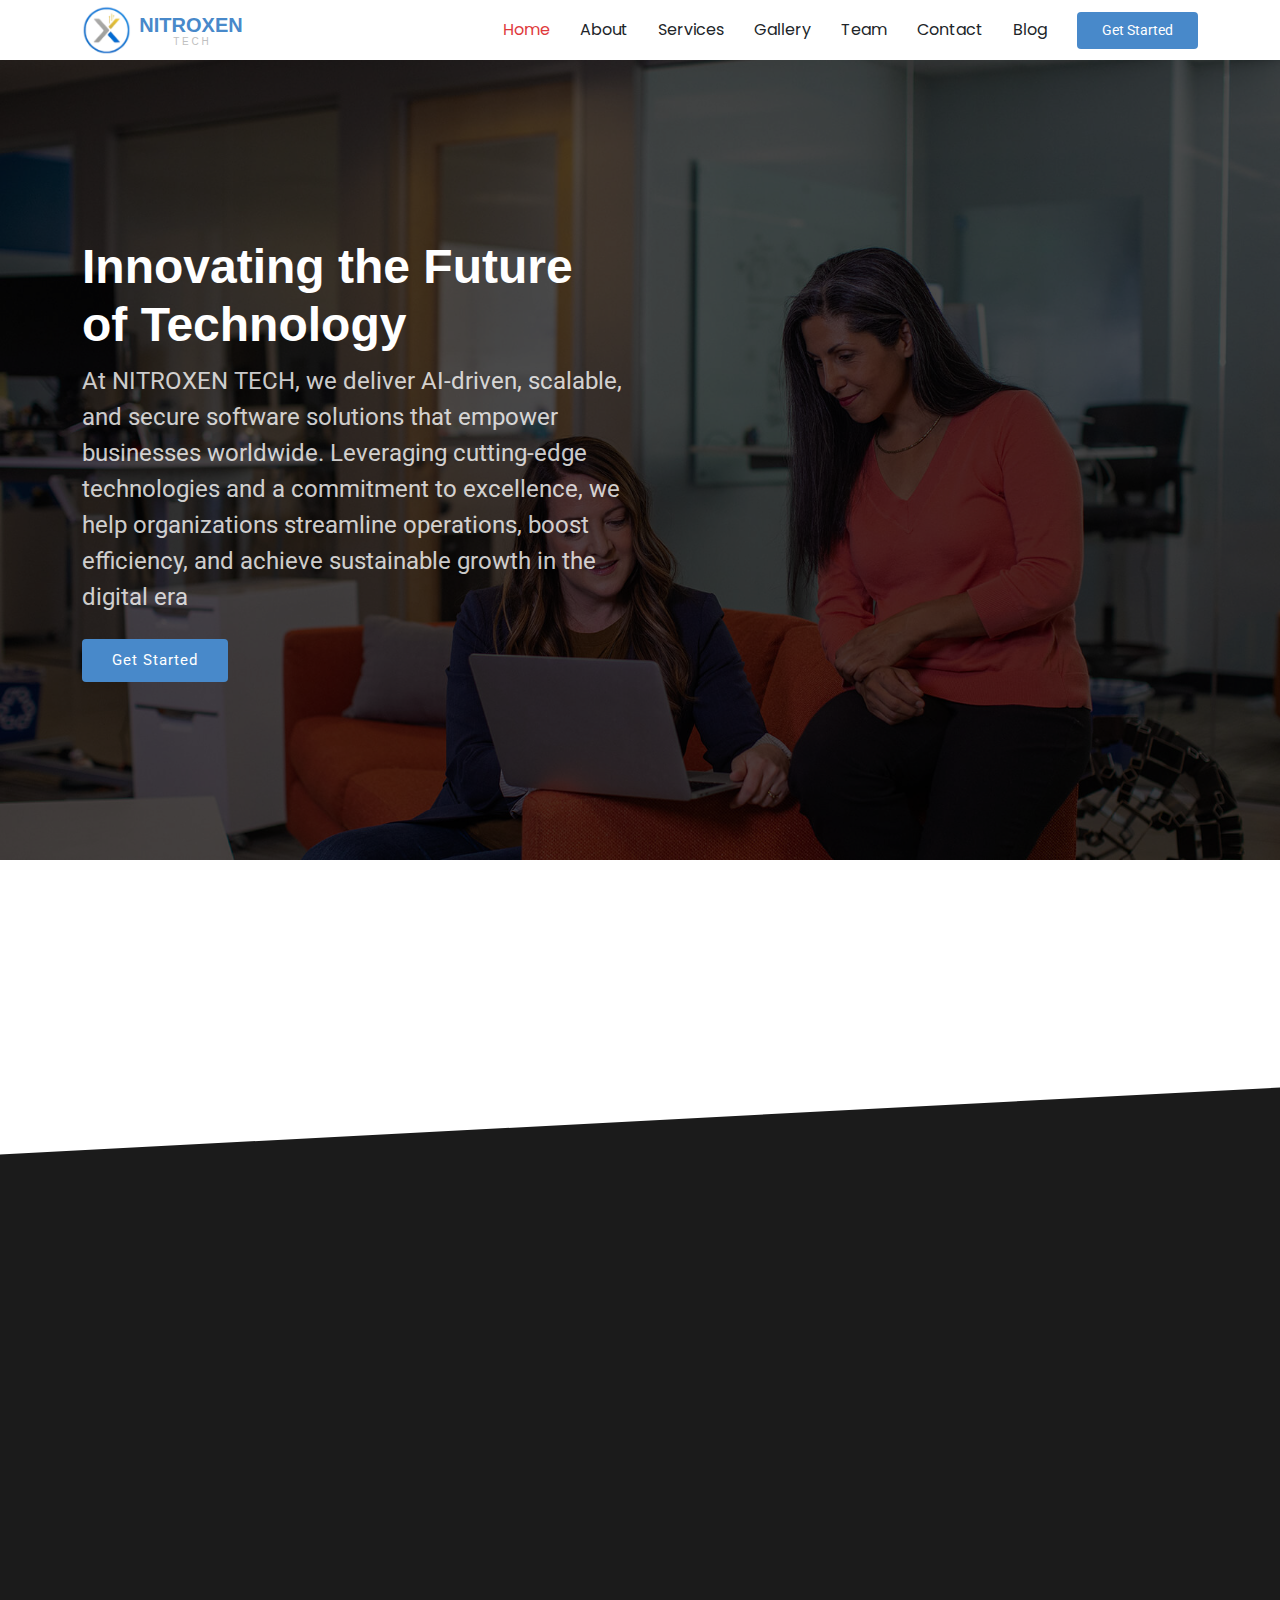
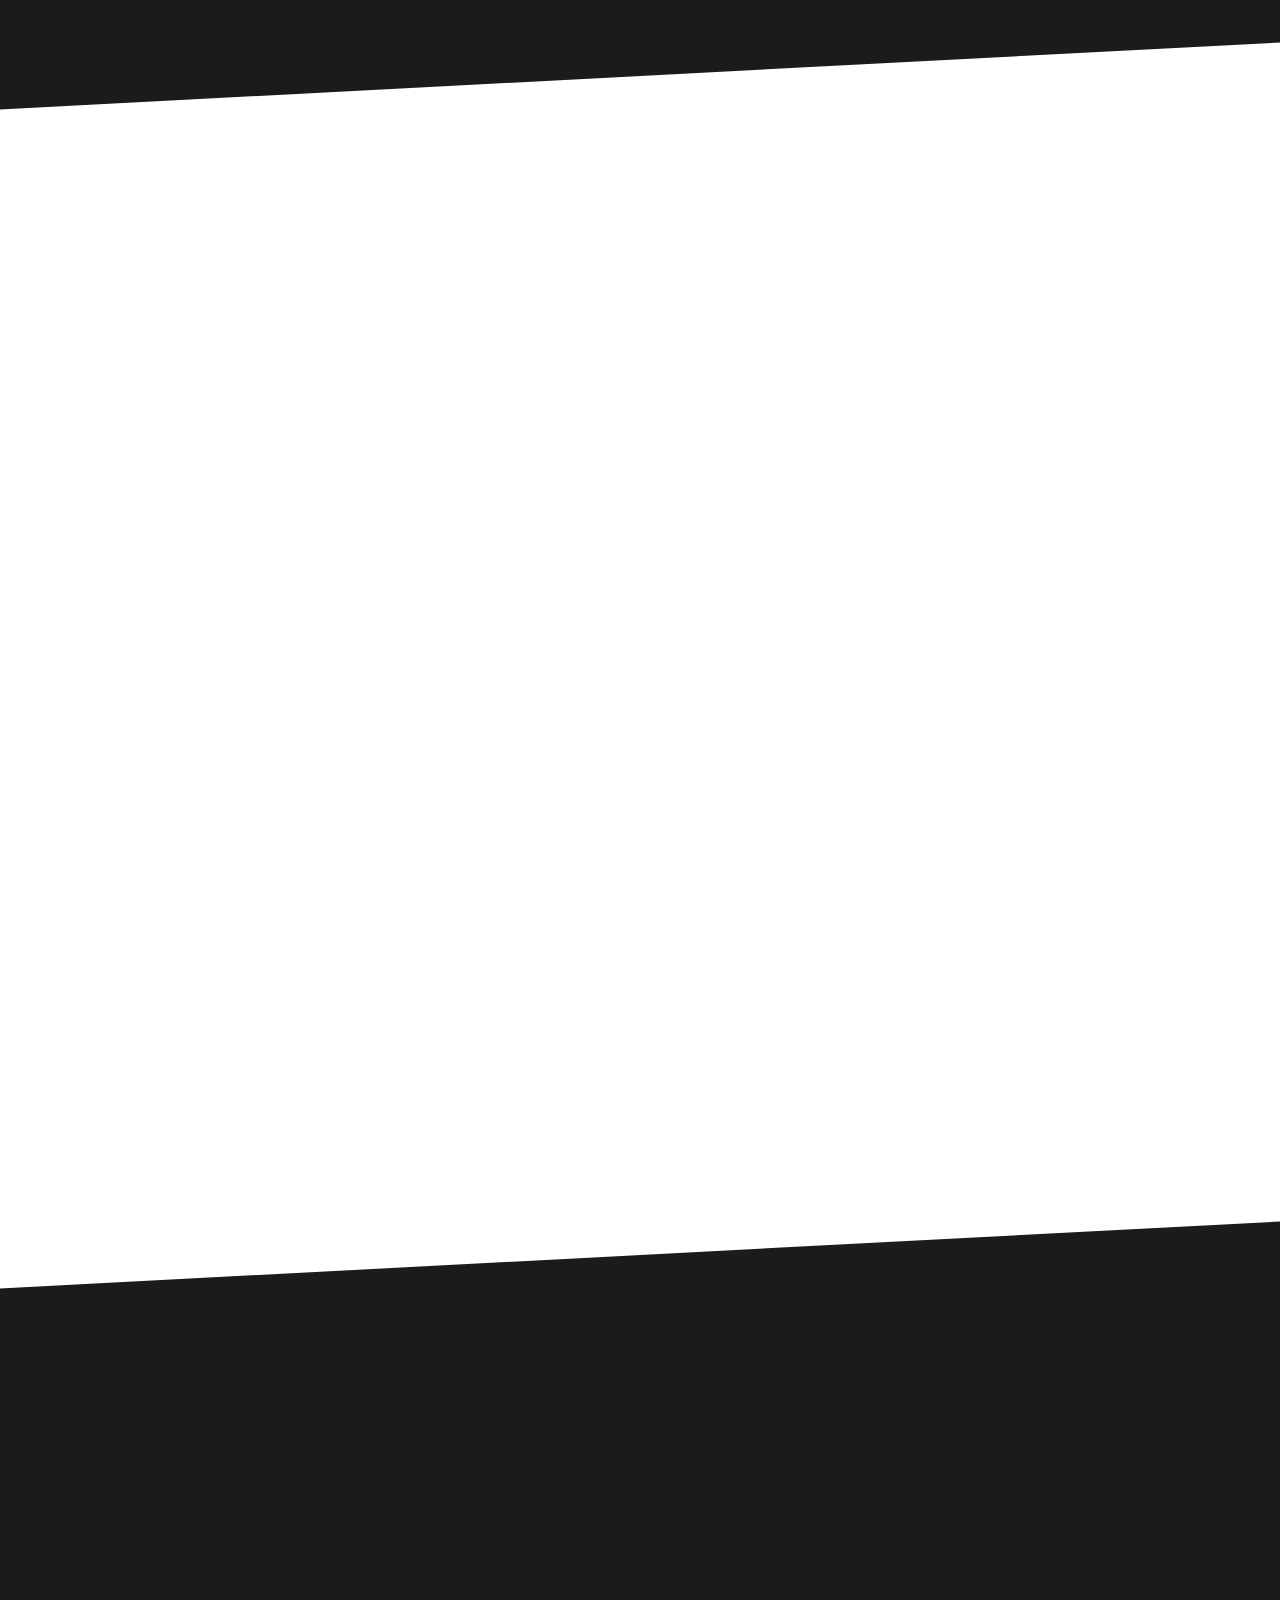
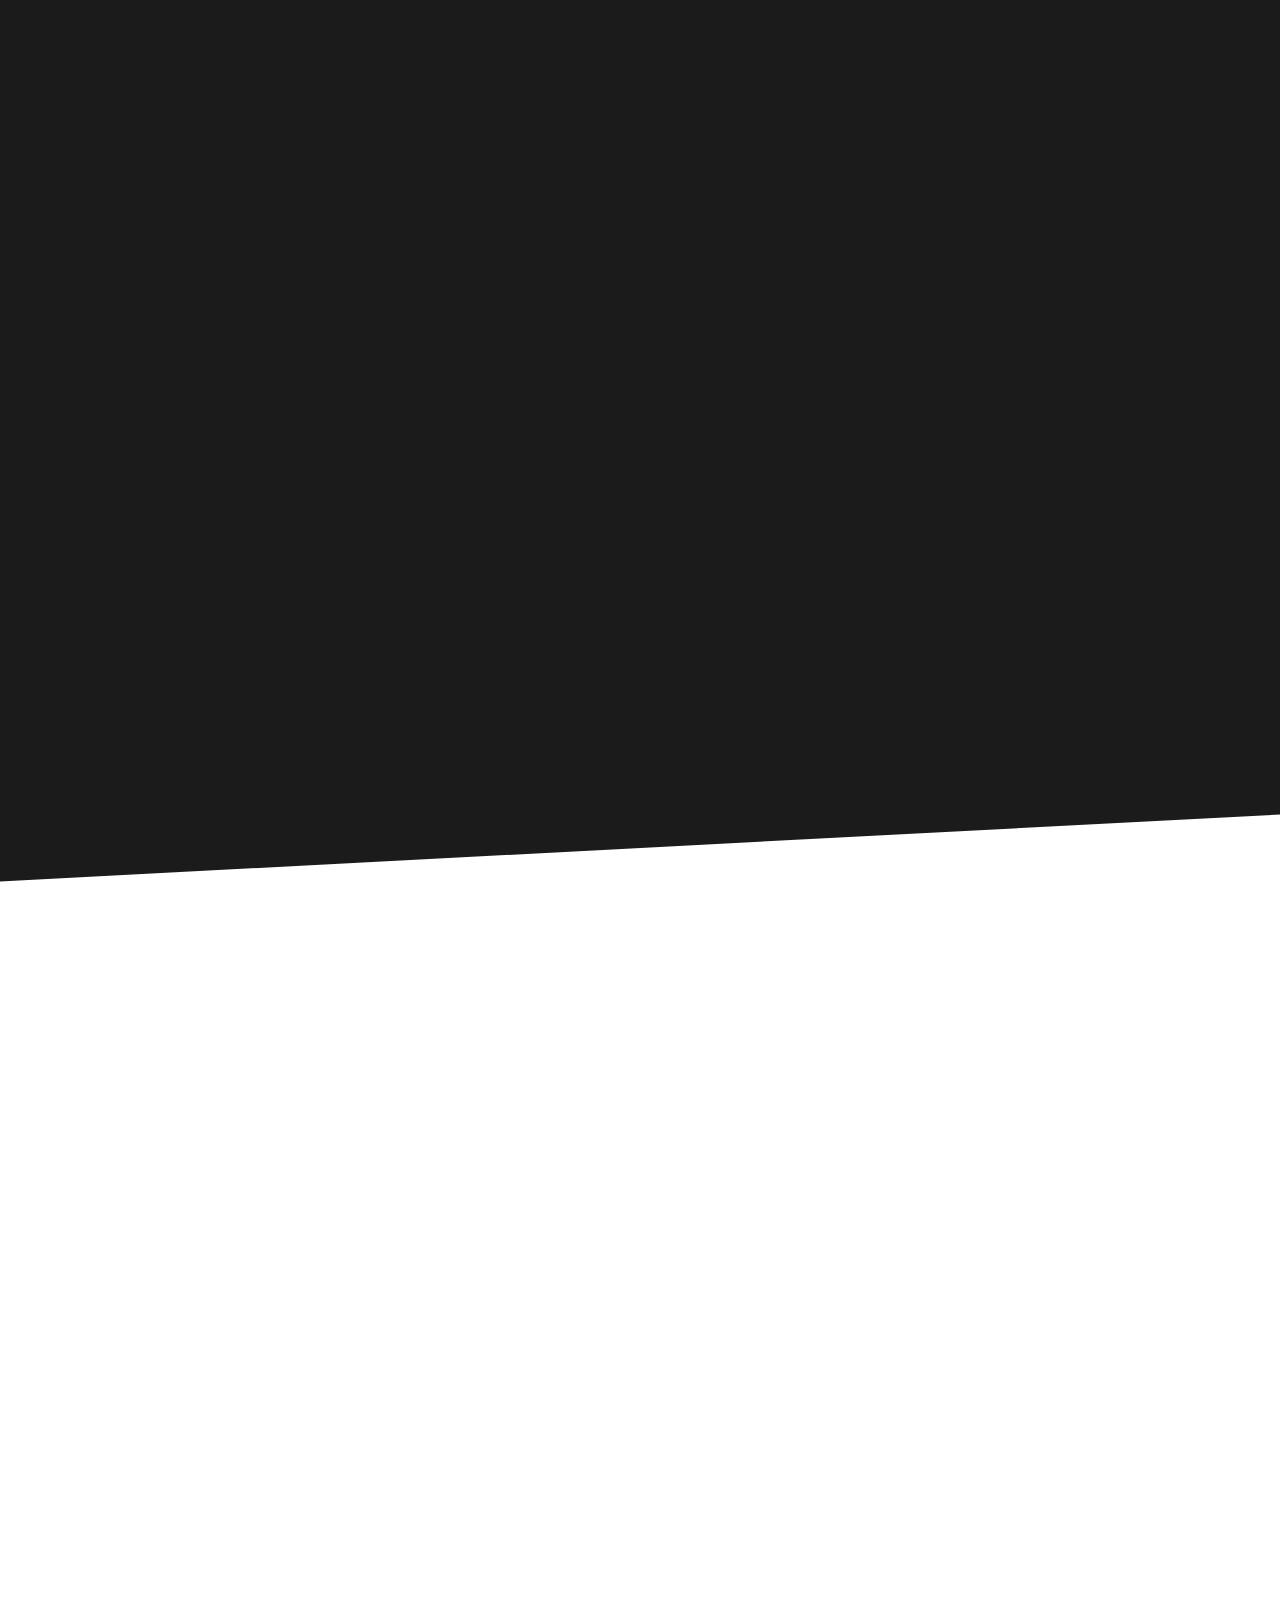
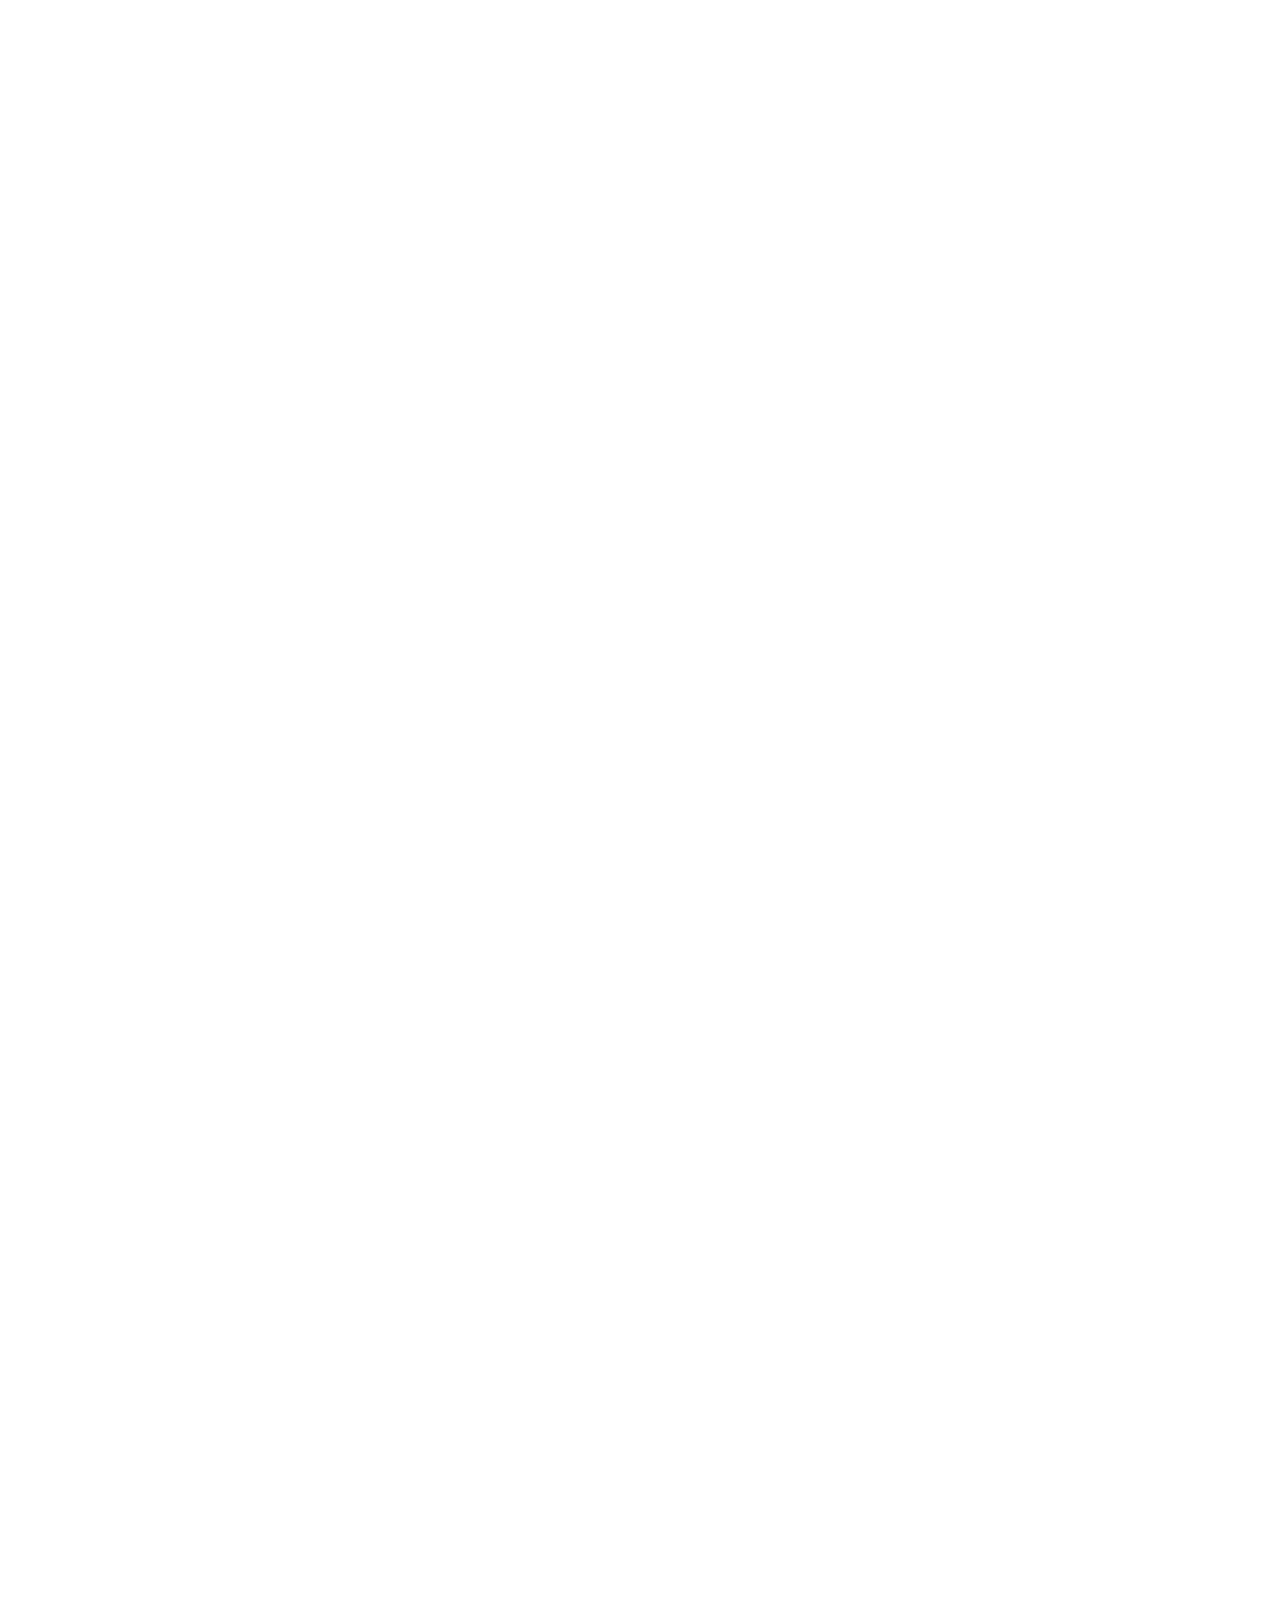
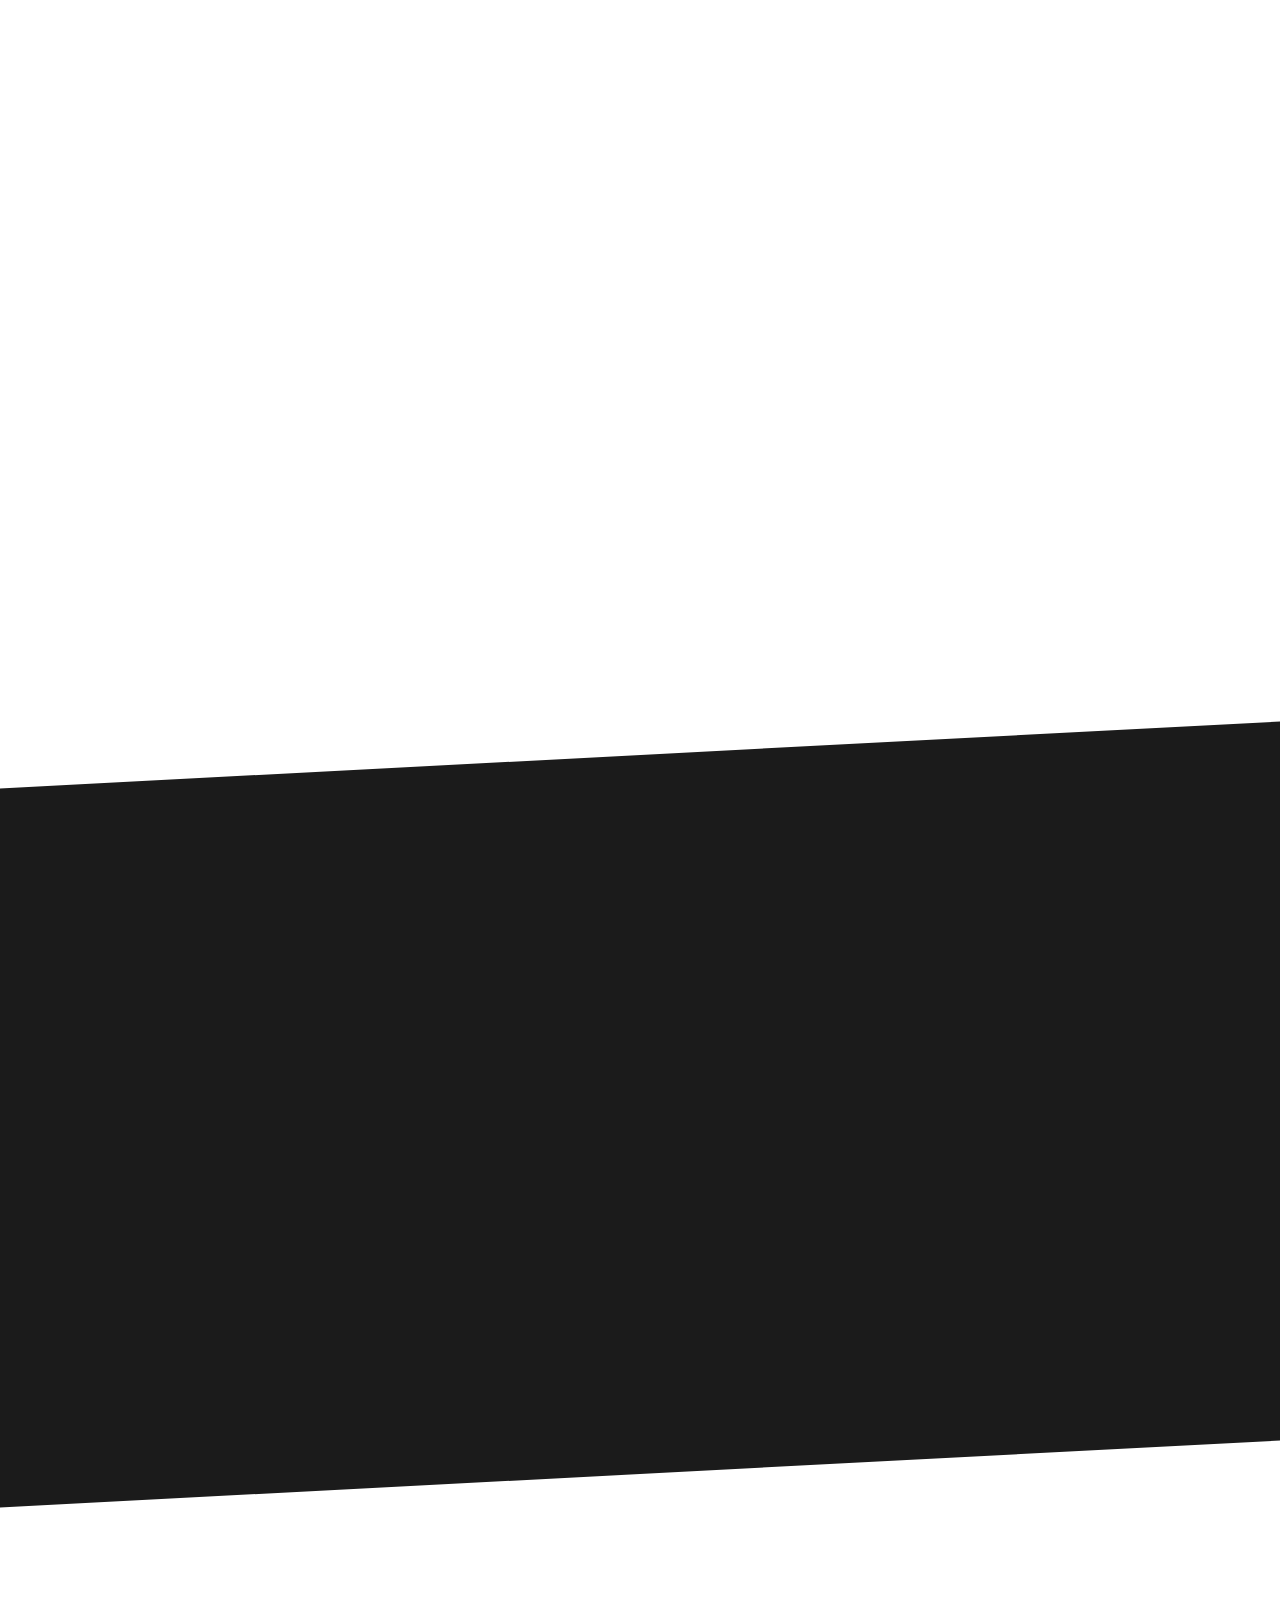
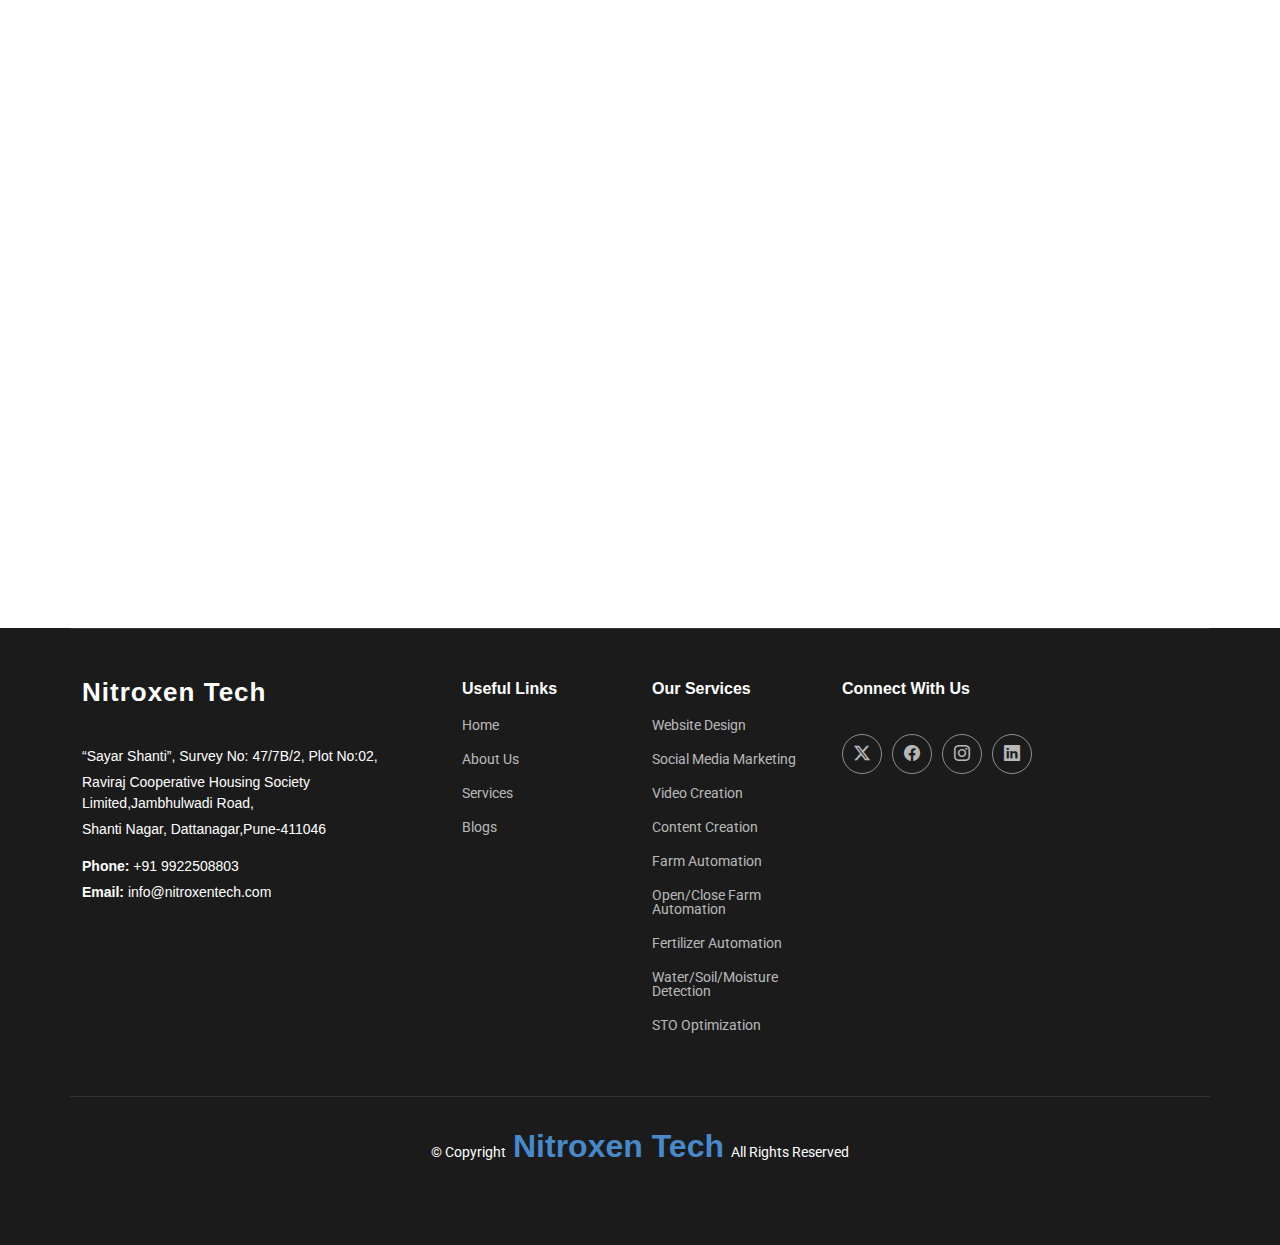
<file: index.html>
<!DOCTYPE html>
<html lang="en">

<head>
  <meta charset="utf-8">
  <meta content="width=device-width, initial-scale=1.0" name="viewport">
  <title>Index - Nitroxen Tech</title>
  <meta name="description" content="">
  <meta name="keywords" content="">

  <!-- Favicons -->
  <link href="assets/img/logo-2.png" rel="icon">
  <link href="assets/img/favicon.png" rel="apple-touch-icon">

  <!-- Fonts -->
  <link href="https://fonts.googleapis.com" rel="preconnect">
  <link href="https://fonts.gstatic.com" rel="preconnect" crossorigin>
  <link href="https://fonts.googleapis.com/css2?family=Roboto:ital,wght@0,100;0,300;0,400;0,500;0,700;0,900;1,100;1,300;1,400;1,500;1,700;1,900&family=Poppins:ital,wght@0,100;0,200;0,300;0,400;0,500;0,600;0,700;0,800;0,900;1,100;1,200;1,300;1,400;1,500;1,600;1,700;1,800;1,900&family=Raleway:ital,wght@0,100;0,200;0,300;0,400;0,500;0,600;0,700;0,800;0,900;1,100;1,200;1,300;1,400;1,500;1,600;1,700;1,800;1,900&display=swap" rel="stylesheet">

  <!-- Vendor CSS Files -->
  <link href="assets/vendor/bootstrap/css/bootstrap.min.css" rel="stylesheet">
  <link href="assets/vendor/bootstrap-icons/bootstrap-icons.css" rel="stylesheet">
  <link href="assets/vendor/aos/aos.css" rel="stylesheet">
  <link href="assets/vendor/glightbox/css/glightbox.min.css" rel="stylesheet">
  <link href="assets/vendor/swiper/swiper-bundle.min.css" rel="stylesheet">

  <!-- Main CSS File -->
  <link href="assets/css/main.css" rel="stylesheet">

</head>

<body class="index-page">

    
  <!-- Loader 
  <div class="loader">
    <div class="loader-content">
      <img src="/assets/img/logo-2.png" alt="Logo">
      <div>
        <h1 class="sitename">NITROXEN</h1> 
        <span>T E C H</span>
      </div>
    </div>

     Progress bar 
    <div class="progress-bar">
      <div class="progress-fill" id="progress-fill"></div>
    </div>
  </div> -->

  
  <header id="header" class="header d-flex align-items-center sticky-top">
    <div class="container-fluid container-xl position-relative d-flex align-items-center">

      <a href="index.html" class="logo d-flex align-items-center me-auto">
        <!-- Uncomment the line below if you also wish to use an image logo -->
        <img src="assets/img/logo-2.png" alt="">
        <div>
              <h1 class="sitename">NITROXEN</h1> 
              <span>T E C H</span>
        </div>

      </a>

      <nav id="navmenu" class="navmenu">
        <ul>
          <li><a href="#hero" class="active">Home<br></a></li>
          <li><a href="#about">About</a></li>
          <li><a href="#services">Services</a></li>
          <li><a href="#Gallery">Gallery</a></li>
          <li><a href="#team">Team</a></li>
          <li><a href="#contact">Contact</a></li>
          <li><a href="./pages/blog.html">Blog</a></li>
        </ul>
        <i class="mobile-nav-toggle d-xl-none bi bi-list"></i>
      </nav>

      <a class="btn-getstarted" href="index.html#about">Get Started</a>

    </div>
  </header>

  <main class="main">

    <!-- Hero Section -->
    <section id="hero" class="hero section">

      <img src="assets/img/hero-bg.jpg" alt="" data-aos="fade-in">

      <div class="container">
        <div class="row">
          <div class="col-lg-6">
            <h2 data-aos="fade-up" data-aos-delay="100">Innovating the Future of Technology</h2>
            <p data-aos="fade-up" data-aos-delay="200">At NITROXEN TECH, we deliver AI-driven, scalable, and secure software solutions that empower businesses worldwide. Leveraging cutting-edge technologies and a commitment to excellence, we help organizations streamline operations, boost efficiency, and achieve sustainable growth in the digital era</p>
            <div class="d-flex mt-4" data-aos="fade-up" data-aos-delay="300">
              <a href="#about" class="btn-get-started">Get Started</a>
              <!-- <a href="https://www.youtube.com/watch?v=Y7f98aduVJ8" class="glightbox btn-watch-video d-flex align-items-center">
                      <i class="bi bi-play-circle"></i><span>Watch Video</span>
                    </a> -->
            </div>

          </div>
        </div>
      </div>

    </section><!-- /Hero Section -->

    <!-- Clients Section -->
    <section id="clients" class="clients section">

      <div class="container" data-aos="fade-up" data-aos-delay="100">

        <div class="swiper init-swiper">
          <script type="application/json" class="swiper-config">
            {
              "loop": true,
              "speed": 600,
              "autoplay": {
                "delay": 5000
              },
              "slidesPerView": "auto",
              "pagination": {
                "el": ".swiper-pagination",
                "type": "bullets",
                "clickable": true
              },
              "breakpoints": {
                "320": {
                  "slidesPerView": 2,
                  "spaceBetween": 40
                },
                "480": {
                  "slidesPerView": 3,
                  "spaceBetween": 60
                },
                "640": {
                  "slidesPerView": 4,
                  "spaceBetween": 80
                },
                "992": {
                  "slidesPerView": 6,
                  "spaceBetween": 120
                }
              }
            }
          </script>
            <div class="swiper-wrapper align-items-center">
              <div class="swiper-slide">
                <a href="https://agriwealthindia.com/" target="_blank" rel="noopener noreferrer">
                  <img src="assets/img/clients/client-1.png" class="img-fluid" alt="">
                </a>
              </div>
              <div class="swiper-slide">
                <a href="https://nutrifresh.co.in/#/" target="_blank" rel="noopener noreferrer">
                  <img src="assets/img/clients/client-2.png" class="img-fluid" alt="">
                </a>
              </div>
              <div class="swiper-slide">
                <a href="#" target="_blank" rel="noopener noreferrer">
                  <img src="assets/img/clients/client-3.png" class="img-fluid" alt="">
                </a>
              </div>
              <div class="swiper-slide">
                <a href="#" target="_blank" rel="noopener noreferrer">
                  <img src="assets/img/clients/client-4.png" class="img-fluid" alt="">
                </a>
              </div>
              <div class="swiper-slide">
                <a href="#" target="_blank" rel="noopener noreferrer">
                  <img src="assets/img/clients/client-5.png" class="img-fluid" alt="">
                </a>
              </div>
                <div class="swiper-slide">
                <a href="https://agriwealthindia.com/" target="_blank" rel="noopener noreferrer">
                  <img src="assets/img/clients/client-1.png" class="img-fluid" alt="">
                </a>
              </div>
              <div class="swiper-slide">
                <a href="https://nutrifresh.co.in/#/" target="_blank" rel="noopener noreferrer">
                  <img src="assets/img/clients/client-2.png" class="img-fluid" alt="">
                </a>
              </div>
              <div class="swiper-slide">
                <a href="#" target="_blank" rel="noopener noreferrer">
                  <img src="assets/img/clients/client-3.png" class="img-fluid" alt="">
                </a>
              </div>
              <div class="swiper-slide">
                <a href="#" target="_blank" rel="noopener noreferrer">
                  <img src="assets/img/clients/client-4.png" class="img-fluid" alt="">
                </a>
              </div>
              <div class="swiper-slide">
                <a href="#" target="_blank" rel="noopener noreferrer">
                  <img src="assets/img/clients/client-5.png" class="img-fluid" alt="">
                </a>
              </div>

            </div>

          <div class="swiper-pagination"></div>
        </div>

      </div>

    </section><!-- /Clients Section -->

    <!-- About Section -->
    <section  class="about section section-bg dark-background">

      <div id="about" class="container position-relative">

        <div class="row gy-5">

          <div  class="content col-xl-5 d-flex flex-column" data-aos="fade-up" data-aos-delay="100">
            <h3>Innovating Business Through Technology</h3>
            <p>
              Nitroxen Tech is a Pune-based software company delivering reliable business solutions across industries.
              We specialize in web development, cloud computing, consulting, and microservices, helping clients transform
              their ideas into scalable digital products. With expertise across automotive, agriculture, education, and more,
              we aim to drive efficiency, innovation, and growth for our partners.
            </p>

            <div>
                <a href="/pages/about.html" class="about-btn align-self-center align-self-xl-start"><span>About us</span> <i class="bi bi-chevron-right"></i></a>
                <a href="/pages/Project-Section.html" class="about-btn align-self-center align-self-xl-end"><span>Our Projects</span> <i class="bi bi-chevron-right"></i></a>
            </div>
            
          </div>

          <div class="col-xl-7" data-aos="fade-up" data-aos-delay="200">
            <div class="row gy-4">

              <div class="col-md-6 icon-box position-relative">
                <i class="bi bi-briefcase"></i>
                <h4><a href="" class="stretched-link">End-to-End Solutions</a></h4>
                <p>From idea to deployment, we provide complete solutions tailored to business needs across diverse domains.</p>
              </div><!-- Icon-Box -->

              <div class="col-md-6 icon-box position-relative">
                <i class="bi bi-gem"></i>
                <h4><a href="" class="stretched-link">Quality & Innovation</a></h4>
                <p>We prioritize delivering high-quality software with innovative features that empower organizations to grow.</p>
              </div><!-- Icon-Box -->

              <div class="col-md-6 icon-box position-relative">
                <i class="bi bi-broadcast"></i>
                <h4><a href="" class="stretched-link">Cloud & Scalability</a></h4>
                <p>Our cloud-first approach ensures scalable, secure, and high-performance applications for global reach.</p>
              </div><!-- Icon-Box -->

              <div class="col-md-6 icon-box position-relative">
                <i class="bi bi-easel"></i>
                <h4><a href="" class="stretched-link">Industry Expertise</a></h4>
                <p>With experience in automotive, agriculture, education, and more, we deliver solutions that fit every sector.</p>
              </div><!-- Icon-Box -->

            </div>
          </div>

        </div>

      </div>

    </section><!-- /About Section -->


    <!-- Stats Section -->
    <section id="stats" class="stats section">


      

      <div class="container" data-aos="fade-up" data-aos-delay="100">

        <div class="row gy-4">

          <div class="col-lg-3 col-md-6 d-flex flex-column align-items-center">
            <i class="bi bi-emoji-smile"></i>
            <div class="stats-item">
              <span data-purecounter-start="0" data-purecounter-end="07" data-purecounter-duration="1" class="purecounter"></span>
              <p>Happy Clients</p>
            </div>
          </div><!-- End Stats Item -->

          <div class="col-lg-3 col-md-6 d-flex flex-column align-items-center">
            <i class="bi bi-journal-richtext"></i>
            <div class="stats-item">
              <span data-purecounter-start="0" data-purecounter-end="07" data-purecounter-duration="1" class="purecounter"></span>
              <p>Projects</p>
            </div>
          </div><!-- End Stats Item -->

          <div class="col-lg-3 col-md-6 d-flex flex-column align-items-center">
            <i class="bi bi-headset"></i>
            <div class="stats-item">
              <span data-purecounter-start="0" data-purecounter-end="24" data-purecounter-duration="1" class="purecounter"></span>
              <p>Hours Of Support</p>
            </div>
          </div><!-- End Stats Item -->

          <div class="col-lg-3 col-md-6 d-flex flex-column align-items-center">
            <i class="bi bi-people"></i>
            <div class="stats-item">
              <span data-purecounter-start="0" data-purecounter-end="35" data-purecounter-duration="1" class="purecounter"></span>
              <p>Hard Workers</p>
            </div>
          </div><!-- End Stats Item -->

        </div>

      </div>

    </section><!-- /Stats Section -->



    <!-- Tabs Section -->
<section id="tabs" class="tabs section">

   <!-- Section Title -->
  <div class="container section-title" data-aos="fade-up">
    <h2>Industries We Serve</h2>
    <p>Nitroxen Tech delivers innovative software solutions across diverse sectors including automotive, agriculture, education, and more.</p>
  </div><!-- End Section Title -->

  <div class="container">

    <ul class="nav nav-tabs row d-flex" data-aos="fade-up" data-aos-delay="100">
      <li class="nav-item col-3">
        <a class="nav-link active show" data-bs-toggle="tab" data-bs-target="#tabs-tab-1">
          <i class="bi bi-binoculars"></i>
          <h4 class="d-none d-lg-block">Automotive Industry</h4>
        </a>
      </li>
      <li class="nav-item col-3">
        <a class="nav-link" data-bs-toggle="tab" data-bs-target="#tabs-tab-2">
          <i class="bi bi-box-seam"></i>
          <h4 class="d-none d-lg-block">Agriculture Sector</h4>
        </a>
      </li>
      <li class="nav-item col-3">
        <a class="nav-link" data-bs-toggle="tab" data-bs-target="#tabs-tab-3">
          <i class="bi bi-brightness-high"></i>
          <h4 class="d-none d-lg-block">Education & E-Learning</h4>
        </a>
      </li>
      <li class="nav-item col-3">
        <a class="nav-link" data-bs-toggle="tab" data-bs-target="#tabs-tab-4">
          <i class="bi bi-command"></i>
          <h4 class="d-none d-lg-block">Other Industries</h4>
        </a>
      </li>
    </ul><!-- End Tab Nav -->

    <div class="tab-content" data-aos="fade-up" data-aos-delay="200">

      <div class="tab-pane fade active show" id="tabs-tab-1">
        <div class="row">
          <div class="col-lg-6 order-2 order-lg-1 mt-3 mt-lg-0">
            <h3>Innovative Software for Automotive Businesses</h3>
            <p class="fst-italic">
              Nitroxen Tech provides tailored digital solutions for automotive companies to streamline operations, enhance productivity, and improve customer experiences.
            </p>
            <ul>
              <li><i class="bi bi-check2-all"></i> <span>Fleet management and automotive ERP solutions.</span></li>
              <li><i class="bi bi-check2-all"></i> <span>Connected vehicle platforms and IoT integrations.</span></li>
              <li><i class="bi bi-check2-all"></i> <span>Data analytics for sales, production, and customer behavior.</span></li>
            </ul>
          </div>
          <div class="col-lg-6 order-1 order-lg-2 text-center">
            <img src="assets/img/automotive.jpg" alt="Automotive Industry" class="img-fluid">
          </div>
        </div>
      </div><!-- End Tab Content Item -->

      <div class="tab-pane fade" id="tabs-tab-2">
        <div class="row">
          <div class="col-lg-6 order-2 order-lg-1 mt-3 mt-lg-0">
            <h3>Smart Solutions for Agriculture</h3>
            <p class="fst-italic">
              We empower the agriculture sector with technology-driven solutions to optimize crop management, supply chains, and farm productivity.
            </p>
            <ul>
              <li><i class="bi bi-check2-all"></i> <span>Farm management and precision agriculture software.</span></li>
              <li><i class="bi bi-check2-all"></i> <span>IoT and sensor-based monitoring for crops and livestock.</span></li>
              <li><i class="bi bi-check2-all"></i> <span>Data analytics for yield prediction and resource optimization.</span></li>
            </ul>
          </div>
          <div class="col-lg-6 order-1 order-lg-2 text-center">
            <img src="assets/img/agriculture.jpg" alt="Agriculture Sector" class="img-fluid">
          </div>
        </div>
      </div><!-- End Tab Content Item -->

      <div class="tab-pane fade" id="tabs-tab-3">
        <div class="row">
          <div class="col-lg-6 order-2 order-lg-1 mt-3 mt-lg-0">
            <h3>Transforming Education & E-Learning</h3>
            <p class="fst-italic">
              Nitroxen Tech develops interactive, scalable, and secure e-learning platforms for schools, colleges, and training institutes.
            </p>
            <ul>
              <li><i class="bi bi-check2-all"></i> <span>Custom LMS and digital classroom solutions.</span></li>
              <li><i class="bi bi-check2-all"></i> <span>Virtual training platforms with assessment modules.</span></li>
              <li><i class="bi bi-check2-all"></i> <span>Integration with cloud and microservices for seamless learning experience.</span></li>
            </ul>
          </div>
          <div class="col-lg-6 order-1 order-lg-2 text-center">
            <img src="assets/img/education.jpg" alt="Education & E-Learning" class="img-fluid">
          </div>
        </div>
      </div><!-- End Tab Content Item -->

      <div class="tab-pane fade" id="tabs-tab-4">
        <div class="row">
          <div class="col-lg-6 order-2 order-lg-1 mt-3 mt-lg-0">
            <h3>Solutions for Diverse Industries</h3>
            <p class="fst-italic">
              Beyond automotive, agriculture, and education, Nitroxen Tech provides innovative software solutions for healthcare, logistics, retail, and more.
            </p>
            <ul>
              <li><i class="bi bi-check2-all"></i> <span>Custom software solutions for industry-specific requirements.</span></li>
              <li><i class="bi bi-check2-all"></i> <span>Cloud-based and microservices applications for scalable operations.</span></li>
              <li><i class="bi bi-check2-all"></i> <span>Consulting and implementation support for digital transformation.</span></li>
            </ul>
          </div>
          <div class="col-lg-6 order-1 order-lg-2 text-center">
            <img src="assets/img/other-industries.jpg" alt="Other Industries" class="img-fluid">
          </div>
        </div>
      </div><!-- End Tab Content Item -->

    </div>

  </div>

</section><!-- /Tabs Section -->



   <!-- Services Section -->
<section id="services" class="services section section-bg dark-background">

  <!-- Section Title -->
  <div class="container section-title" data-aos="fade-up">
    <h2>Services</h2>
    <p>We deliver innovative and scalable software solutions to empower businesses across industries with technology-driven growth.</p>
  </div><!-- End Section Title -->

  <div class="container">

    <div class="row gy-4">

      <div class="col-md-6" data-aos="fade-up" data-aos-delay="100">
        <div class="service-item d-flex position-relative h-100">
          <i class="bi bi-briefcase icon flex-shrink-0"></i>
          <div>
            <h4 class="title"><a href="service-details.html" class="stretched-link">Website Design</a></h4>
            <p class="description">Creative and responsive website designs tailored to engage users and elevate your brand presence online.</p>
          </div>
        </div>
      </div><!-- End Service Item -->

      <div class="col-md-6" data-aos="fade-up" data-aos-delay="200">
        <div class="service-item d-flex position-relative h-100">
          <i class="bi bi-card-checklist icon flex-shrink-0"></i>
          <div>
            <h4 class="title"><a href="service-details.html" class="stretched-link">Social Media Marketing</a></h4>
            <p class="description">Targeted social media campaigns to boost brand awareness, engagement, and customer retention.</p>
          </div>
        </div>
      </div><!-- End Service Item -->

      <div class="col-md-6" data-aos="fade-up" data-aos-delay="300">
        <div class="service-item d-flex position-relative h-100">
          <i class="bi bi-bar-chart icon flex-shrink-0"></i>
          <div>
            <h4 class="title"><a href="service-details.html" class="stretched-link">Video Creation</a></h4>
            <p class="description">Professional video production services to communicate your brand story and captivate your audience.</p>
          </div>
        </div>
      </div><!-- End Service Item -->

      <div class="col-md-6" data-aos="fade-up" data-aos-delay="400">
        <div class="service-item d-flex position-relative h-100">
          <i class="bi bi-binoculars icon flex-shrink-0"></i>
          <div>
            <h4 class="title"><a href="service-details.html" class="stretched-link">Content Creation</a></h4>
            <p class="description">Engaging and SEO-optimized content crafted to drive traffic, leads, and conversions.</p>
          </div>
        </div>
      </div><!-- End Service Item -->

      <div class="col-md-6" data-aos="fade-up" data-aos-delay="500">
        <div class="service-item d-flex position-relative h-100">
          <i class="bi bi-brightness-high icon flex-shrink-0"></i>
          <div>
            <h4 class="title"><a href="service-details.html" class="stretched-link">Farm Automation</a></h4>
            <p class="description">Innovative automation solutions to optimize farm operations and maximize productivity.</p>
          </div>
        </div>
      </div><!-- End Service Item -->

      <div class="col-md-6" data-aos="fade-up" data-aos-delay="600">
        <div class="service-item d-flex position-relative h-100">
          <i class="bi bi-calendar4-week icon flex-shrink-0"></i>
          <div>
            <h4 class="title"><a href="service-details.html" class="stretched-link">Open Farm & Close Farm Automation</a></h4>
            <p class="description">Efficient management systems for both open and closed farm environments leveraging smart technology.</p>
          </div>
        </div>
      </div><!-- End Service Item -->

      <div class="col-md-6" data-aos="fade-up" data-aos-delay="700">
        <div class="service-item d-flex position-relative h-100">
          <i class="bi bi-droplet icon flex-shrink-0"></i>
          <div>
            <h4 class="title"><a href="service-details.html" class="stretched-link">Fertilizer Automation</a></h4>
            <p class="description">Automated fertilizer application systems ensuring precise and efficient nutrient management.</p>
          </div>
        </div>
      </div><!-- End Service Item -->

      <div class="col-md-6" data-aos="fade-up" data-aos-delay="800">
        <div class="service-item d-flex position-relative h-100">
          <i class="bi bi-water icon flex-shrink-0"></i>
          <div>
            <h4 class="title"><a href="service-details.html" class="stretched-link">Water / Soil / Moisture Detection</a></h4>
            <p class="description">Advanced sensor systems for accurate detection and analysis of water, soil, and moisture conditions.</p>
          </div>
        </div>
      </div><!-- End Service Item -->

      <div class="col-md-6" data-aos="fade-up" data-aos-delay="900">
        <div class="service-item d-flex position-relative h-100">
          <i class="bi bi-speedometer2 icon flex-shrink-0"></i>
          <div>
            <h4 class="title"><a href="service-details.html" class="stretched-link">STO Optimization</a></h4>
            <p class="description">Optimizing standard operating procedures (STO) with technological solutions for enhanced efficiency.</p>
          </div>
        </div>
      </div><!-- End Service Item -->

    </div>

  </div>

</section><!-- /Services Section -->



    <!-- Portfolio Section -->
    <section id="Gallery" class="portfolio section">

      <!-- Section Title -->
      <div class="container section-title" data-aos="fade-up">
        <h2>Gallery</h2>
        <p>Our Journey in Pictures</p>
      </div><!-- End Section Title -->

      <div class="container">

        <div class="isotope-layout" data-default-filter="*" data-layout="masonry" data-sort="original-order">

          <ul class="portfolio-filters isotope-filters" data-aos="fade-up" data-aos-delay="100">
            <li data-filter="*" class="filter-active">All</li>
            <li data-filter=".filter-app">App</li>
            <li data-filter=".filter-product">Product</li>
            <li data-filter=".filter-branding">Branding</li>
            <li data-filter=".filter-books">Books</li>
          </ul><!-- End Portfolio Filters -->

          <div class="row gy-4 isotope-container" data-aos="fade-up" data-aos-delay="200">

            <div class="col-lg-4 col-md-6 portfolio-item isotope-item filter-app">
              <div class="portfolio-content h-100">
                <img src="assets/img/portfolio/app-1.jpg" class="img-fluid" alt="">
                <div class="portfolio-info">
                  <h4>App 1</h4>
                  <p>Lorem ipsum, dolor sit amet consectetur</p>
                  <a href="assets/img/portfolio/app-1.jpg" title="App 1" data-gallery="portfolio-gallery-app" class="glightbox preview-link"><i class="bi bi-zoom-in"></i></a>
                  <a href="portfolio-details.html" title="More Details" class="details-link"><i class="bi bi-link-45deg"></i></a>
                </div>
              </div>
            </div><!-- End Portfolio Item -->

            <div class="col-lg-4 col-md-6 portfolio-item isotope-item filter-product">
              <div class="portfolio-content h-100">
                <img src="assets/img/portfolio/product-1.jpg" class="img-fluid" alt="">
                <div class="portfolio-info">
                  <h4>Product 1</h4>
                  <p>Lorem ipsum, dolor sit amet consectetur</p>
                  <a href="assets/img/portfolio/product-1.jpg" title="Product 1" data-gallery="portfolio-gallery-product" class="glightbox preview-link"><i class="bi bi-zoom-in"></i></a>
                  <a href="portfolio-details.html" title="More Details" class="details-link"><i class="bi bi-link-45deg"></i></a>
                </div>
              </div>
            </div><!-- End Portfolio Item -->

            <div class="col-lg-4 col-md-6 portfolio-item isotope-item filter-branding">
              <div class="portfolio-content h-100">
                <img src="assets/img/portfolio/branding-1.jpg" class="img-fluid" alt="">
                <div class="portfolio-info">
                  <h4>Branding 1</h4>
                  <p>Lorem ipsum, dolor sit amet consectetur</p>
                  <a href="assets/img/portfolio/branding-1.jpg" title="Branding 1" data-gallery="portfolio-gallery-branding" class="glightbox preview-link"><i class="bi bi-zoom-in"></i></a>
                  <a href="portfolio-details.html" title="More Details" class="details-link"><i class="bi bi-link-45deg"></i></a>
                </div>
              </div>
            </div><!-- End Portfolio Item -->

            <div class="col-lg-4 col-md-6 portfolio-item isotope-item filter-books">
              <div class="portfolio-content h-100">
                <img src="assets/img/portfolio/books-1.jpg" class="img-fluid" alt="">
                <div class="portfolio-info">
                  <h4>Books 1</h4>
                  <p>Lorem ipsum, dolor sit amet consectetur</p>
                  <a href="assets/img/portfolio/books-1.jpg" title="Branding 1" data-gallery="portfolio-gallery-book" class="glightbox preview-link"><i class="bi bi-zoom-in"></i></a>
                  <a href="portfolio-details.html" title="More Details" class="details-link"><i class="bi bi-link-45deg"></i></a>
                </div>
              </div>
            </div><!-- End Portfolio Item -->

            <div class="col-lg-4 col-md-6 portfolio-item isotope-item filter-app">
              <div class="portfolio-content h-100">
                <img src="assets/img/portfolio/app-2.jpg" class="img-fluid" alt="">
                <div class="portfolio-info">
                  <h4>App 2</h4>
                  <p>Lorem ipsum, dolor sit amet consectetur</p>
                  <a href="assets/img/portfolio/app-2.jpg" title="App 2" data-gallery="portfolio-gallery-app" class="glightbox preview-link"><i class="bi bi-zoom-in"></i></a>
                  <a href="portfolio-details.html" title="More Details" class="details-link"><i class="bi bi-link-45deg"></i></a>
                </div>
              </div>
            </div><!-- End Portfolio Item -->

            <div class="col-lg-4 col-md-6 portfolio-item isotope-item filter-product">
              <div class="portfolio-content h-100">
                <img src="assets/img/portfolio/product-2.jpg" class="img-fluid" alt="">
                <div class="portfolio-info">
                  <h4>Product 2</h4>
                  <p>Lorem ipsum, dolor sit amet consectetur</p>
                  <a href="assets/img/portfolio/product-2.jpg" title="Product 2" data-gallery="portfolio-gallery-product" class="glightbox preview-link"><i class="bi bi-zoom-in"></i></a>
                  <a href="portfolio-details.html" title="More Details" class="details-link"><i class="bi bi-link-45deg"></i></a>
                </div>
              </div>
            </div><!-- End Portfolio Item -->

            <div class="col-lg-4 col-md-6 portfolio-item isotope-item filter-branding">
              <div class="portfolio-content h-100">
                <img src="assets/img/portfolio/branding-2.jpg" class="img-fluid" alt="">
                <div class="portfolio-info">
                  <h4>Branding 2</h4>
                  <p>Lorem ipsum, dolor sit amet consectetur</p>
                  <a href="assets/img/portfolio/branding-2.jpg" title="Branding 2" data-gallery="portfolio-gallery-branding" class="glightbox preview-link"><i class="bi bi-zoom-in"></i></a>
                  <a href="portfolio-details.html" title="More Details" class="details-link"><i class="bi bi-link-45deg"></i></a>
                </div>
              </div>
            </div><!-- End Portfolio Item -->

            <div class="col-lg-4 col-md-6 portfolio-item isotope-item filter-books">
              <div class="portfolio-content h-100">
                <img src="assets/img/portfolio/books-2.jpg" class="img-fluid" alt="">
                <div class="portfolio-info">
                  <h4>Books 2</h4>
                  <p>Lorem ipsum, dolor sit amet consectetur</p>
                  <a href="assets/img/portfolio/books-2.jpg" title="Branding 2" data-gallery="portfolio-gallery-book" class="glightbox preview-link"><i class="bi bi-zoom-in"></i></a>
                  <a href="portfolio-details.html" title="More Details" class="details-link"><i class="bi bi-link-45deg"></i></a>
                </div>
              </div>
            </div><!-- End Portfolio Item -->

            <div class="col-lg-4 col-md-6 portfolio-item isotope-item filter-app">
              <div class="portfolio-content h-100">
                <img src="assets/img/portfolio/app-3.jpg" class="img-fluid" alt="">
                <div class="portfolio-info">
                  <h4>App 3</h4>
                  <p>Lorem ipsum, dolor sit amet consectetur</p>
                  <a href="assets/img/portfolio/app-3.jpg" title="App 3" data-gallery="portfolio-gallery-app" class="glightbox preview-link"><i class="bi bi-zoom-in"></i></a>
                  <a href="portfolio-details.html" title="More Details" class="details-link"><i class="bi bi-link-45deg"></i></a>
                </div>
              </div>
            </div><!-- End Portfolio Item -->

            <div class="col-lg-4 col-md-6 portfolio-item isotope-item filter-product">
              <div class="portfolio-content h-100">
                <img src="assets/img/portfolio/product-3.jpg" class="img-fluid" alt="">
                <div class="portfolio-info">
                  <h4>Product 3</h4>
                  <p>Lorem ipsum, dolor sit amet consectetur</p>
                  <a href="assets/img/portfolio/product-3.jpg" title="Product 3" data-gallery="portfolio-gallery-product" class="glightbox preview-link"><i class="bi bi-zoom-in"></i></a>
                  <a href="portfolio-details.html" title="More Details" class="details-link"><i class="bi bi-link-45deg"></i></a>
                </div>
              </div>
            </div><!-- End Portfolio Item -->

            <div class="col-lg-4 col-md-6 portfolio-item isotope-item filter-branding">
              <div class="portfolio-content h-100">
                <img src="assets/img/portfolio/branding-3.jpg" class="img-fluid" alt="">
                <div class="portfolio-info">
                  <h4>Branding 3</h4>
                  <p>Lorem ipsum, dolor sit amet consectetur</p>
                  <a href="assets/img/portfolio/branding-3.jpg" title="Branding 2" data-gallery="portfolio-gallery-branding" class="glightbox preview-link"><i class="bi bi-zoom-in"></i></a>
                  <a href="portfolio-details.html" title="More Details" class="details-link"><i class="bi bi-link-45deg"></i></a>
                </div>
              </div>
            </div><!-- End Portfolio Item -->

            <div class="col-lg-4 col-md-6 portfolio-item isotope-item filter-books">
              <div class="portfolio-content h-100">
                <img src="assets/img/portfolio/books-3.jpg" class="img-fluid" alt="">
                <div class="portfolio-info">
                  <h4>Books 3</h4>
                  <p>Lorem ipsum, dolor sit amet consectetur</p>
                  <a href="assets/img/portfolio/books-3.jpg" title="Branding 3" data-gallery="portfolio-gallery-book" class="glightbox preview-link"><i class="bi bi-zoom-in"></i></a>
                  <a href="portfolio-details.html" title="More Details" class="details-link"><i class="bi bi-link-45deg"></i></a>
                </div>
              </div>
            </div><!-- End Portfolio Item -->

          </div><!-- End Portfolio Container -->

        </div>

      </div>

    </section><!-- /Portfolio Section -->

    <!-- Testimonials Section -->
    <section id="testimonials" class="testimonials section">

      <!-- Section Title -->
      <div class="container section-title" data-aos="fade-up">
        <h2>Testimonials</h2>
        <p>Voices of Trust and Satisfaction</p>
      </div><!-- End Section Title -->

      <div class="container" data-aos="fade-up" data-aos-delay="100">

        <div class="swiper init-swiper">
          <script type="application/json" class="swiper-config">
            {
              "loop": true,
              "speed": 600,
              "autoplay": {
                "delay": 5000
              },
              "slidesPerView": "auto",
              "pagination": {
                "el": ".swiper-pagination",
                "type": "bullets",
                "clickable": true
              },
              "breakpoints": {
                "320": {
                  "slidesPerView": 1,
                  "spaceBetween": 40
                },
                "1200": {
                  "slidesPerView": 3,
                  "spaceBetween": 10
                }
              }
            }
          </script>
          <div class="swiper-wrapper">

            <div class="swiper-slide">
              <div class="testimonial-item">
                <img src="assets/img/Default.png" class="testimonial-img" alt="">
                <h3>Prashant Kumar</h3>
                <div class="stars">
                  <i class="bi bi-star-fill"></i><i class="bi bi-star-fill"></i><i class="bi bi-star-fill"></i><i class="bi bi-star-fill"></i><i class="bi bi-star-fill"></i>
                </div>
                <p>
                  <i class="bi bi-quote quote-icon-left"></i>
                  <span>Nitroxen Tech delivered exactly what we needed. Their expertise in AI-driven solutions helped us streamline operations and achieve faster results.</span>
                  <i class="bi bi-quote quote-icon-right"></i>
                </p>
              </div>
            </div><!-- End testimonial item -->

            <div class="swiper-slide">
              <div class="testimonial-item">
                <img src="assets/img/Default.png" class="testimonial-img" alt="">
                <h3>Avantika Dalvi</h3>
                <div class="stars">
                  <i class="bi bi-star-fill"></i><i class="bi bi-star-fill"></i><i class="bi bi-star-fill"></i><i class="bi bi-star-fill"></i><i class="bi bi-star-fill"></i>
                </div>
                <p>
                  <i class="bi bi-quote quote-icon-left"></i>
                  <span>Working with Nitroxen Tech was an excellent experience. Their web development and design services gave us a professional digital presence.</span>
                  <i class="bi bi-quote quote-icon-right"></i>
                </p>
              </div>
            </div><!-- End testimonial item -->

            <div class="swiper-slide">
              <div class="testimonial-item">
                <img src="assets/img/Default.png" class="testimonial-img" alt="">
                <h3>Pratik Kulkarni</h3>
                <div class="stars">
                  <i class="bi bi-star-fill"></i><i class="bi bi-star-fill"></i><i class="bi bi-star-fill"></i><i class="bi bi-star-fill"></i><i class="bi bi-star-fill"></i>
                </div>
                <p>
                  <i class="bi bi-quote quote-icon-left"></i>
                  <span>The Nitroxen Tech team understood our requirements quickly and provided innovative solutions in cloud and automation that truly made a difference.</span>
                  <i class="bi bi-quote quote-icon-right"></i>
                </p>
              </div>
            </div><!-- End testimonial item -->

            <div class="swiper-slide">
              <div class="testimonial-item">
                <img src="assets/img/Default.png" class="testimonial-img" alt="">
                <h3>Alex Xavier</h3>
                <div class="stars">
                  <i class="bi bi-star-fill"></i><i class="bi bi-star-fill"></i><i class="bi bi-star-fill"></i><i class="bi bi-star-fill"></i><i class="bi bi-star-fill"></i>
                </div>
                <p>
                  <i class="bi bi-quote quote-icon-left"></i>
                  <span>I was impressed with the team’s professionalism and attention to detail. Their consulting and automation expertise exceeded our expectations.</span>
                  <i class="bi bi-quote quote-icon-right"></i>
                </p>
              </div>
            </div><!-- End testimonial item -->

            <div class="swiper-slide">
              <div class="testimonial-item">
                <img src="assets/img/Default.png" class="testimonial-img" alt="">
                <h3>Saniya Deshmukh</h3>
                <div class="stars">
                  <i class="bi bi-star-fill"></i><i class="bi bi-star-fill"></i><i class="bi bi-star-fill"></i><i class="bi bi-star-fill"></i><i class="bi bi-star-fill"></i>
                </div>
                <p>
                  <i class="bi bi-quote quote-icon-left"></i>
                  <span>Nitroxen Tech provided end-to-end support for our digital project. Their creativity in content and video creation really added value to our brand.</span>
                  <i class="bi bi-quote quote-icon-right"></i>
                </p>
              </div>
            </div><!-- End testimonial item -->

            <div class="swiper-slide">
              <div class="testimonial-item">
                <img src="assets/img/Default.png" class="testimonial-img" alt="">
                <h3>Adiraj Rajput</h3>
                <div class="stars">
                  <i class="bi bi-star-fill"></i><i class="bi bi-star-fill"></i><i class="bi bi-star-fill"></i><i class="bi bi-star-fill"></i><i class="bi bi-star-fill"></i>
                </div>
                <p>
                  <i class="bi bi-quote quote-icon-left"></i>
                  <span>From consultation to execution, Nitroxen Tech ensured smooth delivery. Their solutions in automation and optimization are highly reliable and future-ready.</span>
                  <i class="bi bi-quote quote-icon-right"></i>
                </p>
              </div>
            </div><!-- End testimonial item -->

          </div>


      </div>

    </section><!-- /Testimonials Section -->


    
<!-- Faq Section -->
<section id="faq" class="faq section">

  <!-- Section Title -->
  <div class="container section-title" data-aos="fade-up">
    <h2>Frequently Asked Questions</h2>
    <p>Here are some common questions clients often ask about our software services and solutions.</p>
  </div><!-- End Section Title -->

  <div class="container">

    <div class="row justify-content-center">

      <div class="col-lg-10" data-aos="fade-up" data-aos-delay="100">

        <div class="faq-container">

          <div class="faq-item faq-active">
            <h3>What services does your company provide?</h3>
            <div class="faq-content">
              <p>We provide business solutions, web development, cloud computing, IT consulting, and microservices-based application development, serving industries like automotive, agriculture, and education.</p>
            </div>
            <i class="faq-toggle bi bi-chevron-right"></i>
          </div><!-- End Faq item-->

          <div class="faq-item">
            <h3>Do you offer customized software solutions?</h3>
            <div class="faq-content">
              <p>Yes, we build tailored software solutions based on the client’s specific business needs and industry requirements.</p>
            </div>
            <i class="faq-toggle bi bi-chevron-right"></i>
          </div><!-- End Faq item-->

          <div class="faq-item">
            <h3>What industries do you specialize in?</h3>
            <div class="faq-content">
              <p>We work across multiple industries, including automotive, agriculture, education, and other emerging sectors, providing digital transformation solutions.</p>
            </div>
            <i class="faq-toggle bi bi-chevron-right"></i>
          </div><!-- End Faq item-->

          <div class="faq-item">
            <h3>Do you provide ongoing support and maintenance?</h3>
            <div class="faq-content">
              <p>Yes, we provide continuous support, system upgrades, and maintenance to ensure smooth functioning and scalability of your solutions.</p>
            </div>
            <i class="faq-toggle bi bi-chevron-right"></i>
          </div><!-- End Faq item-->

          <div class="faq-item">
            <h3>How do you ensure data security?</h3>
            <div class="faq-content">
              <p>We follow industry best practices including encryption, secure cloud deployments, and regular audits to ensure the security and privacy of your data.</p>
            </div>
            <i class="faq-toggle bi bi-chevron-right"></i>
          </div><!-- End Faq item-->

          <div class="faq-item">
            <h3>What technologies do you work with?</h3>
            <div class="faq-content">
              <p>None</p>
            </div>
            <i class="faq-toggle bi bi-chevron-right"></i>
          </div><!-- End Faq item-->

        </div>

      </div><!-- End Faq Column-->

    </div>

  </div>

</section><!-- /Faq Section -->


    <!-- Team Section -->
    <section id="team" class="team section section-bg dark-background">

      <!-- Section Title -->
      <div class="container section-title" data-aos="fade-up">
        <h2>Team</h2>
        <p>Meet the Minds Behind Our Success</p>
      </div><!-- End Section Title -->

      <div class="container">

        <div class="row gy-4">

          <div class="col-lg-3 col-md-6 d-flex align-items-stretch" data-aos="fade-up" data-aos-delay="100">
            <div class="team-member">
              <div class="member-img">
                <img src="assets/img/team/team-1.png" class="img-fluid" alt="">
                <div class="social">
                  <a href=""><i class="bi bi-twitter-x"></i></a>
                  <a href=""><i class="bi bi-facebook"></i></a>
                  <a href=""><i class="bi bi-instagram"></i></a>
                  <a href=""><i class="bi bi-linkedin"></i></a>
                </div>
              </div>
              <div class="member-info">
                <h4>Nitin Borge</h4>
                <span>Founder</span>
              </div>
            </div>
          </div><!-- End Team Member -->

          <div class="col-lg-3 col-md-6 d-flex align-items-stretch" data-aos="fade-up" data-aos-delay="200">
            <div class="team-member">
              <div class="member-img">
                <img src="assets/img/team/team-2.png" class="img-fluid" alt="">
                <div class="social">
                  <a href=""><i class="bi bi-twitter-x"></i></a>
                  <a href=""><i class="bi bi-facebook"></i></a>
                  <a href=""><i class="bi bi-instagram"></i></a>
                  <a href=""><i class="bi bi-linkedin"></i></a>
                </div>
              </div>
              <div class="member-info">
                <h4>Yogesh Memane</h4>
                <span>Chief Executive Officer</span>
              </div>
            </div>
          </div><!-- End Team Member -->

          <div class="col-lg-3 col-md-6 d-flex align-items-stretch" data-aos="fade-up" data-aos-delay="300">
            <div class="team-member">
              <div class="member-img">
                <img src="assets/img/team/team-3.png" class="img-fluid" alt="">
                <div class="social">
                  <a href=""><i class="bi bi-twitter-x"></i></a>
                  <a href=""><i class="bi bi-facebook"></i></a>
                  <a href=""><i class="bi bi-instagram"></i></a>
                  <a href=""><i class="bi bi-linkedin"></i></a>
                </div>
              </div>
              <div class="member-info">
                <h4>Vaibhav Deshpande</h4>
                <span>Managing Director</span>
              </div>
            </div>
          </div><!-- End Team Member -->

          <div class="col-lg-3 col-md-6 d-flex align-items-stretch" data-aos="fade-up" data-aos-delay="300">
            <div class="team-member">
              <div class="member-img">
                <img src="assets/img/team/team-4.png" class="img-fluid" alt="">
                <div class="social">
                  <a href=""><i class="bi bi-twitter-x"></i></a>
                  <a href=""><i class="bi bi-facebook"></i></a>
                  <a href=""><i class="bi bi-instagram"></i></a>
                  <a href=""><i class="bi bi-linkedin"></i></a>
                </div>
              </div>
              <div class="member-info">
                <h4>Jyoti Borge</h4>
                <span>Director</span>
              </div>
            </div>
          </div><!-- End Team Member -->

          
        </div>

      </div>

    </section><!-- /Team Section -->

    <!-- Contact Section -->
    <section id="contact" class="contact section">

      <!-- Section Title -->
  <div class="container section-title" data-aos="fade-up">
    <h2>Contact</h2>
    <p>Get in Touch With Us Today</p>
  </div><!-- End Section Title -->

  <div class="container" data-aos="fade-up" data-aos-delay="100">

        <div class="row gy-4">
          <div class="col-lg-6 ">
            <div class="row gy-4">

              <div class="col-lg-12">
                <div class="info-item d-flex flex-column justify-content-center align-items-center" data-aos="fade-up" data-aos-delay="200">
                  <i class="bi bi-geo-alt"></i>
                  <h3>Address</h3>
                  <p>“Sayar Shanti”, Survey No: 47/7B/2, Plot No:02, </p>
                  <p> Raviraj Cooperative Housing Society Limited,Jambhulwadi Road, </p>
                  <p>Shanti Nagar, Dattanagar,Pune-411046</p>
                  
                </div>
              </div><!-- End Info Item -->

              <div class="col-md-6">
                <div class="info-item d-flex flex-column justify-content-center align-items-center" data-aos="fade-up" data-aos-delay="300">
                  <i class="bi bi-telephone"></i>
                  <h3>Call Us</h3>
                  <p>+91 9922508803</p>
                </div>
              </div><!-- End Info Item -->

              <div class="col-md-6">
                <div class="info-item d-flex flex-column justify-content-center align-items-center" data-aos="fade-up" data-aos-delay="400">
                  <i class="bi bi-envelope"></i>
                  <h3>Email Us</h3>
                  <p>info@example.com</p>
                </div>
              </div><!-- End Info Item -->

            </div>
          </div>

          <div class="col-lg-6">
            <!-- Google Form Embed -->
            <iframe src="https://docs.google.com/forms/d/e/1FAIpQLSfqSoeftMH3OzZelH2x33FxRnwz0aeKeRcpQk45Nb94pdV4xg/viewform?embedded=true" 
              width="100%" height="400" frameborder="0" marginheight="0" marginwidth="0">Loading…</iframe>
          </div><!-- End Contact Form -->

        </div>

      </div>

    </section><!-- /Contact Section -->

  </main>

  <footer id="footer" class="footer dark-background">

  <div class="container footer-top">
    <div class="row gy-4">
      
      <!-- Company Info -->
      <div class="col-lg-4 col-md-6 footer-about">
        <a href="#" class="logo d-flex align-items-center">
          <span class="sitename">Nitroxen Tech</span>
        </a>
        <div class="footer-contact pt-3">
            <p>“Sayar Shanti”, Survey No: 47/7B/2, Plot No:02, </p>
            <p> Raviraj Cooperative Housing Society Limited,Jambhulwadi Road, </p>
            <p>Shanti Nagar, Dattanagar,Pune-411046</p>                
                  
          <p class="mt-3"><strong>Phone:</strong> <span>+91 9922508803</span></p>
          <p><strong>Email:</strong> <span>info@nitroxentech.com</span></p>
        </div>

      </div>

      <!-- Useful Links -->
      <div class="col-lg-2 col-md-3 footer-links">
        <h4>Useful Links</h4>
        <ul>
          <li><a href="#">Home</a></li>
          <li><a href="./pages/about.html">About Us</a></li>
          <li><a href="#services">Services</a></li>
          <li><a href="/pages/blog.html">Blogs </a></li>
        
        </ul>
      </div>

      <!-- Services Links -->
      <div class="col-lg-2 col-md-3 footer-links">
        <h4>Our Services</h4>
        <ul>
          <li><a href="#services">Website Design</a></li>
          <li><a href="#services">Social Media Marketing</a></li>
          <li><a href="#services">Video Creation</a></li>
          <li><a href="#services">Content Creation</a></li>
          <li><a href="#services">Farm Automation</a></li>
          <li><a href="#services">Open/Close Farm Automation</a></li>
          <li><a href="#services">Fertilizer Automation</a></li>
          <li><a href="#services">Water/Soil/Moisture Detection</a></li>
          <li><a href="#services">STO Optimization</a></li>
        </ul>
      </div>

      

      <!-- social links -->
      <div class="col-lg-4 col-md-12 footer-newsletter">
        <h4>Connect With Us</h4>
        <div class="social-links d-flex mt-4">
          <a href="#"><i class="bi bi-twitter-x"></i></a>
          <a href="#"><i class="bi bi-facebook"></i></a>
          <a href="#"><i class="bi bi-instagram"></i></a>
          <a href="#"><i class="bi bi-linkedin"></i></a>
        </div>
      </div>

    </div>
  </div>

  <!-- Copyright -->
  <div class="container copyright text-center mt-4">
    <p>© <span>Copyright</span> <strong class="px-1 sitename">Nitroxen Tech</strong> <span>All Rights Reserved</span></p>

  </div>

</footer>


  <!-- Scroll Top -->
  <a href="#" id="scroll-top" class="scroll-top d-flex align-items-center justify-content-center"><i class="bi bi-arrow-up-short"></i></a>

  <!-- Vendor JS Files -->
  <script src="assets/vendor/bootstrap/js/bootstrap.bundle.min.js"></script>
  <script src="assets/vendor/php-email-form/validate.js"></script>
  <script src="assets/vendor/aos/aos.js"></script>
  <script src="assets/vendor/glightbox/js/glightbox.min.js"></script>
  <script src="assets/vendor/swiper/swiper-bundle.min.js"></script>
  <script src="assets/vendor/purecounter/purecounter_vanilla.js"></script>
  <script src="assets/vendor/imagesloaded/imagesloaded.pkgd.min.js"></script>
  <script src="assets/vendor/isotope-layout/isotope.pkgd.min.js"></script>

  <!-- Main JS File -->
  <script src="assets/js/main.js"></script>

</body>

</html>
</file>
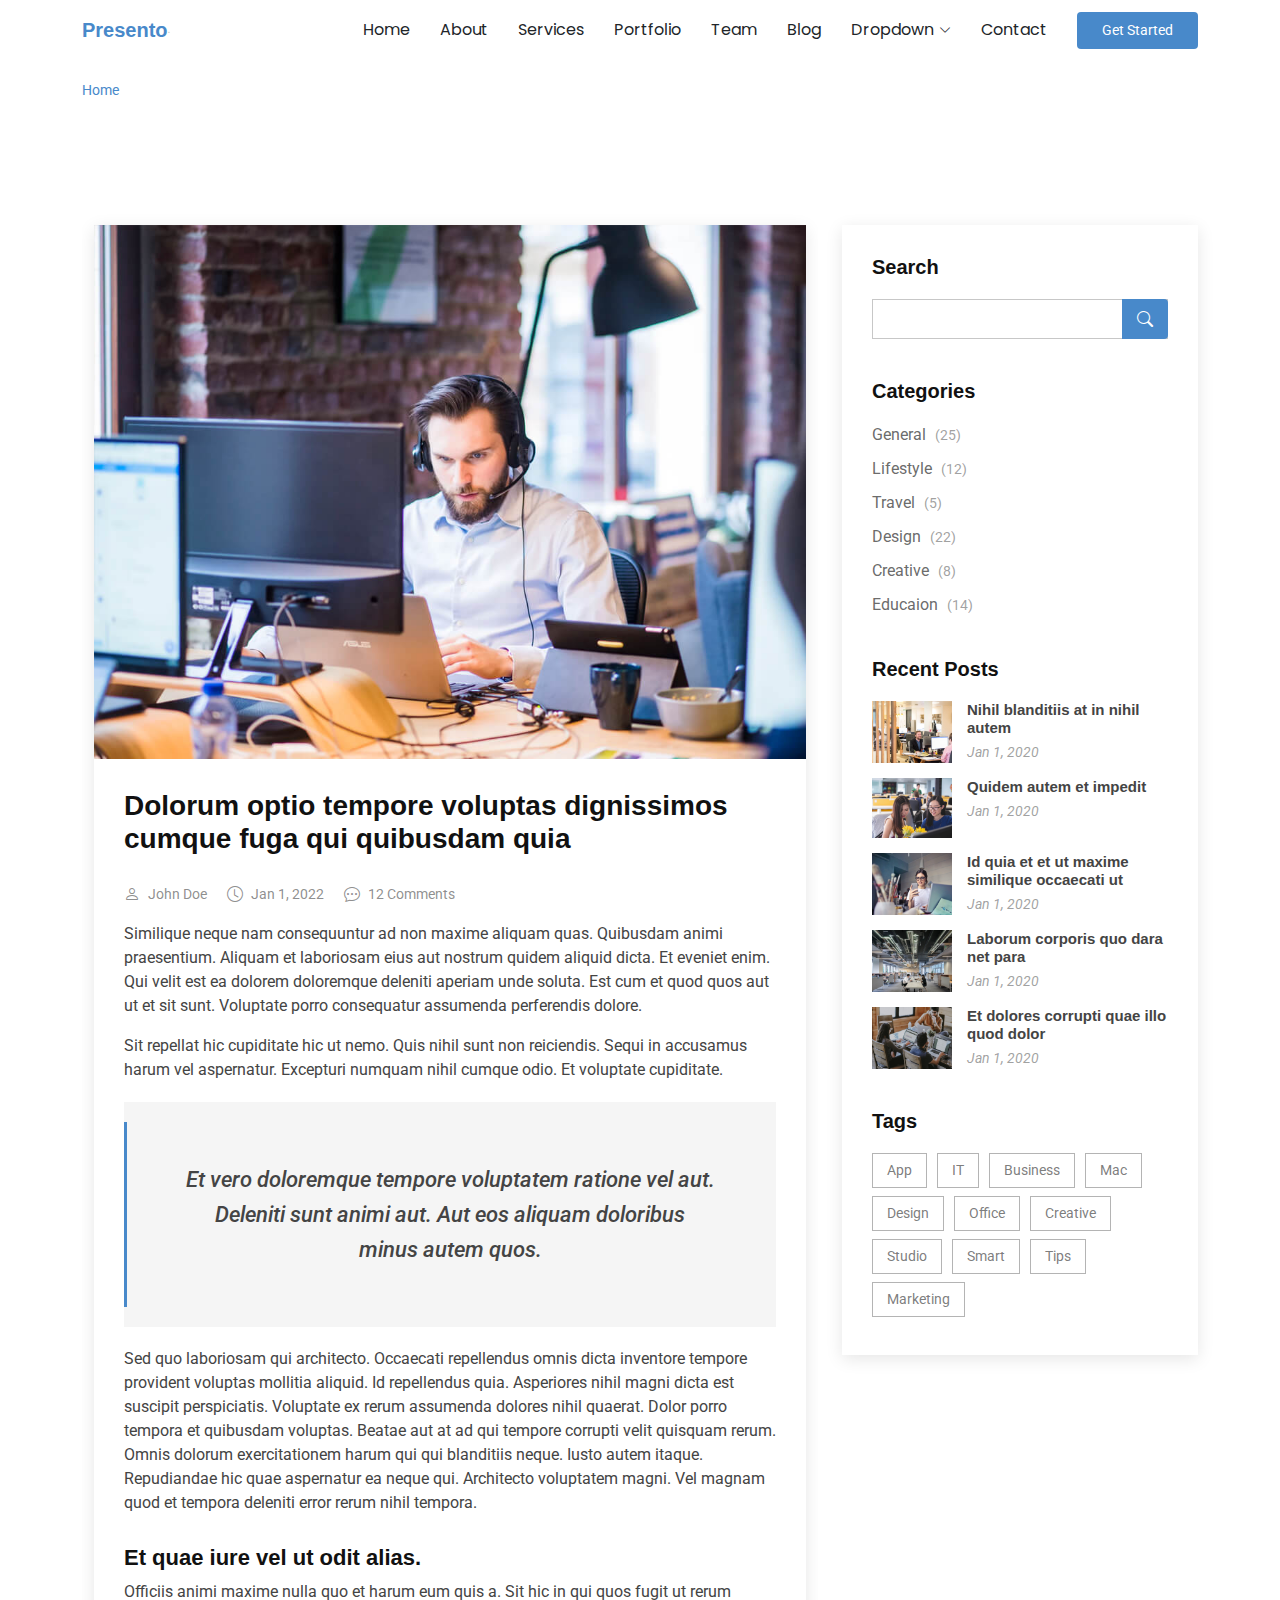
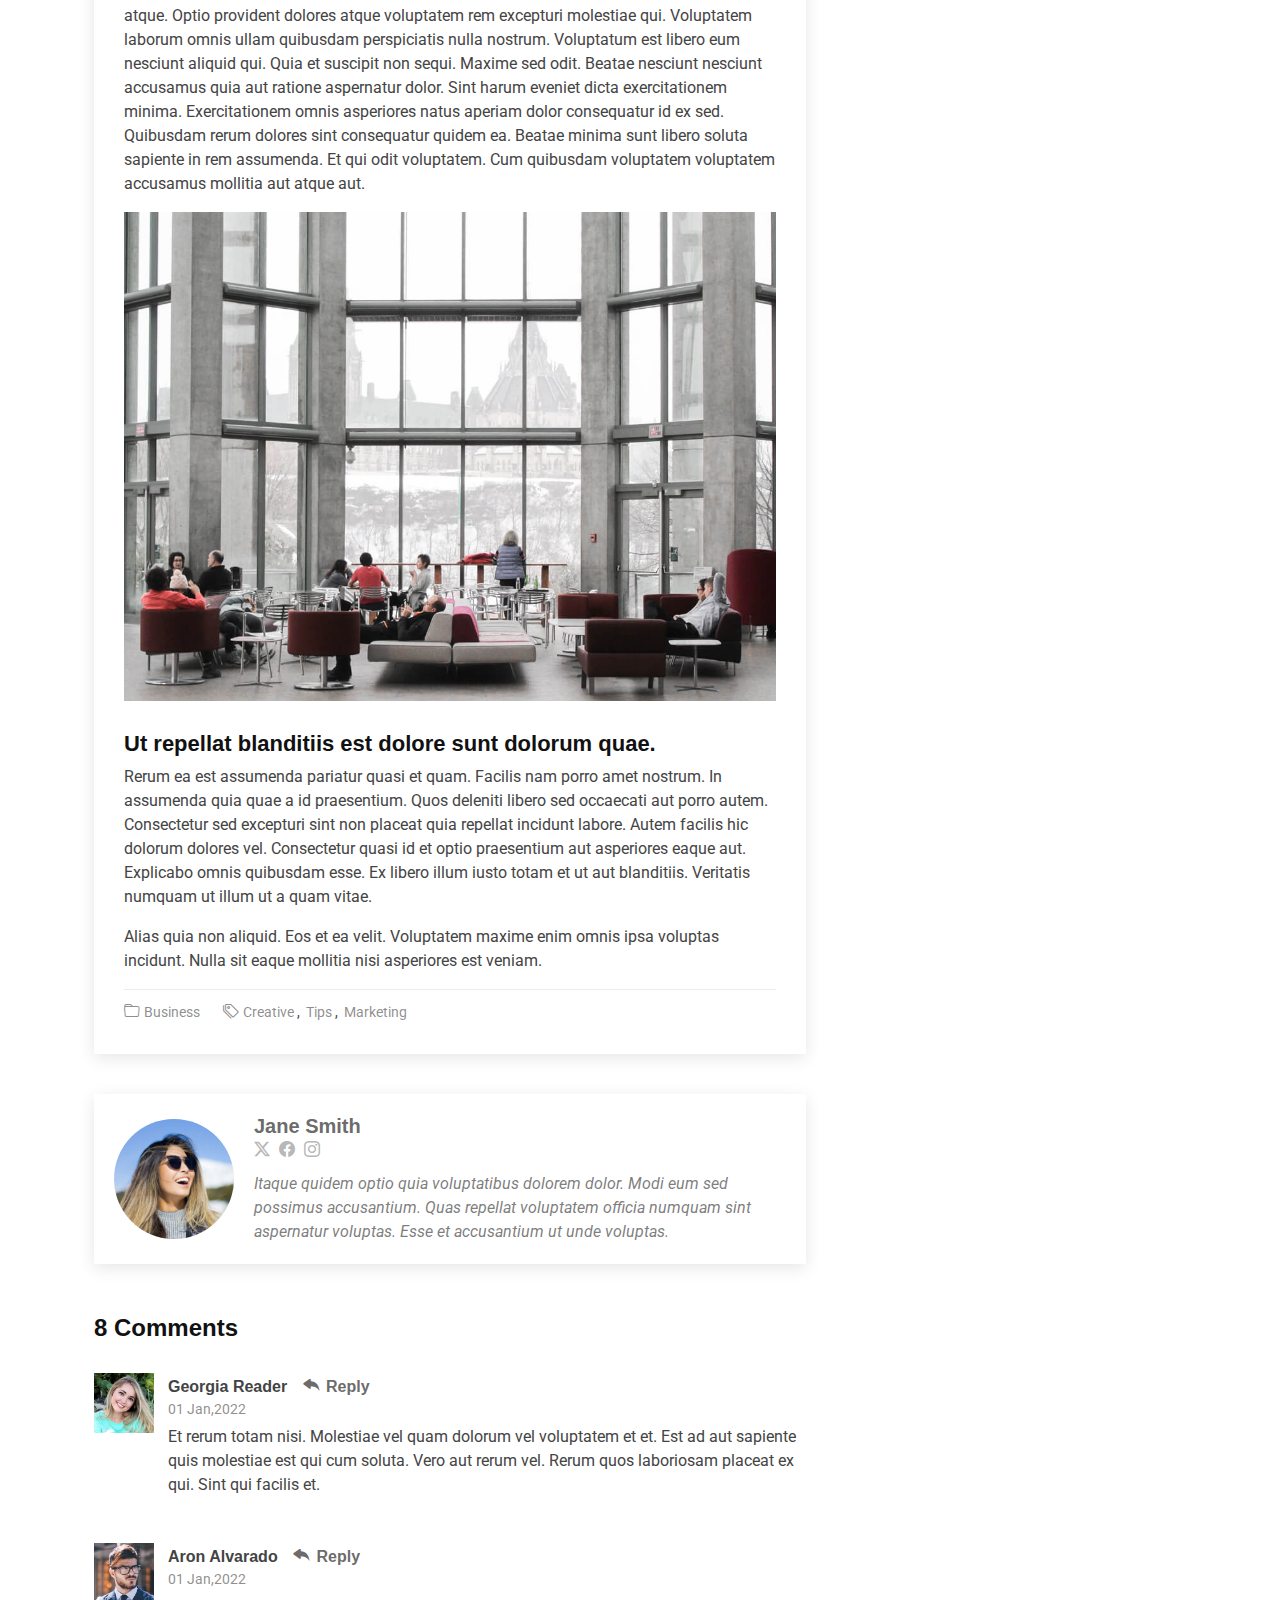
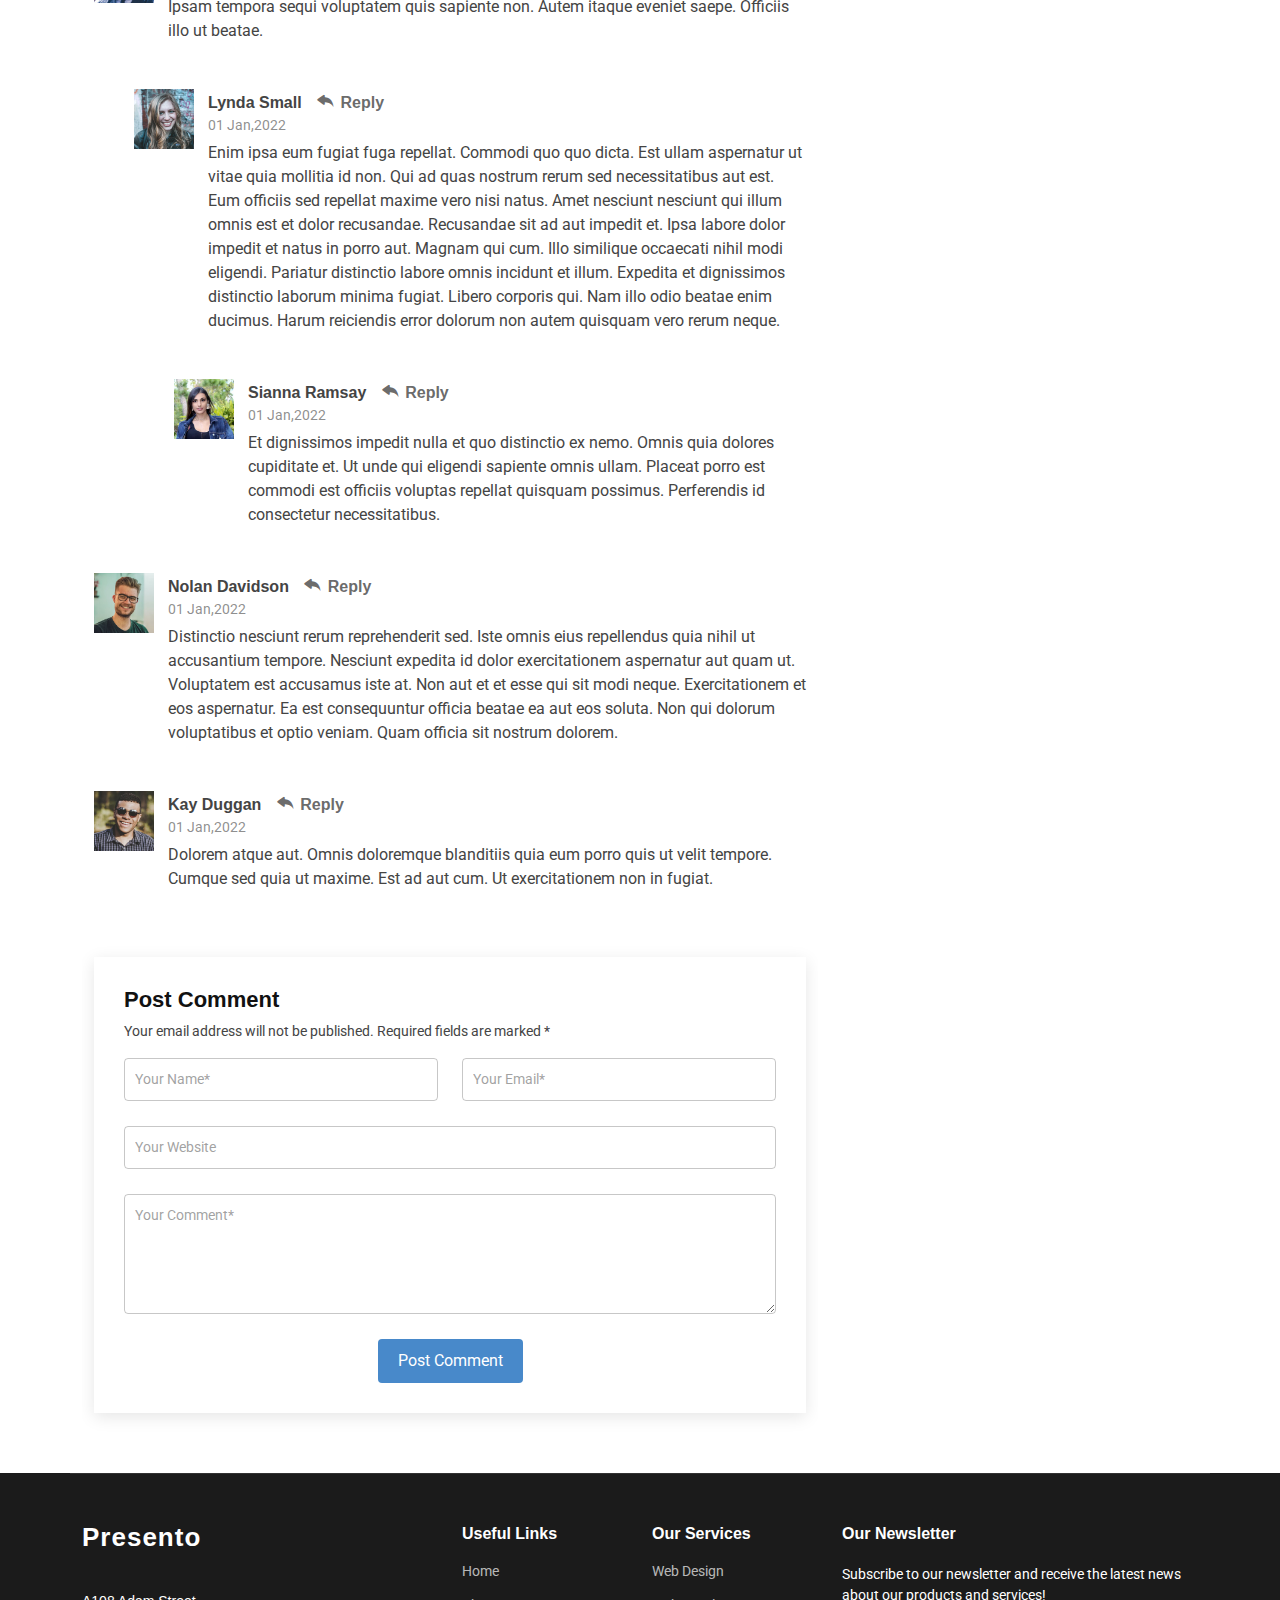
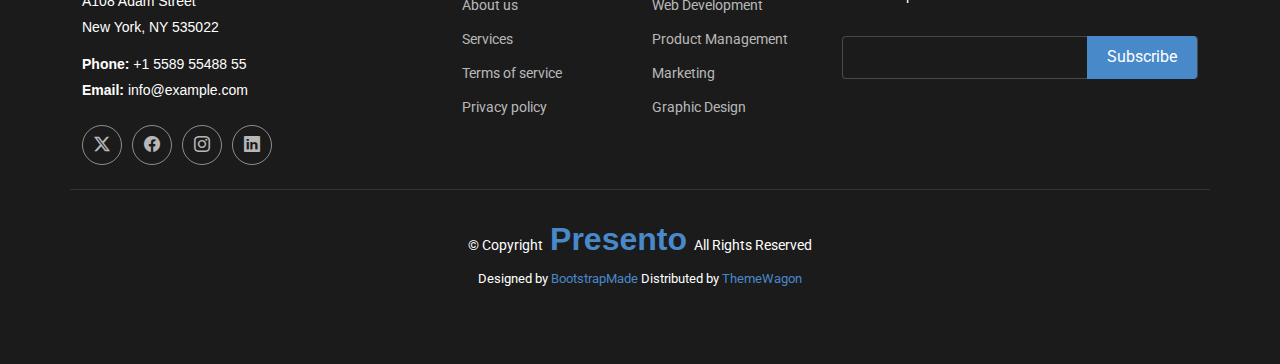
<file: blog-details.html>
<!DOCTYPE html>
<html lang="en">

<head>
  <meta charset="utf-8">
  <meta content="width=device-width, initial-scale=1.0" name="viewport">
  <title>Blog Details - Presento Bootstrap Template</title>
  <meta name="description" content="">
  <meta name="keywords" content="">

  <!-- Favicons -->
  <link href="assets/img/favicon.png" rel="icon">
  <link href="assets/img/apple-touch-icon.png" rel="apple-touch-icon">

  <!-- Fonts -->
  <link href="https://fonts.googleapis.com" rel="preconnect">
  <link href="https://fonts.gstatic.com" rel="preconnect" crossorigin>
  <link href="https://fonts.googleapis.com/css2?family=Roboto:ital,wght@0,100;0,300;0,400;0,500;0,700;0,900;1,100;1,300;1,400;1,500;1,700;1,900&family=Poppins:ital,wght@0,100;0,200;0,300;0,400;0,500;0,600;0,700;0,800;0,900;1,100;1,200;1,300;1,400;1,500;1,600;1,700;1,800;1,900&family=Raleway:ital,wght@0,100;0,200;0,300;0,400;0,500;0,600;0,700;0,800;0,900;1,100;1,200;1,300;1,400;1,500;1,600;1,700;1,800;1,900&display=swap" rel="stylesheet">

  <!-- Vendor CSS Files -->
  <link href="assets/vendor/bootstrap/css/bootstrap.min.css" rel="stylesheet">
  <link href="assets/vendor/bootstrap-icons/bootstrap-icons.css" rel="stylesheet">
  <link href="assets/vendor/aos/aos.css" rel="stylesheet">
  <link href="assets/vendor/glightbox/css/glightbox.min.css" rel="stylesheet">
  <link href="assets/vendor/swiper/swiper-bundle.min.css" rel="stylesheet">

  <!-- Main CSS File -->
  <link href="assets/css/main.css" rel="stylesheet">

  <!-- =======================================================
  * Template Name: Presento
  * Template URL: https://bootstrapmade.com/presento-bootstrap-corporate-template/
  * Updated: Aug 07 2024 with Bootstrap v5.3.3
  * Author: BootstrapMade.com
  * License: https://bootstrapmade.com/license/
  ======================================================== -->
</head>

<body class="blog-details-page">

  <header id="header" class="header d-flex align-items-center sticky-top">
    <div class="container-fluid container-xl position-relative d-flex align-items-center">

      <a href="index.html" class="logo d-flex align-items-center me-auto">
        <!-- Uncomment the line below if you also wish to use an image logo -->
        <!-- <img src="assets/img/logo.png" alt=""> -->
        <h1 class="sitename">Presento</h1>
        <span>.</span>
      </a>

      <nav id="navmenu" class="navmenu">
        <ul>
          <li><a href="#hero">Home<br></a></li>
          <li><a href="#about">About</a></li>
          <li><a href="#services">Services</a></li>
          <li><a href="#portfolio">Portfolio</a></li>
          <li><a href="#team">Team</a></li>
          <li><a href="blog.html">Blog</a></li>
          <li class="dropdown"><a href="#"><span>Dropdown</span> <i class="bi bi-chevron-down toggle-dropdown"></i></a>
            <ul>
              <li><a href="#">Dropdown 1</a></li>
              <li class="dropdown"><a href="#"><span>Deep Dropdown</span> <i class="bi bi-chevron-down toggle-dropdown"></i></a>
                <ul>
                  <li><a href="#">Deep Dropdown 1</a></li>
                  <li><a href="#">Deep Dropdown 2</a></li>
                  <li><a href="#">Deep Dropdown 3</a></li>
                  <li><a href="#">Deep Dropdown 4</a></li>
                  <li><a href="#">Deep Dropdown 5</a></li>
                </ul>
              </li>
              <li><a href="#">Dropdown 2</a></li>
              <li><a href="#">Dropdown 3</a></li>
              <li><a href="#">Dropdown 4</a></li>
            </ul>
          </li>
          <li><a href="#contact">Contact</a></li>
        </ul>
        <i class="mobile-nav-toggle d-xl-none bi bi-list"></i>
      </nav>

      <a class="btn-getstarted" href="index.html#about">Get Started</a>

    </div>
  </header>

  <main class="main">

    <!-- Page Title -->
    <div class="page-title dark-background">
      <div class="container">
        <nav class="breadcrumbs">
          <ol>
            <li><a href="index.html">Home</a></li>
            <li class="current">Blog Details</li>
          </ol>
        </nav>
        <h1>Blog Details</h1>
      </div>
    </div><!-- End Page Title -->

    <div class="container">
      <div class="row">

        <div class="col-lg-8">

          <!-- Blog Details Section -->
          <section id="blog-details" class="blog-details section">
            <div class="container">

              <article class="article">

                <div class="post-img">
                  <img src="assets/img/blog/blog-1.jpg" alt="" class="img-fluid">
                </div>

                <h2 class="title">Dolorum optio tempore voluptas dignissimos cumque fuga qui quibusdam quia</h2>

                <div class="meta-top">
                  <ul>
                    <li class="d-flex align-items-center"><i class="bi bi-person"></i> <a href="blog-details.html">John Doe</a></li>
                    <li class="d-flex align-items-center"><i class="bi bi-clock"></i> <a href="blog-details.html"><time datetime="2020-01-01">Jan 1, 2022</time></a></li>
                    <li class="d-flex align-items-center"><i class="bi bi-chat-dots"></i> <a href="blog-details.html">12 Comments</a></li>
                  </ul>
                </div><!-- End meta top -->

                <div class="content">
                  <p>
                    Similique neque nam consequuntur ad non maxime aliquam quas. Quibusdam animi praesentium. Aliquam et laboriosam eius aut nostrum quidem aliquid dicta.
                    Et eveniet enim. Qui velit est ea dolorem doloremque deleniti aperiam unde soluta. Est cum et quod quos aut ut et sit sunt. Voluptate porro consequatur assumenda perferendis dolore.
                  </p>

                  <p>
                    Sit repellat hic cupiditate hic ut nemo. Quis nihil sunt non reiciendis. Sequi in accusamus harum vel aspernatur. Excepturi numquam nihil cumque odio. Et voluptate cupiditate.
                  </p>

                  <blockquote>
                    <p>
                      Et vero doloremque tempore voluptatem ratione vel aut. Deleniti sunt animi aut. Aut eos aliquam doloribus minus autem quos.
                    </p>
                  </blockquote>

                  <p>
                    Sed quo laboriosam qui architecto. Occaecati repellendus omnis dicta inventore tempore provident voluptas mollitia aliquid. Id repellendus quia. Asperiores nihil magni dicta est suscipit perspiciatis. Voluptate ex rerum assumenda dolores nihil quaerat.
                    Dolor porro tempora et quibusdam voluptas. Beatae aut at ad qui tempore corrupti velit quisquam rerum. Omnis dolorum exercitationem harum qui qui blanditiis neque.
                    Iusto autem itaque. Repudiandae hic quae aspernatur ea neque qui. Architecto voluptatem magni. Vel magnam quod et tempora deleniti error rerum nihil tempora.
                  </p>

                  <h3>Et quae iure vel ut odit alias.</h3>
                  <p>
                    Officiis animi maxime nulla quo et harum eum quis a. Sit hic in qui quos fugit ut rerum atque. Optio provident dolores atque voluptatem rem excepturi molestiae qui. Voluptatem laborum omnis ullam quibusdam perspiciatis nulla nostrum. Voluptatum est libero eum nesciunt aliquid qui.
                    Quia et suscipit non sequi. Maxime sed odit. Beatae nesciunt nesciunt accusamus quia aut ratione aspernatur dolor. Sint harum eveniet dicta exercitationem minima. Exercitationem omnis asperiores natus aperiam dolor consequatur id ex sed. Quibusdam rerum dolores sint consequatur quidem ea.
                    Beatae minima sunt libero soluta sapiente in rem assumenda. Et qui odit voluptatem. Cum quibusdam voluptatem voluptatem accusamus mollitia aut atque aut.
                  </p>
                  <img src="assets/img/blog/blog-inside-post.jpg" class="img-fluid" alt="">

                  <h3>Ut repellat blanditiis est dolore sunt dolorum quae.</h3>
                  <p>
                    Rerum ea est assumenda pariatur quasi et quam. Facilis nam porro amet nostrum. In assumenda quia quae a id praesentium. Quos deleniti libero sed occaecati aut porro autem. Consectetur sed excepturi sint non placeat quia repellat incidunt labore. Autem facilis hic dolorum dolores vel.
                    Consectetur quasi id et optio praesentium aut asperiores eaque aut. Explicabo omnis quibusdam esse. Ex libero illum iusto totam et ut aut blanditiis. Veritatis numquam ut illum ut a quam vitae.
                  </p>
                  <p>
                    Alias quia non aliquid. Eos et ea velit. Voluptatem maxime enim omnis ipsa voluptas incidunt. Nulla sit eaque mollitia nisi asperiores est veniam.
                  </p>

                </div><!-- End post content -->

                <div class="meta-bottom">
                  <i class="bi bi-folder"></i>
                  <ul class="cats">
                    <li><a href="#">Business</a></li>
                  </ul>

                  <i class="bi bi-tags"></i>
                  <ul class="tags">
                    <li><a href="#">Creative</a></li>
                    <li><a href="#">Tips</a></li>
                    <li><a href="#">Marketing</a></li>
                  </ul>
                </div><!-- End meta bottom -->

              </article>

            </div>
          </section><!-- /Blog Details Section -->

          <!-- Blog Author Section -->
          <section id="blog-author" class="blog-author section">

            <div class="container">
              <div class="author-container d-flex align-items-center">
                <img src="assets/img/blog/blog-author.jpg" class="rounded-circle flex-shrink-0" alt="">
                <div>
                  <h4>Jane Smith</h4>
                  <div class="social-links">
                    <a href="https://x.com/#"><i class="bi bi-twitter-x"></i></a>
                    <a href="https://facebook.com/#"><i class="bi bi-facebook"></i></a>
                    <a href="https://instagram.com/#"><i class="biu bi-instagram"></i></a>
                  </div>
                  <p>
                    Itaque quidem optio quia voluptatibus dolorem dolor. Modi eum sed possimus accusantium. Quas repellat voluptatem officia numquam sint aspernatur voluptas. Esse et accusantium ut unde voluptas.
                  </p>
                </div>
              </div>
            </div>

          </section><!-- /Blog Author Section -->

          <!-- Blog Comments Section -->
          <section id="blog-comments" class="blog-comments section">

            <div class="container">

              <h4 class="comments-count">8 Comments</h4>

              <div id="comment-1" class="comment">
                <div class="d-flex">
                  <div class="comment-img"><img src="assets/img/blog/comments-1.jpg" alt=""></div>
                  <div>
                    <h5><a href="">Georgia Reader</a> <a href="#" class="reply"><i class="bi bi-reply-fill"></i> Reply</a></h5>
                    <time datetime="2020-01-01">01 Jan,2022</time>
                    <p>
                      Et rerum totam nisi. Molestiae vel quam dolorum vel voluptatem et et. Est ad aut sapiente quis molestiae est qui cum soluta.
                      Vero aut rerum vel. Rerum quos laboriosam placeat ex qui. Sint qui facilis et.
                    </p>
                  </div>
                </div>
              </div><!-- End comment #1 -->

              <div id="comment-2" class="comment">
                <div class="d-flex">
                  <div class="comment-img"><img src="assets/img/blog/comments-2.jpg" alt=""></div>
                  <div>
                    <h5><a href="">Aron Alvarado</a> <a href="#" class="reply"><i class="bi bi-reply-fill"></i> Reply</a></h5>
                    <time datetime="2020-01-01">01 Jan,2022</time>
                    <p>
                      Ipsam tempora sequi voluptatem quis sapiente non. Autem itaque eveniet saepe. Officiis illo ut beatae.
                    </p>
                  </div>
                </div>

                <div id="comment-reply-1" class="comment comment-reply">
                  <div class="d-flex">
                    <div class="comment-img"><img src="assets/img/blog/comments-3.jpg" alt=""></div>
                    <div>
                      <h5><a href="">Lynda Small</a> <a href="#" class="reply"><i class="bi bi-reply-fill"></i> Reply</a></h5>
                      <time datetime="2020-01-01">01 Jan,2022</time>
                      <p>
                        Enim ipsa eum fugiat fuga repellat. Commodi quo quo dicta. Est ullam aspernatur ut vitae quia mollitia id non. Qui ad quas nostrum rerum sed necessitatibus aut est. Eum officiis sed repellat maxime vero nisi natus. Amet nesciunt nesciunt qui illum omnis est et dolor recusandae.

                        Recusandae sit ad aut impedit et. Ipsa labore dolor impedit et natus in porro aut. Magnam qui cum. Illo similique occaecati nihil modi eligendi. Pariatur distinctio labore omnis incidunt et illum. Expedita et dignissimos distinctio laborum minima fugiat.

                        Libero corporis qui. Nam illo odio beatae enim ducimus. Harum reiciendis error dolorum non autem quisquam vero rerum neque.
                      </p>
                    </div>
                  </div>

                  <div id="comment-reply-2" class="comment comment-reply">
                    <div class="d-flex">
                      <div class="comment-img"><img src="assets/img/blog/comments-4.jpg" alt=""></div>
                      <div>
                        <h5><a href="">Sianna Ramsay</a> <a href="#" class="reply"><i class="bi bi-reply-fill"></i> Reply</a></h5>
                        <time datetime="2020-01-01">01 Jan,2022</time>
                        <p>
                          Et dignissimos impedit nulla et quo distinctio ex nemo. Omnis quia dolores cupiditate et. Ut unde qui eligendi sapiente omnis ullam. Placeat porro est commodi est officiis voluptas repellat quisquam possimus. Perferendis id consectetur necessitatibus.
                        </p>
                      </div>
                    </div>

                  </div><!-- End comment reply #2-->

                </div><!-- End comment reply #1-->

              </div><!-- End comment #2-->

              <div id="comment-3" class="comment">
                <div class="d-flex">
                  <div class="comment-img"><img src="assets/img/blog/comments-5.jpg" alt=""></div>
                  <div>
                    <h5><a href="">Nolan Davidson</a> <a href="#" class="reply"><i class="bi bi-reply-fill"></i> Reply</a></h5>
                    <time datetime="2020-01-01">01 Jan,2022</time>
                    <p>
                      Distinctio nesciunt rerum reprehenderit sed. Iste omnis eius repellendus quia nihil ut accusantium tempore. Nesciunt expedita id dolor exercitationem aspernatur aut quam ut. Voluptatem est accusamus iste at.
                      Non aut et et esse qui sit modi neque. Exercitationem et eos aspernatur. Ea est consequuntur officia beatae ea aut eos soluta. Non qui dolorum voluptatibus et optio veniam. Quam officia sit nostrum dolorem.
                    </p>
                  </div>
                </div>

              </div><!-- End comment #3 -->

              <div id="comment-4" class="comment">
                <div class="d-flex">
                  <div class="comment-img"><img src="assets/img/blog/comments-6.jpg" alt=""></div>
                  <div>
                    <h5><a href="">Kay Duggan</a> <a href="#" class="reply"><i class="bi bi-reply-fill"></i> Reply</a></h5>
                    <time datetime="2020-01-01">01 Jan,2022</time>
                    <p>
                      Dolorem atque aut. Omnis doloremque blanditiis quia eum porro quis ut velit tempore. Cumque sed quia ut maxime. Est ad aut cum. Ut exercitationem non in fugiat.
                    </p>
                  </div>
                </div>

              </div><!-- End comment #4 -->

            </div>

          </section><!-- /Blog Comments Section -->

          <!-- Comment Form Section -->
          <section id="comment-form" class="comment-form section">
            <div class="container">

              <form action="">

                <h4>Post Comment</h4>
                <p>Your email address will not be published. Required fields are marked * </p>
                <div class="row">
                  <div class="col-md-6 form-group">
                    <input name="name" type="text" class="form-control" placeholder="Your Name*">
                  </div>
                  <div class="col-md-6 form-group">
                    <input name="email" type="text" class="form-control" placeholder="Your Email*">
                  </div>
                </div>
                <div class="row">
                  <div class="col form-group">
                    <input name="website" type="text" class="form-control" placeholder="Your Website">
                  </div>
                </div>
                <div class="row">
                  <div class="col form-group">
                    <textarea name="comment" class="form-control" placeholder="Your Comment*"></textarea>
                  </div>
                </div>

                <div class="text-center">
                  <button type="submit" class="btn btn-primary">Post Comment</button>
                </div>

              </form>

            </div>
          </section><!-- /Comment Form Section -->

        </div>

        <div class="col-lg-4 sidebar">

          <div class="widgets-container">

            <!-- Search Widget -->
            <div class="search-widget widget-item">

              <h3 class="widget-title">Search</h3>
              <form action="">
                <input type="text">
                <button type="submit" title="Search"><i class="bi bi-search"></i></button>
              </form>

            </div><!--/Search Widget -->

            <!-- Categories Widget -->
            <div class="categories-widget widget-item">

              <h3 class="widget-title">Categories</h3>
              <ul class="mt-3">
                <li><a href="#">General <span>(25)</span></a></li>
                <li><a href="#">Lifestyle <span>(12)</span></a></li>
                <li><a href="#">Travel <span>(5)</span></a></li>
                <li><a href="#">Design <span>(22)</span></a></li>
                <li><a href="#">Creative <span>(8)</span></a></li>
                <li><a href="#">Educaion <span>(14)</span></a></li>
              </ul>

            </div><!--/Categories Widget -->

            <!-- Recent Posts Widget -->
            <div class="recent-posts-widget widget-item">

              <h3 class="widget-title">Recent Posts</h3>

              <div class="post-item">
                <img src="assets/img/blog/blog-recent-1.jpg" alt="" class="flex-shrink-0">
                <div>
                  <h4><a href="blog-details.html">Nihil blanditiis at in nihil autem</a></h4>
                  <time datetime="2020-01-01">Jan 1, 2020</time>
                </div>
              </div><!-- End recent post item-->

              <div class="post-item">
                <img src="assets/img/blog/blog-recent-2.jpg" alt="" class="flex-shrink-0">
                <div>
                  <h4><a href="blog-details.html">Quidem autem et impedit</a></h4>
                  <time datetime="2020-01-01">Jan 1, 2020</time>
                </div>
              </div><!-- End recent post item-->

              <div class="post-item">
                <img src="assets/img/blog/blog-recent-3.jpg" alt="" class="flex-shrink-0">
                <div>
                  <h4><a href="blog-details.html">Id quia et et ut maxime similique occaecati ut</a></h4>
                  <time datetime="2020-01-01">Jan 1, 2020</time>
                </div>
              </div><!-- End recent post item-->

              <div class="post-item">
                <img src="assets/img/blog/blog-recent-4.jpg" alt="" class="flex-shrink-0">
                <div>
                  <h4><a href="blog-details.html">Laborum corporis quo dara net para</a></h4>
                  <time datetime="2020-01-01">Jan 1, 2020</time>
                </div>
              </div><!-- End recent post item-->

              <div class="post-item">
                <img src="assets/img/blog/blog-recent-5.jpg" alt="" class="flex-shrink-0">
                <div>
                  <h4><a href="blog-details.html">Et dolores corrupti quae illo quod dolor</a></h4>
                  <time datetime="2020-01-01">Jan 1, 2020</time>
                </div>
              </div><!-- End recent post item-->

            </div><!--/Recent Posts Widget -->

            <!-- Tags Widget -->
            <div class="tags-widget widget-item">

              <h3 class="widget-title">Tags</h3>
              <ul>
                <li><a href="#">App</a></li>
                <li><a href="#">IT</a></li>
                <li><a href="#">Business</a></li>
                <li><a href="#">Mac</a></li>
                <li><a href="#">Design</a></li>
                <li><a href="#">Office</a></li>
                <li><a href="#">Creative</a></li>
                <li><a href="#">Studio</a></li>
                <li><a href="#">Smart</a></li>
                <li><a href="#">Tips</a></li>
                <li><a href="#">Marketing</a></li>
              </ul>

            </div><!--/Tags Widget -->

          </div>

        </div>

      </div>
    </div>

  </main>

  <footer id="footer" class="footer dark-background">

    <div class="container footer-top">
      <div class="row gy-4">
        <div class="col-lg-4 col-md-6 footer-about">
          <a href="index.html" class="logo d-flex align-items-center">
            <span class="sitename">Presento</span>
          </a>
          <div class="footer-contact pt-3">
            <p>A108 Adam Street</p>
            <p>New York, NY 535022</p>
            <p class="mt-3"><strong>Phone:</strong> <span>+1 5589 55488 55</span></p>
            <p><strong>Email:</strong> <span>info@example.com</span></p>
          </div>
          <div class="social-links d-flex mt-4">
            <a href=""><i class="bi bi-twitter-x"></i></a>
            <a href=""><i class="bi bi-facebook"></i></a>
            <a href=""><i class="bi bi-instagram"></i></a>
            <a href=""><i class="bi bi-linkedin"></i></a>
          </div>
        </div>

        <div class="col-lg-2 col-md-3 footer-links">
          <h4>Useful Links</h4>
          <ul>
            <li><a href="#">Home</a></li>
            <li><a href="#">About us</a></li>
            <li><a href="#">Services</a></li>
            <li><a href="#">Terms of service</a></li>
            <li><a href="#">Privacy policy</a></li>
          </ul>
        </div>

        <div class="col-lg-2 col-md-3 footer-links">
          <h4>Our Services</h4>
          <ul>
            <li><a href="#">Web Design</a></li>
            <li><a href="#">Web Development</a></li>
            <li><a href="#">Product Management</a></li>
            <li><a href="#">Marketing</a></li>
            <li><a href="#">Graphic Design</a></li>
          </ul>
        </div>

        <div class="col-lg-4 col-md-12 footer-newsletter">
          <h4>Our Newsletter</h4>
          <p>Subscribe to our newsletter and receive the latest news about our products and services!</p>
          <form action="forms/newsletter.php" method="post" class="php-email-form">
            <div class="newsletter-form"><input type="email" name="email"><input type="submit" value="Subscribe"></div>
            <div class="loading">Loading</div>
            <div class="error-message"></div>
            <div class="sent-message">Your subscription request has been sent. Thank you!</div>
          </form>
        </div>

      </div>
    </div>

    <div class="container copyright text-center mt-4">
      <p>© <span>Copyright</span> <strong class="px-1 sitename">Presento</strong> <span>All Rights Reserved</span></p>
      <div class="credits">
        <!-- All the links in the footer should remain intact. -->
        <!-- You can delete the links only if you've purchased the pro version. -->
        <!-- Licensing information: https://bootstrapmade.com/license/ -->
        <!-- Purchase the pro version with working PHP/AJAX contact form: [buy-url] -->
        Designed by <a href="https://bootstrapmade.com/">BootstrapMade</a> Distributed by <a href=“https://themewagon.com>ThemeWagon
      </div>
    </div>

  </footer>

  <!-- Scroll Top -->
  <a href="#" id="scroll-top" class="scroll-top d-flex align-items-center justify-content-center"><i class="bi bi-arrow-up-short"></i></a>

  <!-- Vendor JS Files -->
  <script src="assets/vendor/bootstrap/js/bootstrap.bundle.min.js"></script>
  <script src="assets/vendor/php-email-form/validate.js"></script>
  <script src="assets/vendor/aos/aos.js"></script>
  <script src="assets/vendor/glightbox/js/glightbox.min.js"></script>
  <script src="assets/vendor/swiper/swiper-bundle.min.js"></script>
  <script src="assets/vendor/purecounter/purecounter_vanilla.js"></script>
  <script src="assets/vendor/imagesloaded/imagesloaded.pkgd.min.js"></script>
  <script src="assets/vendor/isotope-layout/isotope.pkgd.min.js"></script>

  <!-- Main JS File -->
  <script src="assets/js/main.js"></script>

</body>

</html>
</file>
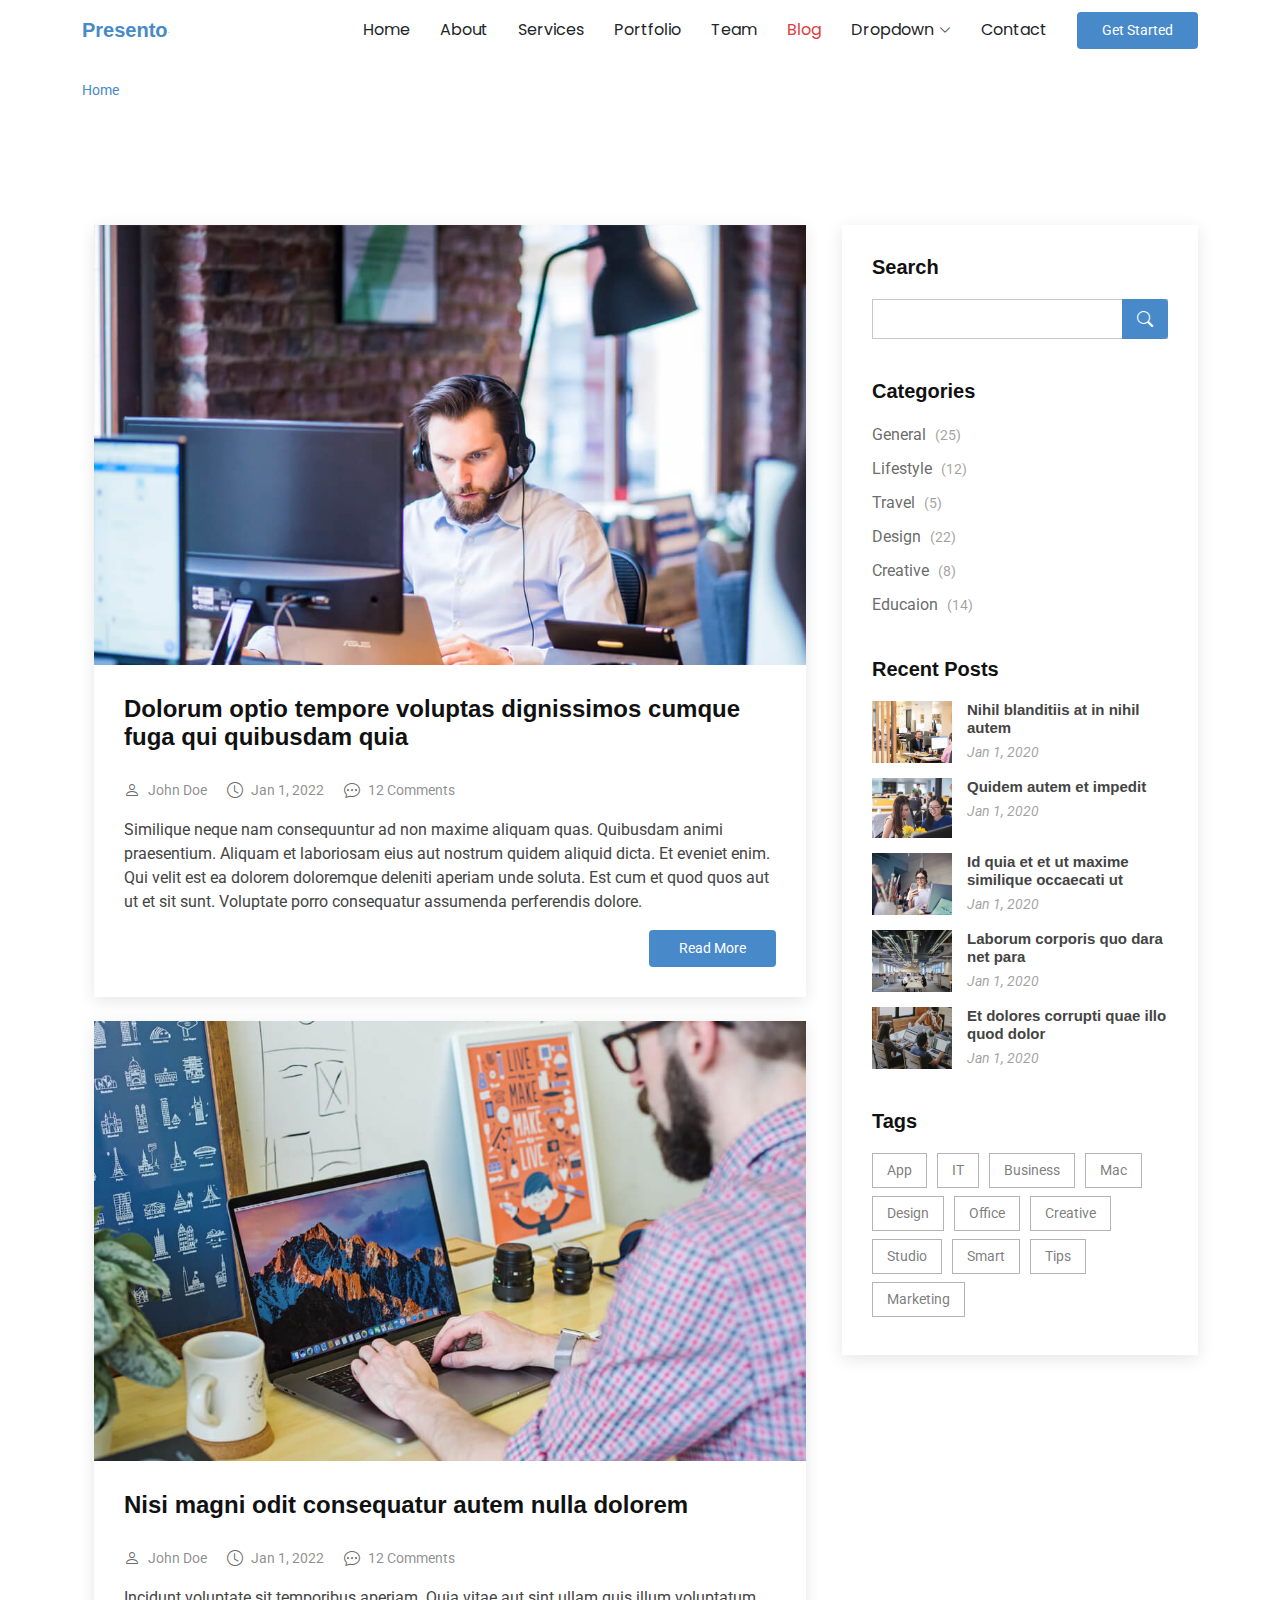
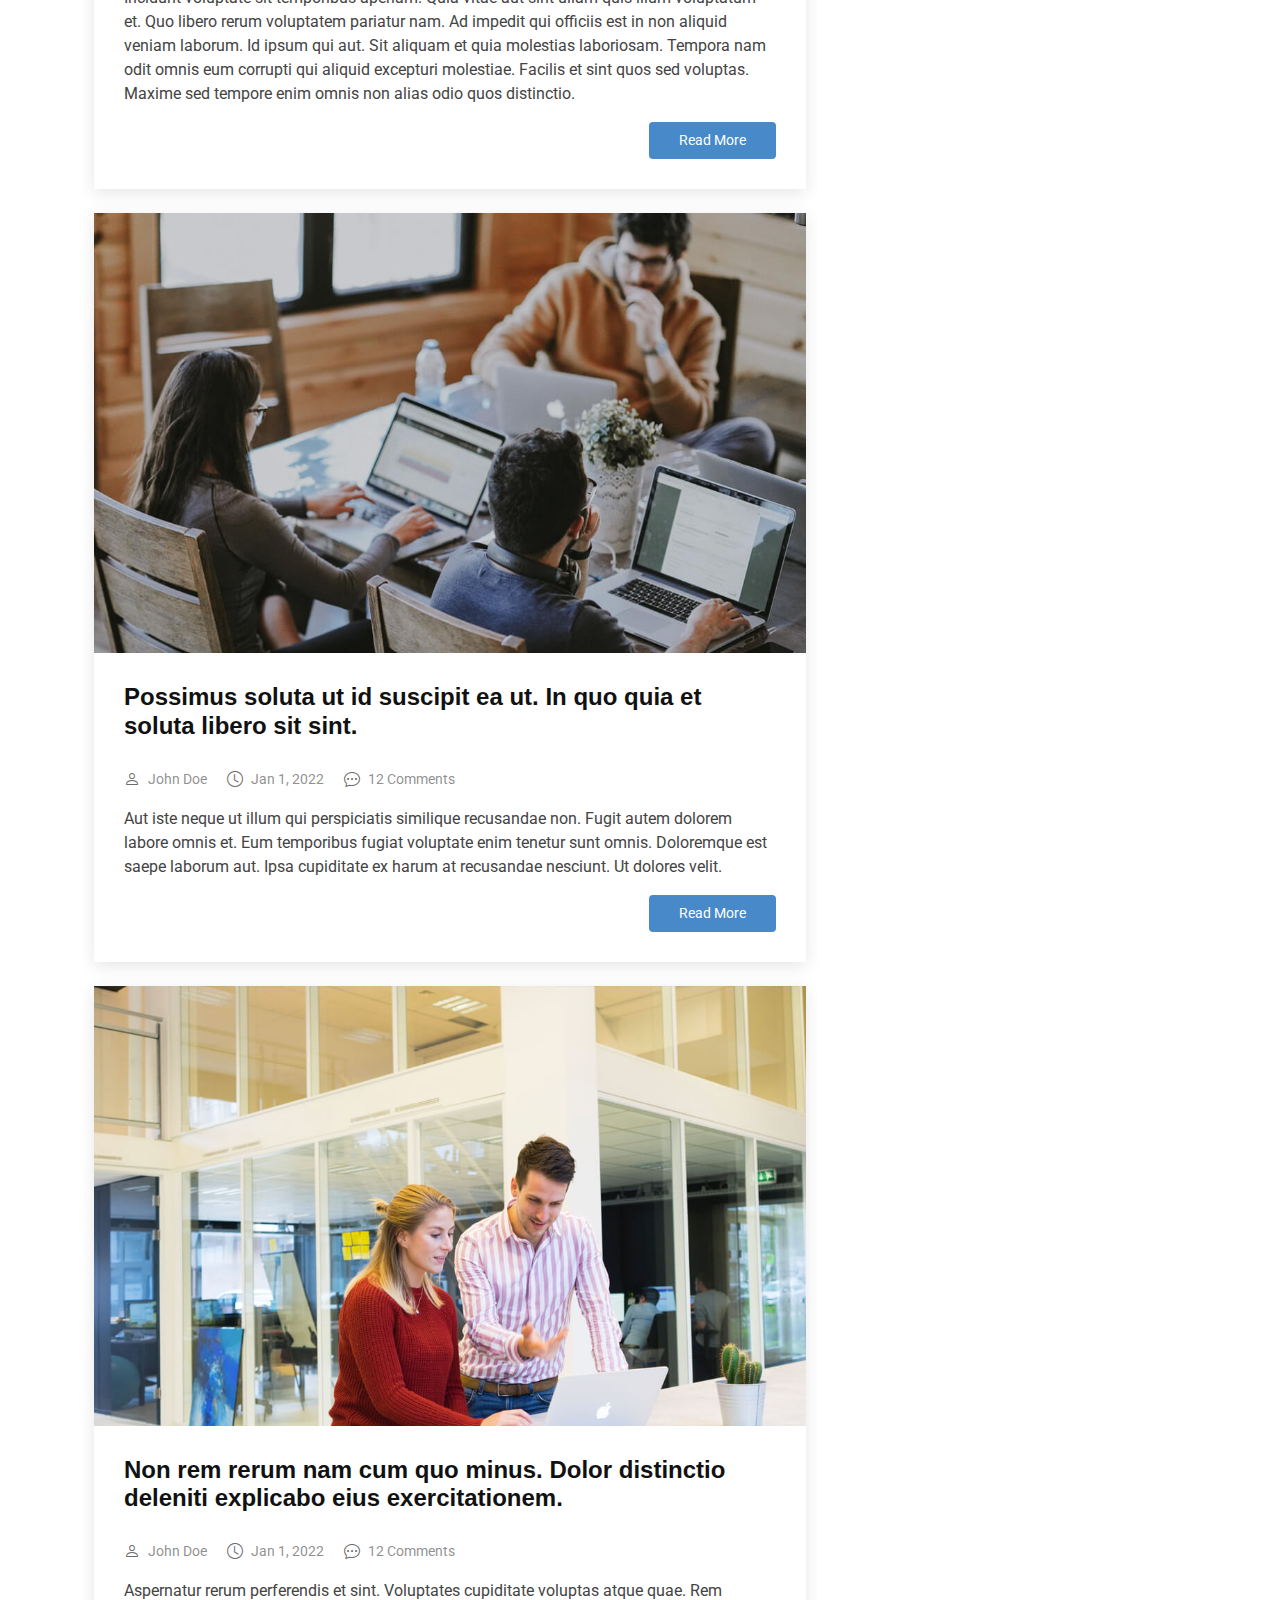
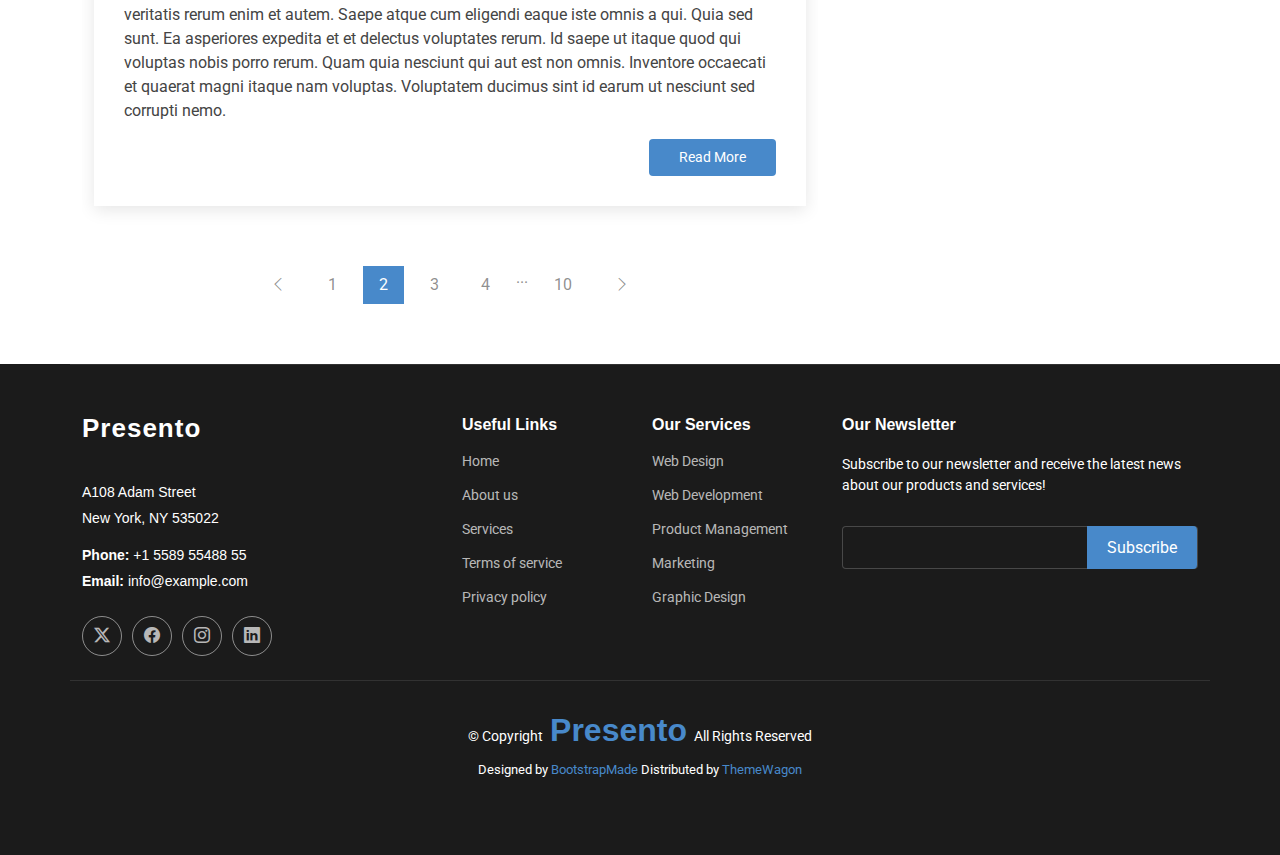
<file: blog.html>
<!DOCTYPE html>
<html lang="en">

<head>
  <meta charset="utf-8">
  <meta content="width=device-width, initial-scale=1.0" name="viewport">
  <title>Blog - Presento Bootstrap Template</title>
  <meta name="description" content="">
  <meta name="keywords" content="">

  <!-- Favicons -->
  <link href="assets/img/favicon.png" rel="icon">
  <link href="assets/img/apple-touch-icon.png" rel="apple-touch-icon">

  <!-- Fonts -->
  <link href="https://fonts.googleapis.com" rel="preconnect">
  <link href="https://fonts.gstatic.com" rel="preconnect" crossorigin>
  <link href="https://fonts.googleapis.com/css2?family=Roboto:ital,wght@0,100;0,300;0,400;0,500;0,700;0,900;1,100;1,300;1,400;1,500;1,700;1,900&family=Poppins:ital,wght@0,100;0,200;0,300;0,400;0,500;0,600;0,700;0,800;0,900;1,100;1,200;1,300;1,400;1,500;1,600;1,700;1,800;1,900&family=Raleway:ital,wght@0,100;0,200;0,300;0,400;0,500;0,600;0,700;0,800;0,900;1,100;1,200;1,300;1,400;1,500;1,600;1,700;1,800;1,900&display=swap" rel="stylesheet">

  <!-- Vendor CSS Files -->
  <link href="assets/vendor/bootstrap/css/bootstrap.min.css" rel="stylesheet">
  <link href="assets/vendor/bootstrap-icons/bootstrap-icons.css" rel="stylesheet">
  <link href="assets/vendor/aos/aos.css" rel="stylesheet">
  <link href="assets/vendor/glightbox/css/glightbox.min.css" rel="stylesheet">
  <link href="assets/vendor/swiper/swiper-bundle.min.css" rel="stylesheet">

  <!-- Main CSS File -->
  <link href="assets/css/main.css" rel="stylesheet">

  <!-- =======================================================
  * Template Name: Presento
  * Template URL: https://bootstrapmade.com/presento-bootstrap-corporate-template/
  * Updated: Aug 07 2024 with Bootstrap v5.3.3
  * Author: BootstrapMade.com
  * License: https://bootstrapmade.com/license/
  ======================================================== -->
</head>

<body class="blog-page">

  <header id="header" class="header d-flex align-items-center sticky-top">
    <div class="container-fluid container-xl position-relative d-flex align-items-center">

      <a href="index.html" class="logo d-flex align-items-center me-auto">
        <!-- Uncomment the line below if you also wish to use an image logo -->
        <!-- <img src="assets/img/logo.png" alt=""> -->
        <h1 class="sitename">Presento</h1>
        <span>.</span>
      </a>

      <nav id="navmenu" class="navmenu">
        <ul>
          <li><a href="#hero">Home<br></a></li>
          <li><a href="#about">About</a></li>
          <li><a href="#services">Services</a></li>
          <li><a href="#portfolio">Portfolio</a></li>
          <li><a href="#team">Team</a></li>
          <li><a href="blog.html" class="active">Blog</a></li>
          <li class="dropdown"><a href="#"><span>Dropdown</span> <i class="bi bi-chevron-down toggle-dropdown"></i></a>
            <ul>
              <li><a href="#">Dropdown 1</a></li>
              <li class="dropdown"><a href="#"><span>Deep Dropdown</span> <i class="bi bi-chevron-down toggle-dropdown"></i></a>
                <ul>
                  <li><a href="#">Deep Dropdown 1</a></li>
                  <li><a href="#">Deep Dropdown 2</a></li>
                  <li><a href="#">Deep Dropdown 3</a></li>
                  <li><a href="#">Deep Dropdown 4</a></li>
                  <li><a href="#">Deep Dropdown 5</a></li>
                </ul>
              </li>
              <li><a href="#">Dropdown 2</a></li>
              <li><a href="#">Dropdown 3</a></li>
              <li><a href="#">Dropdown 4</a></li>
            </ul>
          </li>
          <li><a href="#contact">Contact</a></li>
        </ul>
        <i class="mobile-nav-toggle d-xl-none bi bi-list"></i>
      </nav>

      <a class="btn-getstarted" href="index.html#about">Get Started</a>

    </div>
  </header>

  <main class="main">

    <!-- Page Title -->
    <div class="page-title dark-background">
      <div class="container">
        <nav class="breadcrumbs">
          <ol>
            <li><a href="index.html">Home</a></li>
            <li class="current">Blog</li>
          </ol>
        </nav>
        <h1>Blog</h1>
      </div>
    </div><!-- End Page Title -->

    <div class="container">
      <div class="row">

        <div class="col-lg-8">

          <!-- Blog Posts Section -->
          <section id="blog-posts" class="blog-posts section">

            <div class="container">

              <div class="row gy-4">

                <div class="col-12">
                  <article>

                    <div class="post-img">
                      <img src="assets/img/blog/blog-1.jpg" alt="" class="img-fluid">
                    </div>

                    <h2 class="title">
                      <a href="blog-details.html">Dolorum optio tempore voluptas dignissimos cumque fuga qui quibusdam quia</a>
                    </h2>

                    <div class="meta-top">
                      <ul>
                        <li class="d-flex align-items-center"><i class="bi bi-person"></i> <a href="blog-details.html">John Doe</a></li>
                        <li class="d-flex align-items-center"><i class="bi bi-clock"></i> <a href="blog-details.html"><time datetime="2022-01-01">Jan 1, 2022</time></a></li>
                        <li class="d-flex align-items-center"><i class="bi bi-chat-dots"></i> <a href="blog-details.html">12 Comments</a></li>
                      </ul>
                    </div>

                    <div class="content">
                      <p>
                        Similique neque nam consequuntur ad non maxime aliquam quas. Quibusdam animi praesentium. Aliquam et laboriosam eius aut nostrum quidem aliquid dicta.
                        Et eveniet enim. Qui velit est ea dolorem doloremque deleniti aperiam unde soluta. Est cum et quod quos aut ut et sit sunt. Voluptate porro consequatur assumenda perferendis dolore.
                      </p>

                      <div class="read-more">
                        <a href="blog-details.html">Read More</a>
                      </div>
                    </div>

                  </article>
                </div><!-- End post list item -->

                <div class="col-12">

                  <article>

                    <div class="post-img">
                      <img src="assets/img/blog/blog-2.jpg" alt="" class="img-fluid">
                    </div>

                    <h2 class="title">
                      <a href="blog-details.html">Nisi magni odit consequatur autem nulla dolorem</a>
                    </h2>

                    <div class="meta-top">
                      <ul>
                        <li class="d-flex align-items-center"><i class="bi bi-person"></i> <a href="blog-details.html">John Doe</a></li>
                        <li class="d-flex align-items-center"><i class="bi bi-clock"></i> <a href="blog-details.html"><time datetime="2022-01-01">Jan 1, 2022</time></a></li>
                        <li class="d-flex align-items-center"><i class="bi bi-chat-dots"></i> <a href="blog-details.html">12 Comments</a></li>
                      </ul>
                    </div>

                    <div class="content">
                      <p>
                        Incidunt voluptate sit temporibus aperiam. Quia vitae aut sint ullam quis illum voluptatum et. Quo libero rerum voluptatem pariatur nam.
                        Ad impedit qui officiis est in non aliquid veniam laborum. Id ipsum qui aut. Sit aliquam et quia molestias laboriosam. Tempora nam odit omnis eum corrupti qui aliquid excepturi molestiae. Facilis et sint quos sed voluptas. Maxime sed tempore enim omnis non alias odio quos distinctio.
                      </p>
                      <div class="read-more">
                        <a href="blog-details.html">Read More</a>
                      </div>
                    </div>

                  </article>

                </div><!-- End post list item -->

                <div class="col-12">

                  <article>

                    <div class="post-img">
                      <img src="assets/img/blog/blog-3.jpg" alt="" class="img-fluid">
                    </div>

                    <h2 class="title">
                      <a href="blog-details.html">Possimus soluta ut id suscipit ea ut. In quo quia et soluta libero sit sint.</a>
                    </h2>

                    <div class="meta-top">
                      <ul>
                        <li class="d-flex align-items-center"><i class="bi bi-person"></i> <a href="blog-details.html">John Doe</a></li>
                        <li class="d-flex align-items-center"><i class="bi bi-clock"></i> <a href="blog-details.html"><time datetime="2022-01-01">Jan 1, 2022</time></a></li>
                        <li class="d-flex align-items-center"><i class="bi bi-chat-dots"></i> <a href="blog-details.html">12 Comments</a></li>
                      </ul>
                    </div>

                    <div class="content">
                      <p>
                        Aut iste neque ut illum qui perspiciatis similique recusandae non. Fugit autem dolorem labore omnis et. Eum temporibus fugiat voluptate enim tenetur sunt omnis.
                        Doloremque est saepe laborum aut. Ipsa cupiditate ex harum at recusandae nesciunt. Ut dolores velit.
                      </p>
                      <div class="read-more">
                        <a href="blog-details.html">Read More</a>
                      </div>
                    </div>

                  </article>

                </div><!-- End post list item -->

                <div class="col-12">

                  <article>

                    <div class="post-img">
                      <img src="assets/img/blog/blog-4.jpg" alt="" class="img-fluid">
                    </div>

                    <h2 class="title">
                      <a href="blog-details.html">Non rem rerum nam cum quo minus. Dolor distinctio deleniti explicabo eius exercitationem.</a>
                    </h2>

                    <div class="meta-top">
                      <ul>
                        <li class="d-flex align-items-center"><i class="bi bi-person"></i> <a href="blog-details.html">John Doe</a></li>
                        <li class="d-flex align-items-center"><i class="bi bi-clock"></i> <a href="blog-details.html"><time datetime="2022-01-01">Jan 1, 2022</time></a></li>
                        <li class="d-flex align-items-center"><i class="bi bi-chat-dots"></i> <a href="blog-details.html">12 Comments</a></li>
                      </ul>
                    </div>

                    <div class="content">
                      <p>
                        Aspernatur rerum perferendis et sint. Voluptates cupiditate voluptas atque quae. Rem veritatis rerum enim et autem. Saepe atque cum eligendi eaque iste omnis a qui.
                        Quia sed sunt. Ea asperiores expedita et et delectus voluptates rerum. Id saepe ut itaque quod qui voluptas nobis porro rerum. Quam quia nesciunt qui aut est non omnis. Inventore occaecati et quaerat magni itaque nam voluptas. Voluptatem ducimus sint id earum ut nesciunt sed corrupti nemo.
                      </p>
                      <div class="read-more">
                        <a href="blog-details.html">Read More</a>
                      </div>
                    </div>

                  </article>

                </div><!-- End post list item -->

              </div><!-- End blog posts list -->

            </div>

          </section><!-- /Blog Posts Section -->

          <!-- Blog Pagination Section -->
          <section id="blog-pagination" class="blog-pagination section">

            <div class="container">
              <div class="d-flex justify-content-center">
                <ul>
                  <li><a href="#"><i class="bi bi-chevron-left"></i></a></li>
                  <li><a href="#">1</a></li>
                  <li><a href="#" class="active">2</a></li>
                  <li><a href="#">3</a></li>
                  <li><a href="#">4</a></li>
                  <li>...</li>
                  <li><a href="#">10</a></li>
                  <li><a href="#"><i class="bi bi-chevron-right"></i></a></li>
                </ul>
              </div>
            </div>

          </section><!-- /Blog Pagination Section -->

        </div>

        <div class="col-lg-4 sidebar">

          <div class="widgets-container">

            <!-- Search Widget -->
            <div class="search-widget widget-item">

              <h3 class="widget-title">Search</h3>
              <form action="">
                <input type="text">
                <button type="submit" title="Search"><i class="bi bi-search"></i></button>
              </form>

            </div><!--/Search Widget -->

            <!-- Categories Widget -->
            <div class="categories-widget widget-item">

              <h3 class="widget-title">Categories</h3>
              <ul class="mt-3">
                <li><a href="#">General <span>(25)</span></a></li>
                <li><a href="#">Lifestyle <span>(12)</span></a></li>
                <li><a href="#">Travel <span>(5)</span></a></li>
                <li><a href="#">Design <span>(22)</span></a></li>
                <li><a href="#">Creative <span>(8)</span></a></li>
                <li><a href="#">Educaion <span>(14)</span></a></li>
              </ul>

            </div><!--/Categories Widget -->

            <!-- Recent Posts Widget -->
            <div class="recent-posts-widget widget-item">

              <h3 class="widget-title">Recent Posts</h3>

              <div class="post-item">
                <img src="assets/img/blog/blog-recent-1.jpg" alt="" class="flex-shrink-0">
                <div>
                  <h4><a href="blog-details.html">Nihil blanditiis at in nihil autem</a></h4>
                  <time datetime="2020-01-01">Jan 1, 2020</time>
                </div>
              </div><!-- End recent post item-->

              <div class="post-item">
                <img src="assets/img/blog/blog-recent-2.jpg" alt="" class="flex-shrink-0">
                <div>
                  <h4><a href="blog-details.html">Quidem autem et impedit</a></h4>
                  <time datetime="2020-01-01">Jan 1, 2020</time>
                </div>
              </div><!-- End recent post item-->

              <div class="post-item">
                <img src="assets/img/blog/blog-recent-3.jpg" alt="" class="flex-shrink-0">
                <div>
                  <h4><a href="blog-details.html">Id quia et et ut maxime similique occaecati ut</a></h4>
                  <time datetime="2020-01-01">Jan 1, 2020</time>
                </div>
              </div><!-- End recent post item-->

              <div class="post-item">
                <img src="assets/img/blog/blog-recent-4.jpg" alt="" class="flex-shrink-0">
                <div>
                  <h4><a href="blog-details.html">Laborum corporis quo dara net para</a></h4>
                  <time datetime="2020-01-01">Jan 1, 2020</time>
                </div>
              </div><!-- End recent post item-->

              <div class="post-item">
                <img src="assets/img/blog/blog-recent-5.jpg" alt="" class="flex-shrink-0">
                <div>
                  <h4><a href="blog-details.html">Et dolores corrupti quae illo quod dolor</a></h4>
                  <time datetime="2020-01-01">Jan 1, 2020</time>
                </div>
              </div><!-- End recent post item-->

            </div><!--/Recent Posts Widget -->

            <!-- Tags Widget -->
            <div class="tags-widget widget-item">

              <h3 class="widget-title">Tags</h3>
              <ul>
                <li><a href="#">App</a></li>
                <li><a href="#">IT</a></li>
                <li><a href="#">Business</a></li>
                <li><a href="#">Mac</a></li>
                <li><a href="#">Design</a></li>
                <li><a href="#">Office</a></li>
                <li><a href="#">Creative</a></li>
                <li><a href="#">Studio</a></li>
                <li><a href="#">Smart</a></li>
                <li><a href="#">Tips</a></li>
                <li><a href="#">Marketing</a></li>
              </ul>

            </div><!--/Tags Widget -->

          </div>

        </div>

      </div>
    </div>

  </main>

  <footer id="footer" class="footer dark-background">

    <div class="container footer-top">
      <div class="row gy-4">
        <div class="col-lg-4 col-md-6 footer-about">
          <a href="index.html" class="logo d-flex align-items-center">
            <span class="sitename">Presento</span>
          </a>
          <div class="footer-contact pt-3">
            <p>A108 Adam Street</p>
            <p>New York, NY 535022</p>
            <p class="mt-3"><strong>Phone:</strong> <span>+1 5589 55488 55</span></p>
            <p><strong>Email:</strong> <span>info@example.com</span></p>
          </div>
          <div class="social-links d-flex mt-4">
            <a href=""><i class="bi bi-twitter-x"></i></a>
            <a href=""><i class="bi bi-facebook"></i></a>
            <a href=""><i class="bi bi-instagram"></i></a>
            <a href=""><i class="bi bi-linkedin"></i></a>
          </div>
        </div>

        <div class="col-lg-2 col-md-3 footer-links">
          <h4>Useful Links</h4>
          <ul>
            <li><a href="#">Home</a></li>
            <li><a href="#">About us</a></li>
            <li><a href="#">Services</a></li>
            <li><a href="#">Terms of service</a></li>
            <li><a href="#">Privacy policy</a></li>
          </ul>
        </div>

        <div class="col-lg-2 col-md-3 footer-links">
          <h4>Our Services</h4>
          <ul>
            <li><a href="#">Web Design</a></li>
            <li><a href="#">Web Development</a></li>
            <li><a href="#">Product Management</a></li>
            <li><a href="#">Marketing</a></li>
            <li><a href="#">Graphic Design</a></li>
          </ul>
        </div>

        <div class="col-lg-4 col-md-12 footer-newsletter">
          <h4>Our Newsletter</h4>
          <p>Subscribe to our newsletter and receive the latest news about our products and services!</p>
          <form action="forms/newsletter.php" method="post" class="php-email-form">
            <div class="newsletter-form"><input type="email" name="email"><input type="submit" value="Subscribe"></div>
            <div class="loading">Loading</div>
            <div class="error-message"></div>
            <div class="sent-message">Your subscription request has been sent. Thank you!</div>
          </form>
        </div>

      </div>
    </div>

    <div class="container copyright text-center mt-4">
      <p>© <span>Copyright</span> <strong class="px-1 sitename">Presento</strong> <span>All Rights Reserved</span></p>
      <div class="credits">
        <!-- All the links in the footer should remain intact. -->
        <!-- You can delete the links only if you've purchased the pro version. -->
        <!-- Licensing information: https://bootstrapmade.com/license/ -->
        <!-- Purchase the pro version with working PHP/AJAX contact form: [buy-url] -->
        Designed by <a href="https://bootstrapmade.com/">BootstrapMade</a> Distributed by <a href=“https://themewagon.com>ThemeWagon
      </div>
    </div>

  </footer>

  <!-- Scroll Top -->
  <a href="#" id="scroll-top" class="scroll-top d-flex align-items-center justify-content-center"><i class="bi bi-arrow-up-short"></i></a>

  <!-- Vendor JS Files -->
  <script src="assets/vendor/bootstrap/js/bootstrap.bundle.min.js"></script>
  <script src="assets/vendor/php-email-form/validate.js"></script>
  <script src="assets/vendor/aos/aos.js"></script>
  <script src="assets/vendor/glightbox/js/glightbox.min.js"></script>
  <script src="assets/vendor/swiper/swiper-bundle.min.js"></script>
  <script src="assets/vendor/purecounter/purecounter_vanilla.js"></script>
  <script src="assets/vendor/imagesloaded/imagesloaded.pkgd.min.js"></script>
  <script src="assets/vendor/isotope-layout/isotope.pkgd.min.js"></script>

  <!-- Main JS File -->
  <script src="assets/js/main.js"></script>

</body>

</html>
</file>
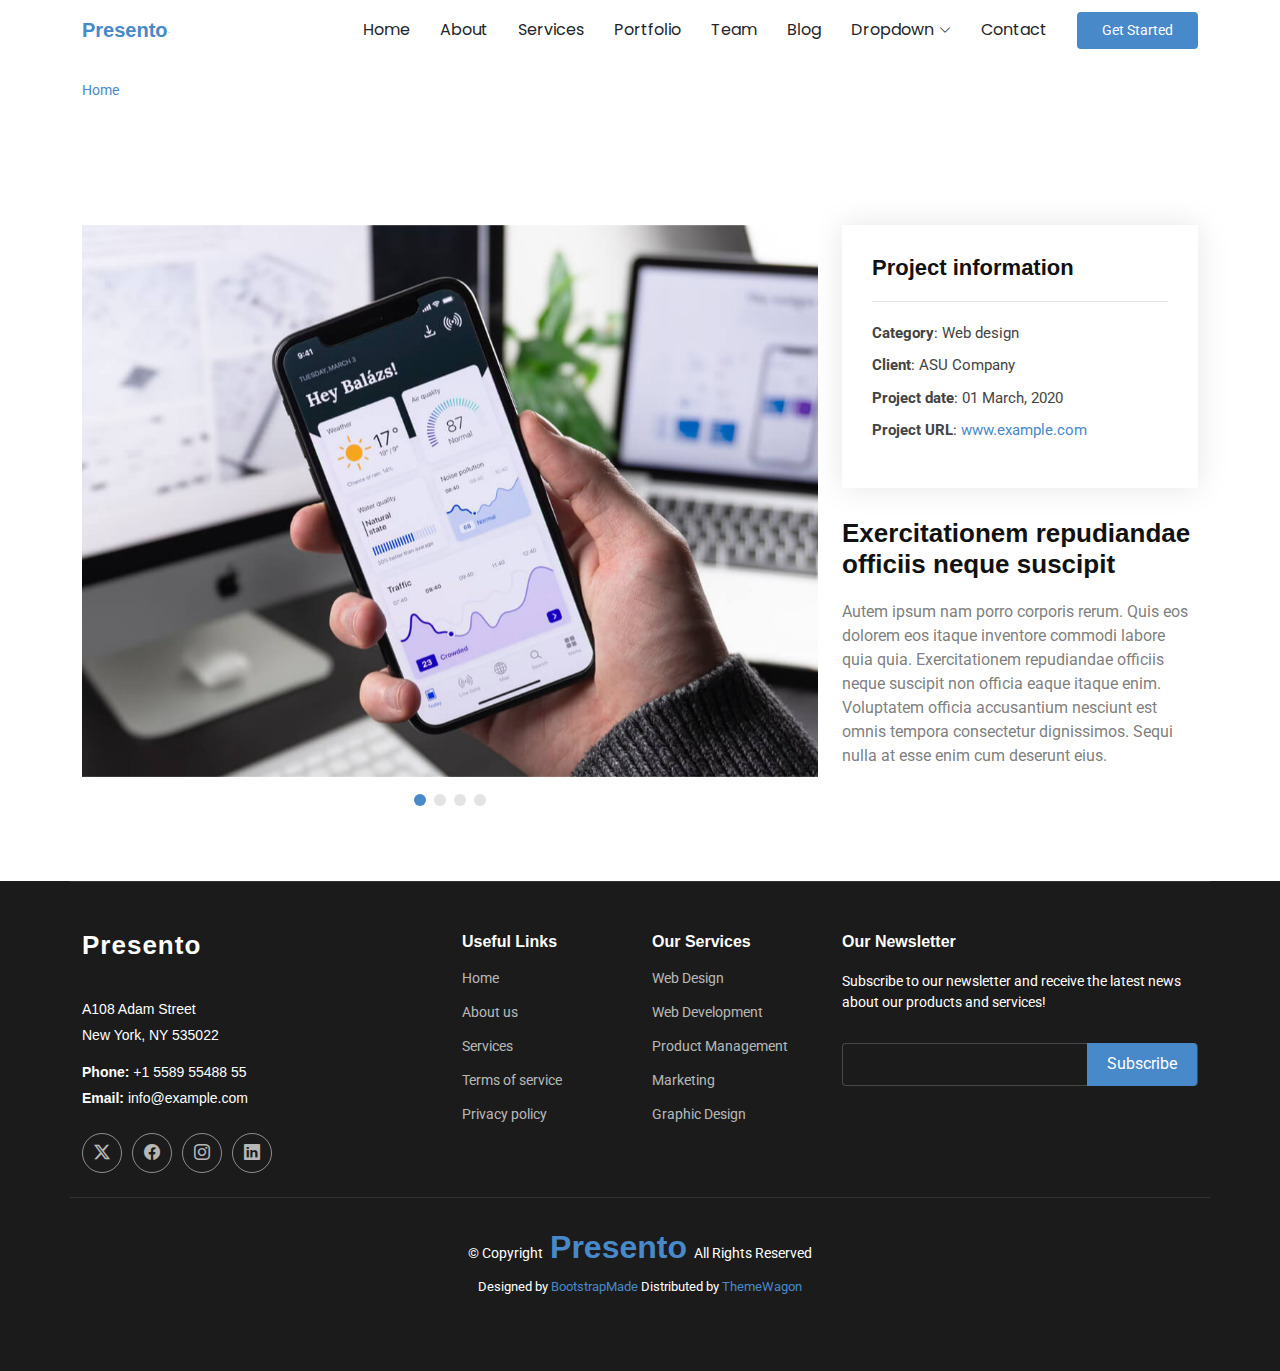
<file: portfolio-details.html>
<!DOCTYPE html>
<html lang="en">

<head>
  <meta charset="utf-8">
  <meta content="width=device-width, initial-scale=1.0" name="viewport">
  <title>Portfolio Details - Presento Bootstrap Template</title>
  <meta name="description" content="">
  <meta name="keywords" content="">

  <!-- Favicons -->
  <link href="assets/img/favicon.png" rel="icon">
  <link href="assets/img/apple-touch-icon.png" rel="apple-touch-icon">

  <!-- Fonts -->
  <link href="https://fonts.googleapis.com" rel="preconnect">
  <link href="https://fonts.gstatic.com" rel="preconnect" crossorigin>
  <link href="https://fonts.googleapis.com/css2?family=Roboto:ital,wght@0,100;0,300;0,400;0,500;0,700;0,900;1,100;1,300;1,400;1,500;1,700;1,900&family=Poppins:ital,wght@0,100;0,200;0,300;0,400;0,500;0,600;0,700;0,800;0,900;1,100;1,200;1,300;1,400;1,500;1,600;1,700;1,800;1,900&family=Raleway:ital,wght@0,100;0,200;0,300;0,400;0,500;0,600;0,700;0,800;0,900;1,100;1,200;1,300;1,400;1,500;1,600;1,700;1,800;1,900&display=swap" rel="stylesheet">

  <!-- Vendor CSS Files -->
  <link href="assets/vendor/bootstrap/css/bootstrap.min.css" rel="stylesheet">
  <link href="assets/vendor/bootstrap-icons/bootstrap-icons.css" rel="stylesheet">
  <link href="assets/vendor/aos/aos.css" rel="stylesheet">
  <link href="assets/vendor/glightbox/css/glightbox.min.css" rel="stylesheet">
  <link href="assets/vendor/swiper/swiper-bundle.min.css" rel="stylesheet">

  <!-- Main CSS File -->
  <link href="assets/css/main.css" rel="stylesheet">

  <!-- =======================================================
  * Template Name: Presento
  * Template URL: https://bootstrapmade.com/presento-bootstrap-corporate-template/
  * Updated: Aug 07 2024 with Bootstrap v5.3.3
  * Author: BootstrapMade.com
  * License: https://bootstrapmade.com/license/
  ======================================================== -->
</head>

<body class="portfolio-details-page">

  <header id="header" class="header d-flex align-items-center sticky-top">
    <div class="container-fluid container-xl position-relative d-flex align-items-center">

      <a href="index.html" class="logo d-flex align-items-center me-auto">
        <!-- Uncomment the line below if you also wish to use an image logo -->
        <!-- <img src="assets/img/logo.png" alt=""> -->
        <h1 class="sitename">Presento</h1>
        <span>.</span>
      </a>

      <nav id="navmenu" class="navmenu">
        <ul>
          <li><a href="#hero">Home<br></a></li>
          <li><a href="#about">About</a></li>
          <li><a href="#services">Services</a></li>
          <li><a href="#portfolio">Portfolio</a></li>
          <li><a href="#team">Team</a></li>
          <li><a href="blog.html">Blog</a></li>
          <li class="dropdown"><a href="#"><span>Dropdown</span> <i class="bi bi-chevron-down toggle-dropdown"></i></a>
            <ul>
              <li><a href="#">Dropdown 1</a></li>
              <li class="dropdown"><a href="#"><span>Deep Dropdown</span> <i class="bi bi-chevron-down toggle-dropdown"></i></a>
                <ul>
                  <li><a href="#">Deep Dropdown 1</a></li>
                  <li><a href="#">Deep Dropdown 2</a></li>
                  <li><a href="#">Deep Dropdown 3</a></li>
                  <li><a href="#">Deep Dropdown 4</a></li>
                  <li><a href="#">Deep Dropdown 5</a></li>
                </ul>
              </li>
              <li><a href="#">Dropdown 2</a></li>
              <li><a href="#">Dropdown 3</a></li>
              <li><a href="#">Dropdown 4</a></li>
            </ul>
          </li>
          <li><a href="#contact">Contact</a></li>
        </ul>
        <i class="mobile-nav-toggle d-xl-none bi bi-list"></i>
      </nav>

      <a class="btn-getstarted" href="index.html#about">Get Started</a>

    </div>
  </header>

  <main class="main">

    <!-- Page Title -->
    <div class="page-title dark-background">
      <div class="container">
        <nav class="breadcrumbs">
          <ol>
            <li><a href="index.html">Home</a></li>
            <li class="current">Portfolio Details</li>
          </ol>
        </nav>
        <h1>Portfolio Details</h1>
      </div>
    </div><!-- End Page Title -->

    <!-- Portfolio Details Section -->
    <section id="portfolio-details" class="portfolio-details section">

      <div class="container" data-aos="fade-up" data-aos-delay="100">

        <div class="row gy-4">

          <div class="col-lg-8">
            <div class="portfolio-details-slider swiper init-swiper">

              <script type="application/json" class="swiper-config">
                {
                  "loop": true,
                  "speed": 600,
                  "autoplay": {
                    "delay": 5000
                  },
                  "slidesPerView": "auto",
                  "pagination": {
                    "el": ".swiper-pagination",
                    "type": "bullets",
                    "clickable": true
                  }
                }
              </script>

              <div class="swiper-wrapper align-items-center">

                <div class="swiper-slide">
                  <img src="assets/img/portfolio/app-1.jpg" alt="">
                </div>

                <div class="swiper-slide">
                  <img src="assets/img/portfolio/product-1.jpg" alt="">
                </div>

                <div class="swiper-slide">
                  <img src="assets/img/portfolio/branding-1.jpg" alt="">
                </div>

                <div class="swiper-slide">
                  <img src="assets/img/portfolio/books-1.jpg" alt="">
                </div>

              </div>
              <div class="swiper-pagination"></div>
            </div>
          </div>

          <div class="col-lg-4">
            <div class="portfolio-info" data-aos="fade-up" data-aos-delay="200">
              <h3>Project information</h3>
              <ul>
                <li><strong>Category</strong>: Web design</li>
                <li><strong>Client</strong>: ASU Company</li>
                <li><strong>Project date</strong>: 01 March, 2020</li>
                <li><strong>Project URL</strong>: <a href="#">www.example.com</a></li>
              </ul>
            </div>
            <div class="portfolio-description" data-aos="fade-up" data-aos-delay="300">
              <h2>Exercitationem repudiandae officiis neque suscipit</h2>
              <p>
                Autem ipsum nam porro corporis rerum. Quis eos dolorem eos itaque inventore commodi labore quia quia. Exercitationem repudiandae officiis neque suscipit non officia eaque itaque enim. Voluptatem officia accusantium nesciunt est omnis tempora consectetur dignissimos. Sequi nulla at esse enim cum deserunt eius.
              </p>
            </div>
          </div>

        </div>

      </div>

    </section><!-- /Portfolio Details Section -->

  </main>

  <footer id="footer" class="footer dark-background">

    <div class="container footer-top">
      <div class="row gy-4">
        <div class="col-lg-4 col-md-6 footer-about">
          <a href="index.html" class="logo d-flex align-items-center">
            <span class="sitename">Presento</span>
          </a>
          <div class="footer-contact pt-3">
            <p>A108 Adam Street</p>
            <p>New York, NY 535022</p>
            <p class="mt-3"><strong>Phone:</strong> <span>+1 5589 55488 55</span></p>
            <p><strong>Email:</strong> <span>info@example.com</span></p>
          </div>
          <div class="social-links d-flex mt-4">
            <a href=""><i class="bi bi-twitter-x"></i></a>
            <a href=""><i class="bi bi-facebook"></i></a>
            <a href=""><i class="bi bi-instagram"></i></a>
            <a href=""><i class="bi bi-linkedin"></i></a>
          </div>
        </div>

        <div class="col-lg-2 col-md-3 footer-links">
          <h4>Useful Links</h4>
          <ul>
            <li><a href="#">Home</a></li>
            <li><a href="#">About us</a></li>
            <li><a href="#">Services</a></li>
            <li><a href="#">Terms of service</a></li>
            <li><a href="#">Privacy policy</a></li>
          </ul>
        </div>

        <div class="col-lg-2 col-md-3 footer-links">
          <h4>Our Services</h4>
          <ul>
            <li><a href="#">Web Design</a></li>
            <li><a href="#">Web Development</a></li>
            <li><a href="#">Product Management</a></li>
            <li><a href="#">Marketing</a></li>
            <li><a href="#">Graphic Design</a></li>
          </ul>
        </div>

        <div class="col-lg-4 col-md-12 footer-newsletter">
          <h4>Our Newsletter</h4>
          <p>Subscribe to our newsletter and receive the latest news about our products and services!</p>
          <form action="forms/newsletter.php" method="post" class="php-email-form">
            <div class="newsletter-form"><input type="email" name="email"><input type="submit" value="Subscribe"></div>
            <div class="loading">Loading</div>
            <div class="error-message"></div>
            <div class="sent-message">Your subscription request has been sent. Thank you!</div>
          </form>
        </div>

      </div>
    </div>

    <div class="container copyright text-center mt-4">
      <p>© <span>Copyright</span> <strong class="px-1 sitename">Presento</strong> <span>All Rights Reserved</span></p>
      <div class="credits">
        <!-- All the links in the footer should remain intact. -->
        <!-- You can delete the links only if you've purchased the pro version. -->
        <!-- Licensing information: https://bootstrapmade.com/license/ -->
        <!-- Purchase the pro version with working PHP/AJAX contact form: [buy-url] -->
        Designed by <a href="https://bootstrapmade.com/">BootstrapMade</a> Distributed by <a href=“https://themewagon.com>ThemeWagon
      </div>
    </div>

  </footer>

  <!-- Scroll Top -->
  <a href="#" id="scroll-top" class="scroll-top d-flex align-items-center justify-content-center"><i class="bi bi-arrow-up-short"></i></a>

  <!-- Vendor JS Files -->
  <script src="assets/vendor/bootstrap/js/bootstrap.bundle.min.js"></script>
  <script src="assets/vendor/php-email-form/validate.js"></script>
  <script src="assets/vendor/aos/aos.js"></script>
  <script src="assets/vendor/glightbox/js/glightbox.min.js"></script>
  <script src="assets/vendor/swiper/swiper-bundle.min.js"></script>
  <script src="assets/vendor/purecounter/purecounter_vanilla.js"></script>
  <script src="assets/vendor/imagesloaded/imagesloaded.pkgd.min.js"></script>
  <script src="assets/vendor/isotope-layout/isotope.pkgd.min.js"></script>

  <!-- Main JS File -->
  <script src="assets/js/main.js"></script>

</body>

</html>
</file>
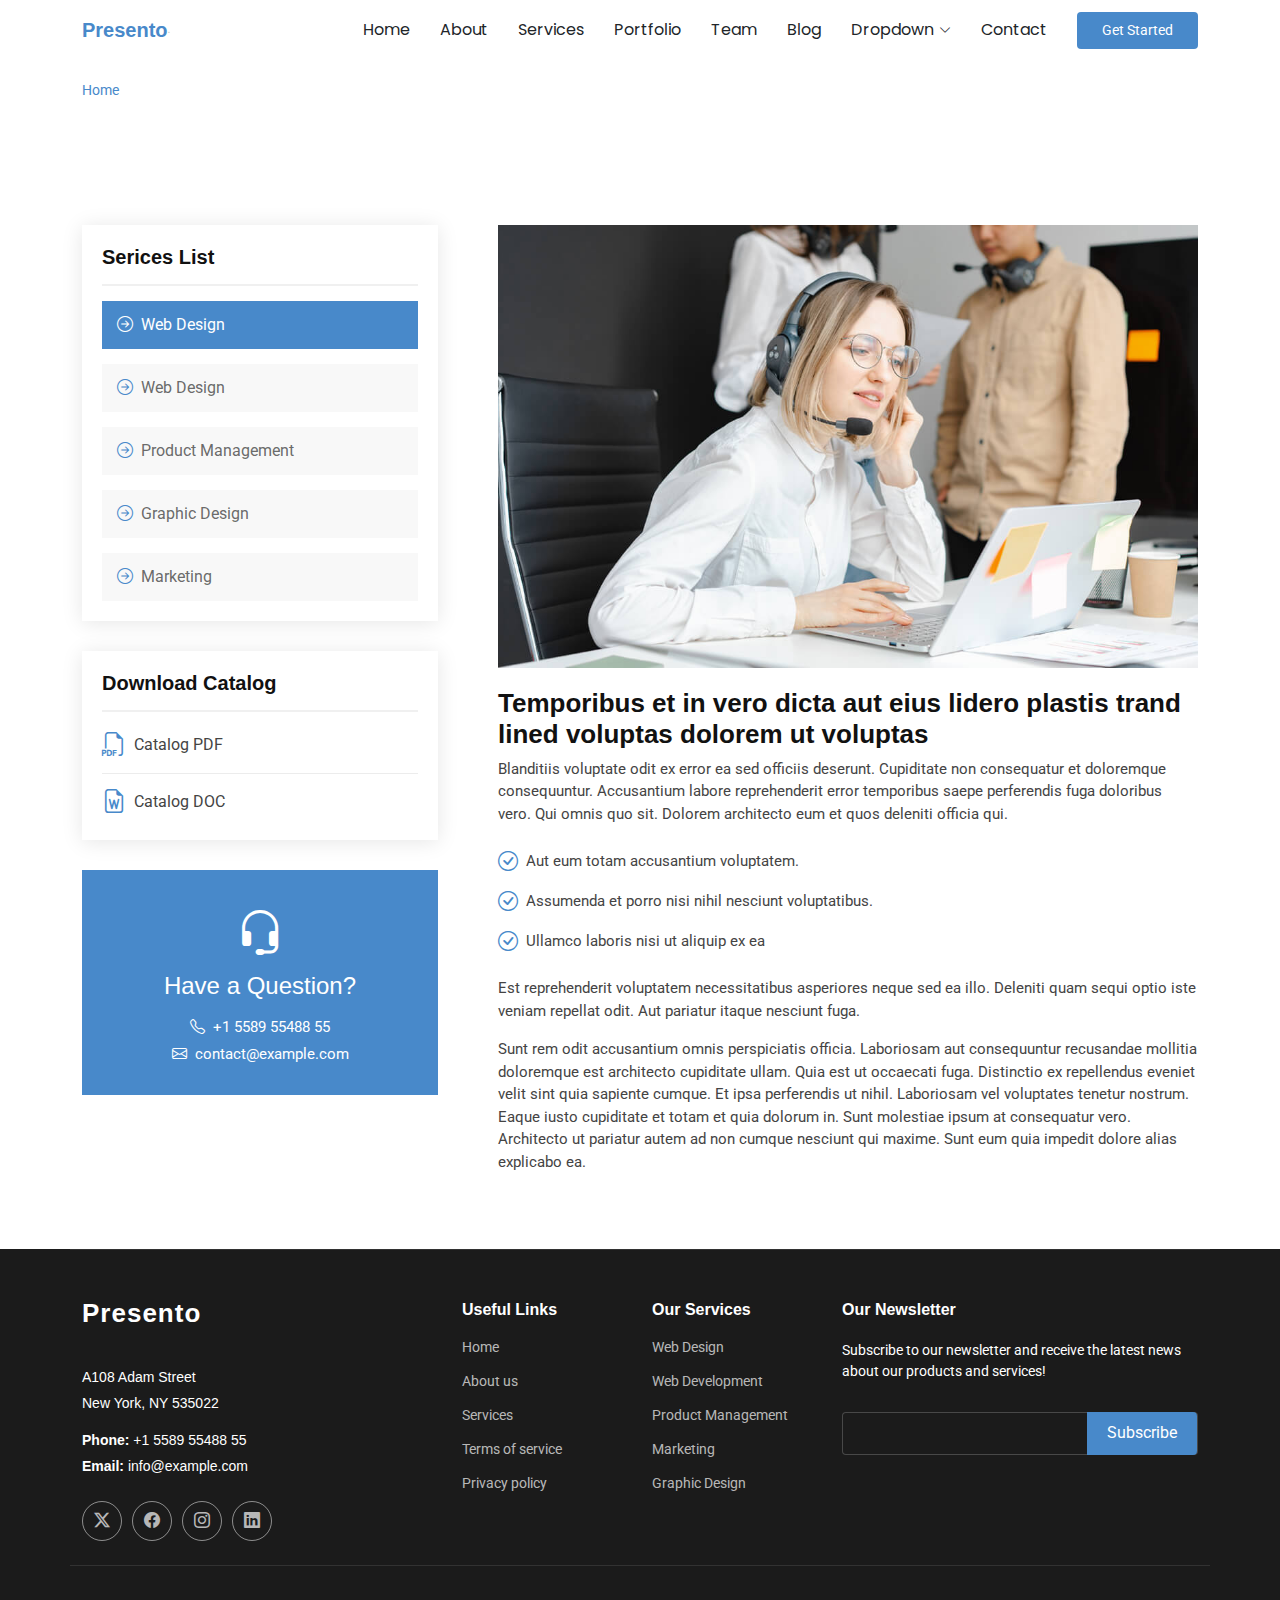
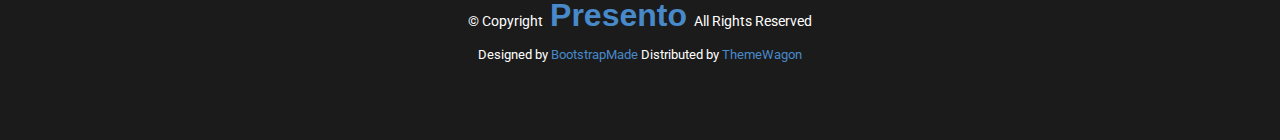
<file: service-details copy.html>
<!DOCTYPE html>
<html lang="en">

<head>
  <meta charset="utf-8">
  <meta content="width=device-width, initial-scale=1.0" name="viewport">
  <title>Service Details - Presento Bootstrap Template</title>
  <meta name="description" content="">
  <meta name="keywords" content="">

  <!-- Favicons -->
  <link href="assets/img/favicon.png" rel="icon">
  <link href="assets/img/apple-touch-icon.png" rel="apple-touch-icon">

  <!-- Fonts -->
  <link href="https://fonts.googleapis.com" rel="preconnect">
  <link href="https://fonts.gstatic.com" rel="preconnect" crossorigin>
  <link href="https://fonts.googleapis.com/css2?family=Roboto:ital,wght@0,100;0,300;0,400;0,500;0,700;0,900;1,100;1,300;1,400;1,500;1,700;1,900&family=Poppins:ital,wght@0,100;0,200;0,300;0,400;0,500;0,600;0,700;0,800;0,900;1,100;1,200;1,300;1,400;1,500;1,600;1,700;1,800;1,900&family=Raleway:ital,wght@0,100;0,200;0,300;0,400;0,500;0,600;0,700;0,800;0,900;1,100;1,200;1,300;1,400;1,500;1,600;1,700;1,800;1,900&display=swap" rel="stylesheet">

  <!-- Vendor CSS Files -->
  <link href="assets/vendor/bootstrap/css/bootstrap.min.css" rel="stylesheet">
  <link href="assets/vendor/bootstrap-icons/bootstrap-icons.css" rel="stylesheet">
  <link href="assets/vendor/aos/aos.css" rel="stylesheet">
  <link href="assets/vendor/glightbox/css/glightbox.min.css" rel="stylesheet">
  <link href="assets/vendor/swiper/swiper-bundle.min.css" rel="stylesheet">

  <!-- Main CSS File -->
  <link href="assets/css/main.css" rel="stylesheet">

  <!-- =======================================================
  * Template Name: Presento
  * Template URL: https://bootstrapmade.com/presento-bootstrap-corporate-template/
  * Updated: Aug 07 2024 with Bootstrap v5.3.3
  * Author: BootstrapMade.com
  * License: https://bootstrapmade.com/license/
  ======================================================== -->
</head>

<body class="service-details-page">

  <header id="header" class="header d-flex align-items-center sticky-top">
    <div class="container-fluid container-xl position-relative d-flex align-items-center">

      <a href="index.html" class="logo d-flex align-items-center me-auto">
        <!-- Uncomment the line below if you also wish to use an image logo -->
        <!-- <img src="assets/img/logo.png" alt=""> -->
        <h1 class="sitename">Presento</h1>
        <span>.</span>
      </a>

      <nav id="navmenu" class="navmenu">
        <ul>
          <li><a href="#hero">Home<br></a></li>
          <li><a href="#about">About</a></li>
          <li><a href="#services">Services</a></li>
          <li><a href="#portfolio">Portfolio</a></li>
          <li><a href="#team">Team</a></li>
          <li><a href="blog.html">Blog</a></li>
          <li class="dropdown"><a href="#"><span>Dropdown</span> <i class="bi bi-chevron-down toggle-dropdown"></i></a>
            <ul>
              <li><a href="#">Dropdown 1</a></li>
              <li class="dropdown"><a href="#"><span>Deep Dropdown</span> <i class="bi bi-chevron-down toggle-dropdown"></i></a>
                <ul>
                  <li><a href="#">Deep Dropdown 1</a></li>
                  <li><a href="#">Deep Dropdown 2</a></li>
                  <li><a href="#">Deep Dropdown 3</a></li>
                  <li><a href="#">Deep Dropdown 4</a></li>
                  <li><a href="#">Deep Dropdown 5</a></li>
                </ul>
              </li>
              <li><a href="#">Dropdown 2</a></li>
              <li><a href="#">Dropdown 3</a></li>
              <li><a href="#">Dropdown 4</a></li>
            </ul>
          </li>
          <li><a href="#contact">Contact</a></li>
        </ul>
        <i class="mobile-nav-toggle d-xl-none bi bi-list"></i>
      </nav>

      <a class="btn-getstarted" href="index.html#about">Get Started</a>

    </div>
  </header>

  <main class="main">

    
    <!-- Page Title -->
    <div class="page-title dark-background">
      <div class="container">
        <nav class="breadcrumbs">
          <ol>
            <li><a href="index.html">Home</a></li>
            <li class="current">Service Details</li>
          </ol>
        </nav>
        <h1>Service Details</h1>
      </div>
    </div><!-- End Page Title -->

    <!-- Service Details Section -->
    <section id="service-details" class="service-details section">

      <div class="container">

        <div class="row gy-5">

          <div class="col-lg-4" data-aos="fade-up" data-aos-delay="100">

            <div class="service-box">
              <h4>Serices List</h4>
              <div class="services-list">
                <a href="#" class="active"><i class="bi bi-arrow-right-circle"></i><span>Web Design</span></a>
                <a href="#"><i class="bi bi-arrow-right-circle"></i><span>Web Design</span></a>
                <a href="#"><i class="bi bi-arrow-right-circle"></i><span>Product Management</span></a>
                <a href="#"><i class="bi bi-arrow-right-circle"></i><span>Graphic Design</span></a>
                <a href="#"><i class="bi bi-arrow-right-circle"></i><span>Marketing</span></a>
              </div>
            </div><!-- End Services List -->

            <div class="service-box">
              <h4>Download Catalog</h4>
              <div class="download-catalog">
                <a href="#"><i class="bi bi-filetype-pdf"></i><span>Catalog PDF</span></a>
                <a href="#"><i class="bi bi-file-earmark-word"></i><span>Catalog DOC</span></a>
              </div>
            </div><!-- End Services List -->

            <div class="help-box d-flex flex-column justify-content-center align-items-center">
              <i class="bi bi-headset help-icon"></i>
              <h4>Have a Question?</h4>
              <p class="d-flex align-items-center mt-2 mb-0"><i class="bi bi-telephone me-2"></i> <span>+1 5589 55488 55</span></p>
              <p class="d-flex align-items-center mt-1 mb-0"><i class="bi bi-envelope me-2"></i> <a href="mailto:contact@example.com">contact@example.com</a></p>
            </div>

          </div>

          <div class="col-lg-8 ps-lg-5" data-aos="fade-up" data-aos-delay="200">
            <img src="assets/img/services.jpg" alt="" class="img-fluid services-img">
            <h3>Temporibus et in vero dicta aut eius lidero plastis trand lined voluptas dolorem ut voluptas</h3>
            <p>
              Blanditiis voluptate odit ex error ea sed officiis deserunt. Cupiditate non consequatur et doloremque consequuntur. Accusantium labore reprehenderit error temporibus saepe perferendis fuga doloribus vero. Qui omnis quo sit. Dolorem architecto eum et quos deleniti officia qui.
            </p>
            <ul>
              <li><i class="bi bi-check-circle"></i> <span>Aut eum totam accusantium voluptatem.</span></li>
              <li><i class="bi bi-check-circle"></i> <span>Assumenda et porro nisi nihil nesciunt voluptatibus.</span></li>
              <li><i class="bi bi-check-circle"></i> <span>Ullamco laboris nisi ut aliquip ex ea</span></li>
            </ul>
            <p>
              Est reprehenderit voluptatem necessitatibus asperiores neque sed ea illo. Deleniti quam sequi optio iste veniam repellat odit. Aut pariatur itaque nesciunt fuga.
            </p>
            <p>
              Sunt rem odit accusantium omnis perspiciatis officia. Laboriosam aut consequuntur recusandae mollitia doloremque est architecto cupiditate ullam. Quia est ut occaecati fuga. Distinctio ex repellendus eveniet velit sint quia sapiente cumque. Et ipsa perferendis ut nihil. Laboriosam vel voluptates tenetur nostrum. Eaque iusto cupiditate et totam et quia dolorum in. Sunt molestiae ipsum at consequatur vero. Architecto ut pariatur autem ad non cumque nesciunt qui maxime. Sunt eum quia impedit dolore alias explicabo ea.
            </p>
          </div>

        </div>

      </div>

    </section><!-- /Service Details Section -->

  </main>

  <footer id="footer" class="footer dark-background">

    <div class="container footer-top">
      <div class="row gy-4">
        <div class="col-lg-4 col-md-6 footer-about">
          <a href="index.html" class="logo d-flex align-items-center">
            <span class="sitename">Presento</span>
          </a>
          <div class="footer-contact pt-3">
            <p>A108 Adam Street</p>
            <p>New York, NY 535022</p>
            <p class="mt-3"><strong>Phone:</strong> <span>+1 5589 55488 55</span></p>
            <p><strong>Email:</strong> <span>info@example.com</span></p>
          </div>
          <div class="social-links d-flex mt-4">
            <a href=""><i class="bi bi-twitter-x"></i></a>
            <a href=""><i class="bi bi-facebook"></i></a>
            <a href=""><i class="bi bi-instagram"></i></a>
            <a href=""><i class="bi bi-linkedin"></i></a>
          </div>
        </div>

        <div class="col-lg-2 col-md-3 footer-links">
          <h4>Useful Links</h4>
          <ul>
            <li><a href="#">Home</a></li>
            <li><a href="#">About us</a></li>
            <li><a href="#">Services</a></li>
            <li><a href="#">Terms of service</a></li>
            <li><a href="#">Privacy policy</a></li>
          </ul>
        </div>

        <div class="col-lg-2 col-md-3 footer-links">
          <h4>Our Services</h4>
          <ul>
            <li><a href="#">Web Design</a></li>
            <li><a href="#">Web Development</a></li>
            <li><a href="#">Product Management</a></li>
            <li><a href="#">Marketing</a></li>
            <li><a href="#">Graphic Design</a></li>
          </ul>
        </div>

        <div class="col-lg-4 col-md-12 footer-newsletter">
          <h4>Our Newsletter</h4>
          <p>Subscribe to our newsletter and receive the latest news about our products and services!</p>
          <form action="forms/newsletter.php" method="post" class="php-email-form">
            <div class="newsletter-form"><input type="email" name="email"><input type="submit" value="Subscribe"></div>
            <div class="loading">Loading</div>
            <div class="error-message"></div>
            <div class="sent-message">Your subscription request has been sent. Thank you!</div>
          </form>
        </div>

      </div>
    </div>

    <div class="container copyright text-center mt-4">
      <p>© <span>Copyright</span> <strong class="px-1 sitename">Presento</strong> <span>All Rights Reserved</span></p>
      <div class="credits">
        <!-- All the links in the footer should remain intact. -->
        <!-- You can delete the links only if you've purchased the pro version. -->
        <!-- Licensing information: https://bootstrapmade.com/license/ -->
        <!-- Purchase the pro version with working PHP/AJAX contact form: [buy-url] -->
        Designed by <a href="https://bootstrapmade.com/">BootstrapMade</a> Distributed by <a href=“https://themewagon.com>ThemeWagon
      </div>
    </div>

  </footer>

  <!-- Scroll Top -->
  <a href="#" id="scroll-top" class="scroll-top d-flex align-items-center justify-content-center"><i class="bi bi-arrow-up-short"></i></a>

  <!-- Vendor JS Files -->
  <script src="assets/vendor/bootstrap/js/bootstrap.bundle.min.js"></script>
  <script src="assets/vendor/php-email-form/validate.js"></script>
  <script src="assets/vendor/aos/aos.js"></script>
  <script src="assets/vendor/glightbox/js/glightbox.min.js"></script>
  <script src="assets/vendor/swiper/swiper-bundle.min.js"></script>
  <script src="assets/vendor/purecounter/purecounter_vanilla.js"></script>
  <script src="assets/vendor/imagesloaded/imagesloaded.pkgd.min.js"></script>
  <script src="assets/vendor/isotope-layout/isotope.pkgd.min.js"></script>

  <!-- Main JS File -->
  <script src="assets/js/main.js"></script>

</body>

</html>
</file>
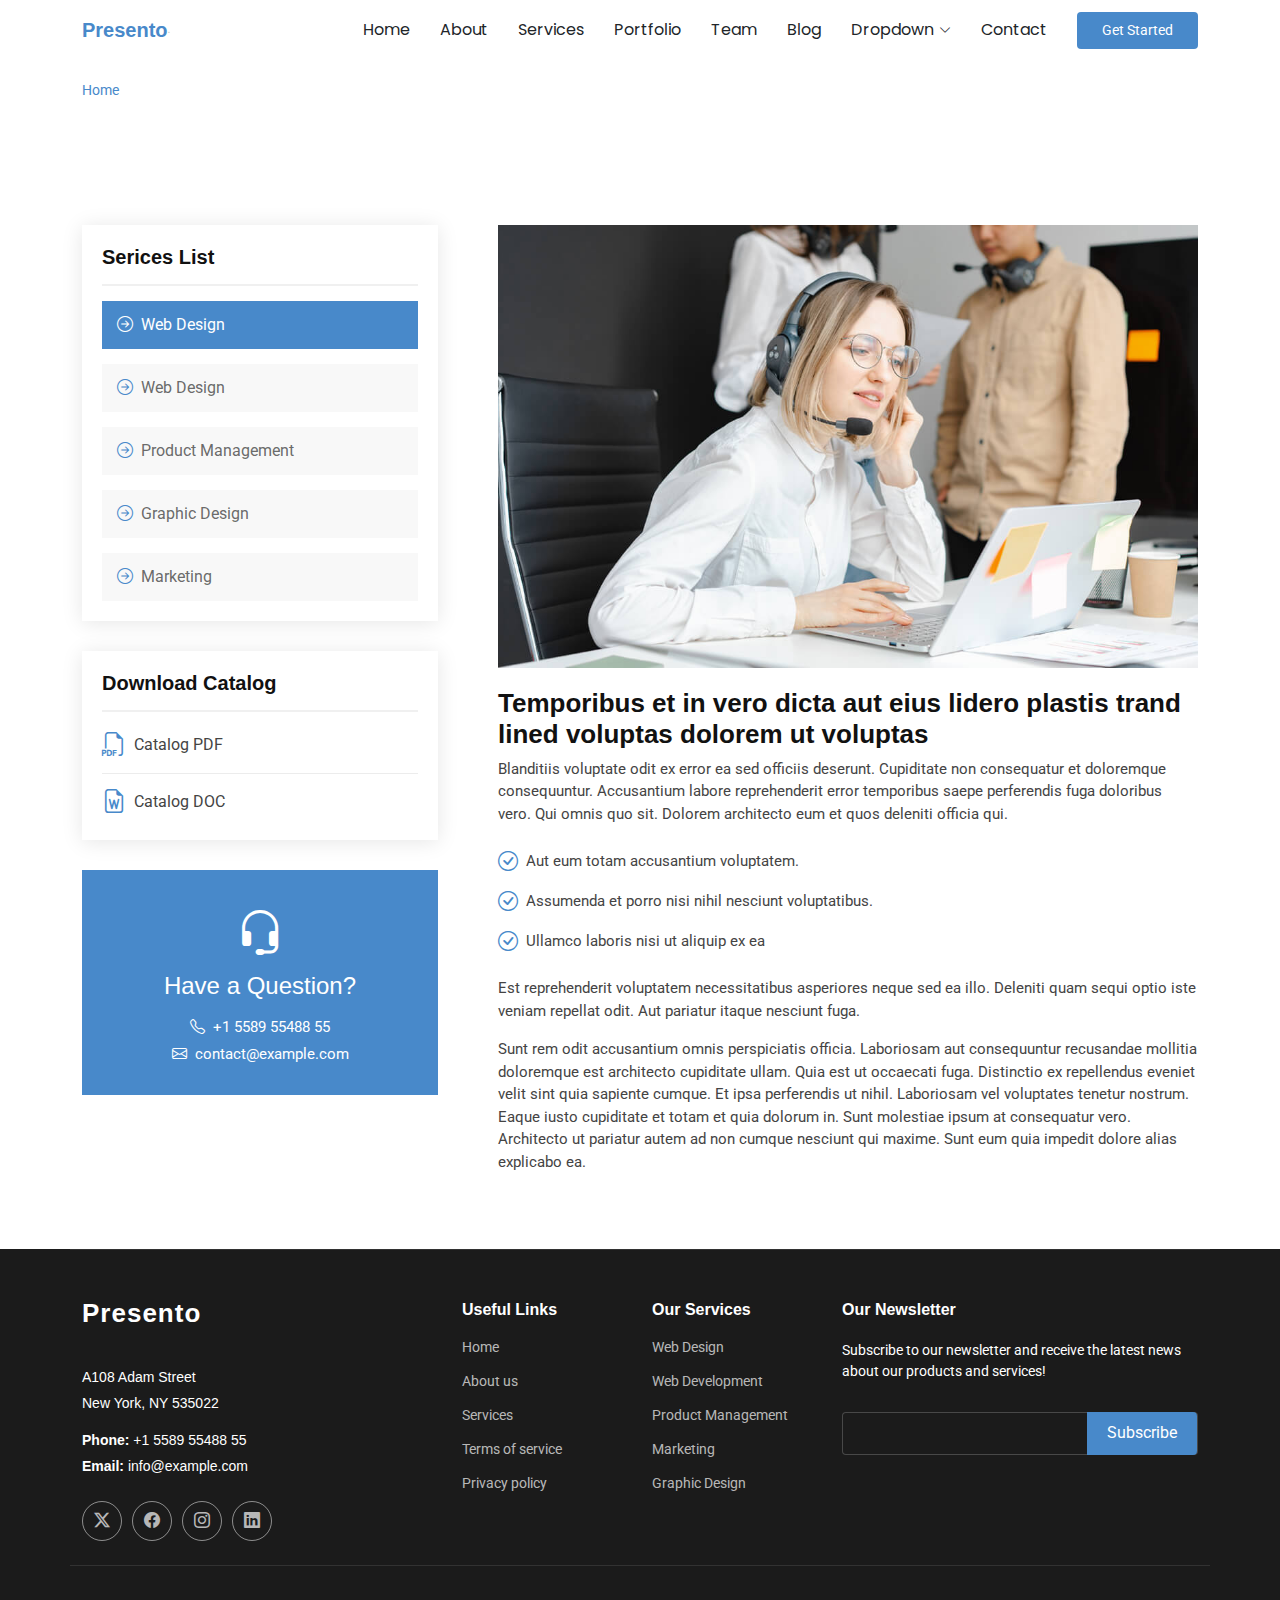
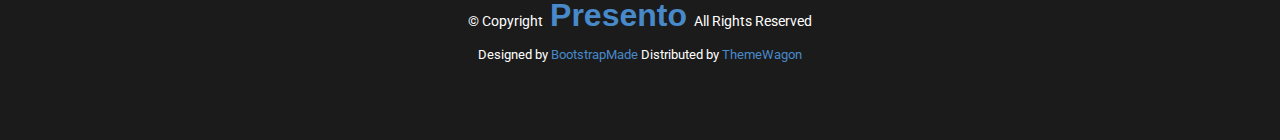
<file: service-details.html>
<!DOCTYPE html>
<html lang="en">

<head>
  <meta charset="utf-8">
  <meta content="width=device-width, initial-scale=1.0" name="viewport">
  <title>Service Details - Presento Bootstrap Template</title>
  <meta name="description" content="">
  <meta name="keywords" content="">

  <!-- Favicons -->
  <link href="assets/img/favicon.png" rel="icon">
  <link href="assets/img/apple-touch-icon.png" rel="apple-touch-icon">

  <!-- Fonts -->
  <link href="https://fonts.googleapis.com" rel="preconnect">
  <link href="https://fonts.gstatic.com" rel="preconnect" crossorigin>
  <link href="https://fonts.googleapis.com/css2?family=Roboto:ital,wght@0,100;0,300;0,400;0,500;0,700;0,900;1,100;1,300;1,400;1,500;1,700;1,900&family=Poppins:ital,wght@0,100;0,200;0,300;0,400;0,500;0,600;0,700;0,800;0,900;1,100;1,200;1,300;1,400;1,500;1,600;1,700;1,800;1,900&family=Raleway:ital,wght@0,100;0,200;0,300;0,400;0,500;0,600;0,700;0,800;0,900;1,100;1,200;1,300;1,400;1,500;1,600;1,700;1,800;1,900&display=swap" rel="stylesheet">

  <!-- Vendor CSS Files -->
  <link href="assets/vendor/bootstrap/css/bootstrap.min.css" rel="stylesheet">
  <link href="assets/vendor/bootstrap-icons/bootstrap-icons.css" rel="stylesheet">
  <link href="assets/vendor/aos/aos.css" rel="stylesheet">
  <link href="assets/vendor/glightbox/css/glightbox.min.css" rel="stylesheet">
  <link href="assets/vendor/swiper/swiper-bundle.min.css" rel="stylesheet">

  <!-- Main CSS File -->
  <link href="assets/css/main.css" rel="stylesheet">

  <!-- =======================================================
  * Template Name: Presento
  * Template URL: https://bootstrapmade.com/presento-bootstrap-corporate-template/
  * Updated: Aug 07 2024 with Bootstrap v5.3.3
  * Author: BootstrapMade.com
  * License: https://bootstrapmade.com/license/
  ======================================================== -->
</head>

<body class="service-details-page">

  <header id="header" class="header d-flex align-items-center sticky-top">
    <div class="container-fluid container-xl position-relative d-flex align-items-center">

      <a href="index.html" class="logo d-flex align-items-center me-auto">
        <!-- Uncomment the line below if you also wish to use an image logo -->
        <!-- <img src="assets/img/logo.png" alt=""> -->
        <h1 class="sitename">Presento</h1>
        <span>.</span>
      </a>

      <nav id="navmenu" class="navmenu">
        <ul>
          <li><a href="#hero">Home<br></a></li>
          <li><a href="#about">About</a></li>
          <li><a href="#services">Services</a></li>
          <li><a href="#portfolio">Portfolio</a></li>
          <li><a href="#team">Team</a></li>
          <li><a href="blog.html">Blog</a></li>
          <li class="dropdown"><a href="#"><span>Dropdown</span> <i class="bi bi-chevron-down toggle-dropdown"></i></a>
            <ul>
              <li><a href="#">Dropdown 1</a></li>
              <li class="dropdown"><a href="#"><span>Deep Dropdown</span> <i class="bi bi-chevron-down toggle-dropdown"></i></a>
                <ul>
                  <li><a href="#">Deep Dropdown 1</a></li>
                  <li><a href="#">Deep Dropdown 2</a></li>
                  <li><a href="#">Deep Dropdown 3</a></li>
                  <li><a href="#">Deep Dropdown 4</a></li>
                  <li><a href="#">Deep Dropdown 5</a></li>
                </ul>
              </li>
              <li><a href="#">Dropdown 2</a></li>
              <li><a href="#">Dropdown 3</a></li>
              <li><a href="#">Dropdown 4</a></li>
            </ul>
          </li>
          <li><a href="#contact">Contact</a></li>
        </ul>
        <i class="mobile-nav-toggle d-xl-none bi bi-list"></i>
      </nav>

      <a class="btn-getstarted" href="index.html#about">Get Started</a>

    </div>
  </header>

  <main class="main">

    <!-- Page Title -->
    <div class="page-title dark-background">
      <div class="container">
        <nav class="breadcrumbs">
          <ol>
            <li><a href="index.html">Home</a></li>
            <li class="current">Service Details</li>
          </ol>
        </nav>
        <h1>Service Details</h1>
      </div>
    </div><!-- End Page Title -->

    <!-- Service Details Section -->
    <section id="service-details" class="service-details section">

      <div class="container">

        <div class="row gy-5">

          <div class="col-lg-4" data-aos="fade-up" data-aos-delay="100">

            <div class="service-box">
              <h4>Serices List</h4>
              <div class="services-list">
                <a href="#" class="active"><i class="bi bi-arrow-right-circle"></i><span>Web Design</span></a>
                <a href="#"><i class="bi bi-arrow-right-circle"></i><span>Web Design</span></a>
                <a href="#"><i class="bi bi-arrow-right-circle"></i><span>Product Management</span></a>
                <a href="#"><i class="bi bi-arrow-right-circle"></i><span>Graphic Design</span></a>
                <a href="#"><i class="bi bi-arrow-right-circle"></i><span>Marketing</span></a>
              </div>
            </div><!-- End Services List -->

            <div class="service-box">
              <h4>Download Catalog</h4>
              <div class="download-catalog">
                <a href="#"><i class="bi bi-filetype-pdf"></i><span>Catalog PDF</span></a>
                <a href="#"><i class="bi bi-file-earmark-word"></i><span>Catalog DOC</span></a>
              </div>
            </div><!-- End Services List -->

            <div class="help-box d-flex flex-column justify-content-center align-items-center">
              <i class="bi bi-headset help-icon"></i>
              <h4>Have a Question?</h4>
              <p class="d-flex align-items-center mt-2 mb-0"><i class="bi bi-telephone me-2"></i> <span>+1 5589 55488 55</span></p>
              <p class="d-flex align-items-center mt-1 mb-0"><i class="bi bi-envelope me-2"></i> <a href="mailto:contact@example.com">contact@example.com</a></p>
            </div>

          </div>

          <div class="col-lg-8 ps-lg-5" data-aos="fade-up" data-aos-delay="200">
            <img src="assets/img/services.jpg" alt="" class="img-fluid services-img">
            <h3>Temporibus et in vero dicta aut eius lidero plastis trand lined voluptas dolorem ut voluptas</h3>
            <p>
              Blanditiis voluptate odit ex error ea sed officiis deserunt. Cupiditate non consequatur et doloremque consequuntur. Accusantium labore reprehenderit error temporibus saepe perferendis fuga doloribus vero. Qui omnis quo sit. Dolorem architecto eum et quos deleniti officia qui.
            </p>
            <ul>
              <li><i class="bi bi-check-circle"></i> <span>Aut eum totam accusantium voluptatem.</span></li>
              <li><i class="bi bi-check-circle"></i> <span>Assumenda et porro nisi nihil nesciunt voluptatibus.</span></li>
              <li><i class="bi bi-check-circle"></i> <span>Ullamco laboris nisi ut aliquip ex ea</span></li>
            </ul>
            <p>
              Est reprehenderit voluptatem necessitatibus asperiores neque sed ea illo. Deleniti quam sequi optio iste veniam repellat odit. Aut pariatur itaque nesciunt fuga.
            </p>
            <p>
              Sunt rem odit accusantium omnis perspiciatis officia. Laboriosam aut consequuntur recusandae mollitia doloremque est architecto cupiditate ullam. Quia est ut occaecati fuga. Distinctio ex repellendus eveniet velit sint quia sapiente cumque. Et ipsa perferendis ut nihil. Laboriosam vel voluptates tenetur nostrum. Eaque iusto cupiditate et totam et quia dolorum in. Sunt molestiae ipsum at consequatur vero. Architecto ut pariatur autem ad non cumque nesciunt qui maxime. Sunt eum quia impedit dolore alias explicabo ea.
            </p>
          </div>

        </div>

      </div>

    </section><!-- /Service Details Section -->

  </main>

  <footer id="footer" class="footer dark-background">

    <div class="container footer-top">
      <div class="row gy-4">
        <div class="col-lg-4 col-md-6 footer-about">
          <a href="index.html" class="logo d-flex align-items-center">
            <span class="sitename">Presento</span>
          </a>
          <div class="footer-contact pt-3">
            <p>A108 Adam Street</p>
            <p>New York, NY 535022</p>
            <p class="mt-3"><strong>Phone:</strong> <span>+1 5589 55488 55</span></p>
            <p><strong>Email:</strong> <span>info@example.com</span></p>
          </div>
          <div class="social-links d-flex mt-4">
            <a href=""><i class="bi bi-twitter-x"></i></a>
            <a href=""><i class="bi bi-facebook"></i></a>
            <a href=""><i class="bi bi-instagram"></i></a>
            <a href=""><i class="bi bi-linkedin"></i></a>
          </div>
        </div>

        <div class="col-lg-2 col-md-3 footer-links">
          <h4>Useful Links</h4>
          <ul>
            <li><a href="#">Home</a></li>
            <li><a href="#">About us</a></li>
            <li><a href="#">Services</a></li>
            <li><a href="#">Terms of service</a></li>
            <li><a href="#">Privacy policy</a></li>
          </ul>
        </div>

        <div class="col-lg-2 col-md-3 footer-links">
          <h4>Our Services</h4>
          <ul>
            <li><a href="#">Web Design</a></li>
            <li><a href="#">Web Development</a></li>
            <li><a href="#">Product Management</a></li>
            <li><a href="#">Marketing</a></li>
            <li><a href="#">Graphic Design</a></li>
          </ul>
        </div>

        <div class="col-lg-4 col-md-12 footer-newsletter">
          <h4>Our Newsletter</h4>
          <p>Subscribe to our newsletter and receive the latest news about our products and services!</p>
          <form action="forms/newsletter.php" method="post" class="php-email-form">
            <div class="newsletter-form"><input type="email" name="email"><input type="submit" value="Subscribe"></div>
            <div class="loading">Loading</div>
            <div class="error-message"></div>
            <div class="sent-message">Your subscription request has been sent. Thank you!</div>
          </form>
        </div>

      </div>
    </div>

    <div class="container copyright text-center mt-4">
      <p>© <span>Copyright</span> <strong class="px-1 sitename">Presento</strong> <span>All Rights Reserved</span></p>
      <div class="credits">
        <!-- All the links in the footer should remain intact. -->
        <!-- You can delete the links only if you've purchased the pro version. -->
        <!-- Licensing information: https://bootstrapmade.com/license/ -->
        <!-- Purchase the pro version with working PHP/AJAX contact form: [buy-url] -->
        Designed by <a href="https://bootstrapmade.com/">BootstrapMade</a> Distributed by <a href=“https://themewagon.com>ThemeWagon
      </div>
    </div>

  </footer>

  <!-- Scroll Top -->
  <a href="#" id="scroll-top" class="scroll-top d-flex align-items-center justify-content-center"><i class="bi bi-arrow-up-short"></i></a>

  <!-- Vendor JS Files -->
  <script src="assets/vendor/bootstrap/js/bootstrap.bundle.min.js"></script>
  <script src="assets/vendor/php-email-form/validate.js"></script>
  <script src="assets/vendor/aos/aos.js"></script>
  <script src="assets/vendor/glightbox/js/glightbox.min.js"></script>
  <script src="assets/vendor/swiper/swiper-bundle.min.js"></script>
  <script src="assets/vendor/purecounter/purecounter_vanilla.js"></script>
  <script src="assets/vendor/imagesloaded/imagesloaded.pkgd.min.js"></script>
  <script src="assets/vendor/isotope-layout/isotope.pkgd.min.js"></script>

  <!-- Main JS File -->
  <script src="assets/js/main.js"></script>

</body>

</html>
</file>
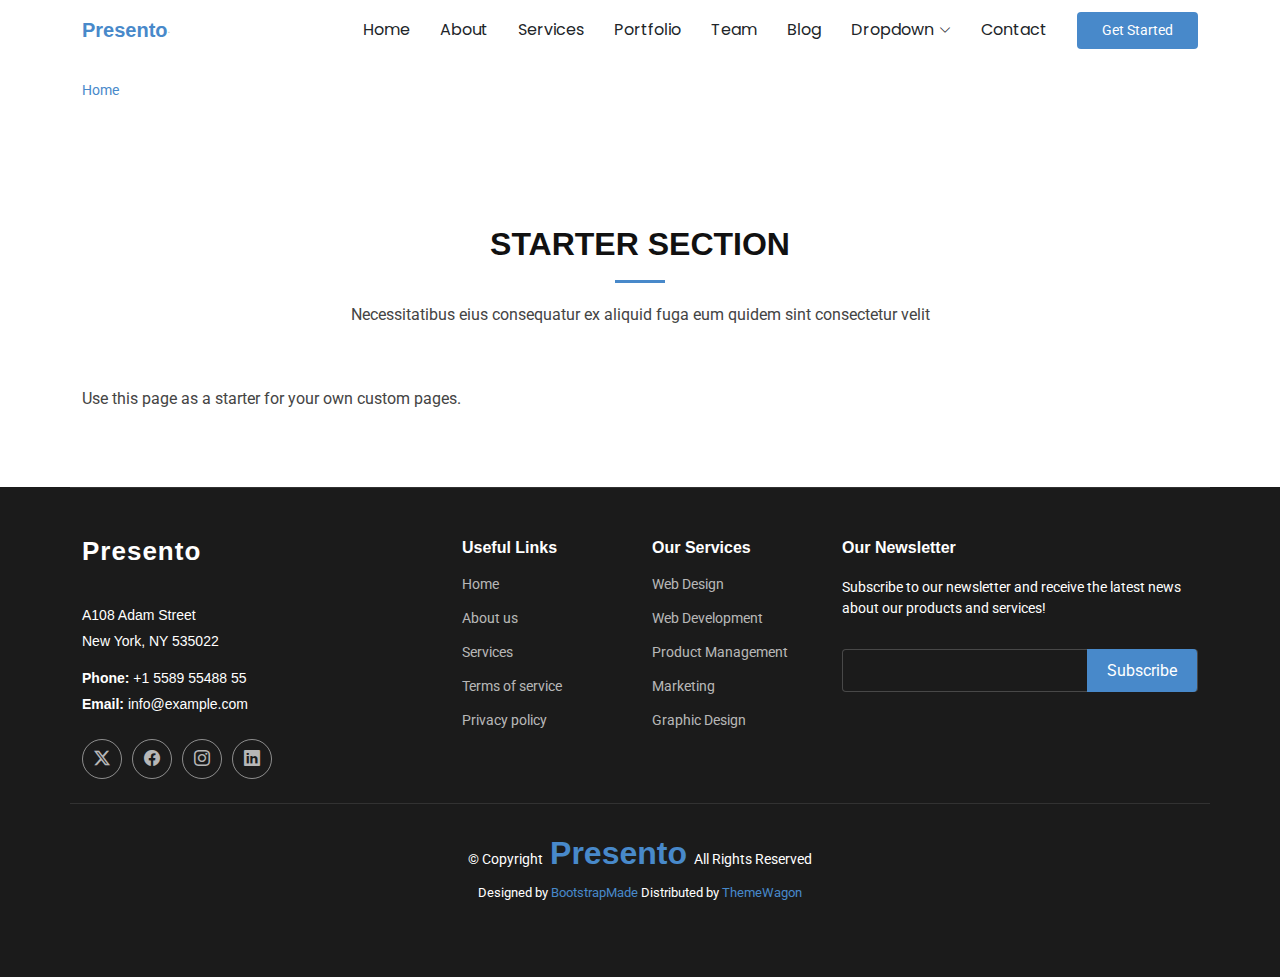
<file: starter-page.html>
<!DOCTYPE html>
<html lang="en">

<head>
  <meta charset="utf-8">
  <meta content="width=device-width, initial-scale=1.0" name="viewport">
  <title>Starter Page - Presento Bootstrap Template</title>
  <meta name="description" content="">
  <meta name="keywords" content="">

  <!-- Favicons -->
  <link href="assets/img/favicon.png" rel="icon">
  <link href="assets/img/apple-touch-icon.png" rel="apple-touch-icon">

  <!-- Fonts -->
  <link href="https://fonts.googleapis.com" rel="preconnect">
  <link href="https://fonts.gstatic.com" rel="preconnect" crossorigin>
  <link href="https://fonts.googleapis.com/css2?family=Roboto:ital,wght@0,100;0,300;0,400;0,500;0,700;0,900;1,100;1,300;1,400;1,500;1,700;1,900&family=Poppins:ital,wght@0,100;0,200;0,300;0,400;0,500;0,600;0,700;0,800;0,900;1,100;1,200;1,300;1,400;1,500;1,600;1,700;1,800;1,900&family=Raleway:ital,wght@0,100;0,200;0,300;0,400;0,500;0,600;0,700;0,800;0,900;1,100;1,200;1,300;1,400;1,500;1,600;1,700;1,800;1,900&display=swap" rel="stylesheet">

  <!-- Vendor CSS Files -->
  <link href="assets/vendor/bootstrap/css/bootstrap.min.css" rel="stylesheet">
  <link href="assets/vendor/bootstrap-icons/bootstrap-icons.css" rel="stylesheet">
  <link href="assets/vendor/aos/aos.css" rel="stylesheet">
  <link href="assets/vendor/glightbox/css/glightbox.min.css" rel="stylesheet">
  <link href="assets/vendor/swiper/swiper-bundle.min.css" rel="stylesheet">

  <!-- Main CSS File -->
  <link href="assets/css/main.css" rel="stylesheet">

  <!-- =======================================================
  * Template Name: Presento
  * Template URL: https://bootstrapmade.com/presento-bootstrap-corporate-template/
  * Updated: Aug 07 2024 with Bootstrap v5.3.3
  * Author: BootstrapMade.com
  * License: https://bootstrapmade.com/license/
  ======================================================== -->
</head>

<body class="starter-page-page">

  <header id="header" class="header d-flex align-items-center sticky-top">
    <div class="container-fluid container-xl position-relative d-flex align-items-center">

      <a href="index.html" class="logo d-flex align-items-center me-auto">
        <!-- Uncomment the line below if you also wish to use an image logo -->
        <!-- <img src="assets/img/logo.png" alt=""> -->
        <h1 class="sitename">Presento</h1>
        <span>.</span>
      </a>

      <nav id="navmenu" class="navmenu">
        <ul>
          <li><a href="#hero">Home<br></a></li>
          <li><a href="#about">About</a></li>
          <li><a href="#services">Services</a></li>
          <li><a href="#portfolio">Portfolio</a></li>
          <li><a href="#team">Team</a></li>
          <li><a href="blog.html">Blog</a></li>
          <li class="dropdown"><a href="#"><span>Dropdown</span> <i class="bi bi-chevron-down toggle-dropdown"></i></a>
            <ul>
              <li><a href="#">Dropdown 1</a></li>
              <li class="dropdown"><a href="#"><span>Deep Dropdown</span> <i class="bi bi-chevron-down toggle-dropdown"></i></a>
                <ul>
                  <li><a href="#">Deep Dropdown 1</a></li>
                  <li><a href="#">Deep Dropdown 2</a></li>
                  <li><a href="#">Deep Dropdown 3</a></li>
                  <li><a href="#">Deep Dropdown 4</a></li>
                  <li><a href="#">Deep Dropdown 5</a></li>
                </ul>
              </li>
              <li><a href="#">Dropdown 2</a></li>
              <li><a href="#">Dropdown 3</a></li>
              <li><a href="#">Dropdown 4</a></li>
            </ul>
          </li>
          <li><a href="#contact">Contact</a></li>
        </ul>
        <i class="mobile-nav-toggle d-xl-none bi bi-list"></i>
      </nav>

      <a class="btn-getstarted" href="index.html#about">Get Started</a>

    </div>
  </header>

  <main class="main">

    <!-- Page Title -->
    <div class="page-title dark-background">
      <div class="container">
        <nav class="breadcrumbs">
          <ol>
            <li><a href="index.html">Home</a></li>
            <li class="current">Starter Page</li>
          </ol>
        </nav>
        <h1>Starter Page</h1>
      </div>
    </div><!-- End Page Title -->

    <!-- Starter Section Section -->
    <section id="starter-section" class="starter-section section">

      <!-- Section Title -->
      <div class="container section-title" data-aos="fade-up">
        <h2>Starter Section</h2>
        <p>Necessitatibus eius consequatur ex aliquid fuga eum quidem sint consectetur velit</p>
      </div><!-- End Section Title -->

      <div class="container" data-aos="fade-up">
        <p>Use this page as a starter for your own custom pages.</p>
      </div>

    </section><!-- /Starter Section Section -->

  </main>

  <footer id="footer" class="footer dark-background">

    <div class="container footer-top">
      <div class="row gy-4">
        <div class="col-lg-4 col-md-6 footer-about">
          <a href="index.html" class="logo d-flex align-items-center">
            <span class="sitename">Presento</span>
          </a>
          <div class="footer-contact pt-3">
            <p>A108 Adam Street</p>
            <p>New York, NY 535022</p>
            <p class="mt-3"><strong>Phone:</strong> <span>+1 5589 55488 55</span></p>
            <p><strong>Email:</strong> <span>info@example.com</span></p>
          </div>
          <div class="social-links d-flex mt-4">
            <a href=""><i class="bi bi-twitter-x"></i></a>
            <a href=""><i class="bi bi-facebook"></i></a>
            <a href=""><i class="bi bi-instagram"></i></a>
            <a href=""><i class="bi bi-linkedin"></i></a>
          </div>
        </div>

        <div class="col-lg-2 col-md-3 footer-links">
          <h4>Useful Links</h4>
          <ul>
            <li><a href="#">Home</a></li>
            <li><a href="#">About us</a></li>
            <li><a href="#">Services</a></li>
            <li><a href="#">Terms of service</a></li>
            <li><a href="#">Privacy policy</a></li>
          </ul>
        </div>

        <div class="col-lg-2 col-md-3 footer-links">
          <h4>Our Services</h4>
          <ul>
            <li><a href="#">Web Design</a></li>
            <li><a href="#">Web Development</a></li>
            <li><a href="#">Product Management</a></li>
            <li><a href="#">Marketing</a></li>
            <li><a href="#">Graphic Design</a></li>
          </ul>
        </div>

        <div class="col-lg-4 col-md-12 footer-newsletter">
          <h4>Our Newsletter</h4>
          <p>Subscribe to our newsletter and receive the latest news about our products and services!</p>
          <form action="forms/newsletter.php" method="post" class="php-email-form">
            <div class="newsletter-form"><input type="email" name="email"><input type="submit" value="Subscribe"></div>
            <div class="loading">Loading</div>
            <div class="error-message"></div>
            <div class="sent-message">Your subscription request has been sent. Thank you!</div>
          </form>
        </div>

      </div>
    </div>

    <div class="container copyright text-center mt-4">
      <p>© <span>Copyright</span> <strong class="px-1 sitename">Presento</strong> <span>All Rights Reserved</span></p>
      <div class="credits">
        <!-- All the links in the footer should remain intact. -->
        <!-- You can delete the links only if you've purchased the pro version. -->
        <!-- Licensing information: https://bootstrapmade.com/license/ -->
        <!-- Purchase the pro version with working PHP/AJAX contact form: [buy-url] -->
        Designed by <a href="https://bootstrapmade.com/">BootstrapMade</a> Distributed by <a href=“https://themewagon.com>ThemeWagon
      </div>
    </div>

  </footer>

  <!-- Scroll Top -->
  <a href="#" id="scroll-top" class="scroll-top d-flex align-items-center justify-content-center"><i class="bi bi-arrow-up-short"></i></a>

  <!-- Vendor JS Files -->
  <script src="assets/vendor/bootstrap/js/bootstrap.bundle.min.js"></script>
  <script src="assets/vendor/php-email-form/validate.js"></script>
  <script src="assets/vendor/aos/aos.js"></script>
  <script src="assets/vendor/glightbox/js/glightbox.min.js"></script>
  <script src="assets/vendor/swiper/swiper-bundle.min.js"></script>
  <script src="assets/vendor/purecounter/purecounter_vanilla.js"></script>
  <script src="assets/vendor/imagesloaded/imagesloaded.pkgd.min.js"></script>
  <script src="assets/vendor/isotope-layout/isotope.pkgd.min.js"></script>

  <!-- Main JS File -->
  <script src="assets/js/main.js"></script>

</body>

</html>
</file>
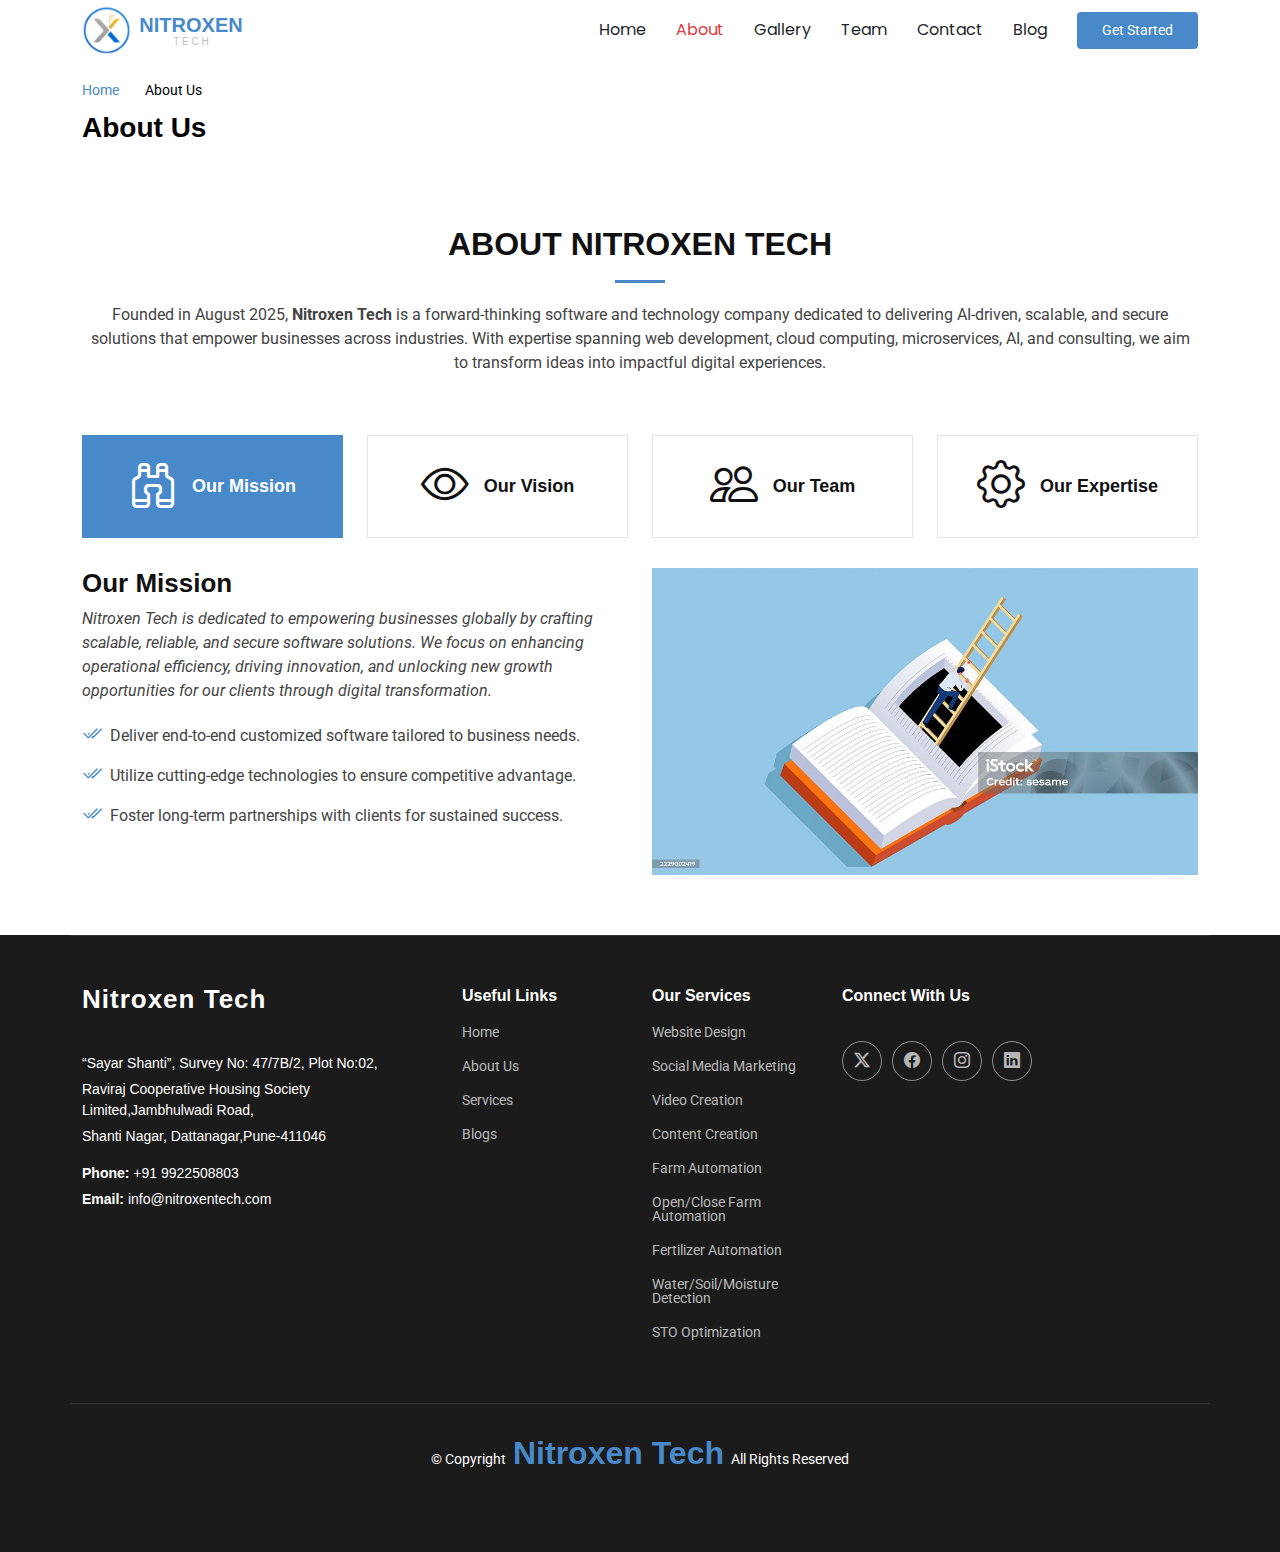
<file: pages/about.html>
<!DOCTYPE html>
<html lang="en">

<head>
  <meta charset="utf-8">
  <meta content="width=device-width, initial-scale=1.0" name="viewport">
  <title>About Us  - Nitroxen Tech</title>
  <meta name="description" content="">
  <meta name="keywords" content="">

  <!-- Favicons -->
  <link href="../assets/img/logo-2.png" rel="icon">
  <link href="../assets/img/apple-touch-icon.png" rel="apple-touch-icon">

  <!-- Fonts -->
  <link href="https://fonts.googleapis.com" rel="preconnect">
  <link href="https://fonts.gstatic.com" rel="preconnect" crossorigin>
  <link
    href="https://fonts.googleapis.com/css2?family=Roboto:ital,wght@0,100;0,300;0,400;0,500;0,700;0,900;1,100;1,300;1,400;1,500;1,700;1,900&family=Poppins:ital,wght@0,100;0,200;0,300;0,400;0,500;0,600;0,700;0,800;0,900;1,100;1,200;1,300;1,400;1,500;1,600;1,700;1,800;1,900&family=Raleway:ital,wght@0,100;0,200;0,300;0,400;0,500;0,600;0,700;0,800;0,900;1,100;1,200;1,300;1,400;1,500;1,600;1,700;1,800;1,900&display=swap"
    rel="stylesheet">

  <!-- Vendor CSS Files -->
  <link href="../assets/vendor/bootstrap/css/bootstrap.min.css" rel="stylesheet">
  <link href="../assets/vendor/bootstrap-icons/bootstrap-icons.css" rel="stylesheet">
  <link href="../assets/vendor/aos/aos.css" rel="stylesheet">
  <link href="../assets/vendor/glightbox/css/glightbox.min.css" rel="stylesheet">
  <link href="../assets/vendor/swiper/swiper-bundle.min.css" rel="stylesheet">

  <!-- Main CSS File -->
  <link href="../assets/css/main.css" rel="stylesheet">

</head>

<body class="service-details-page">

  <header id="header" class="header d-flex align-items-center sticky-top">
    <div class="container-fluid container-xl position-relative d-flex align-items-center">

      <a href="index.html" class="logo d-flex align-items-center me-auto">
        <img src="../assets/img/logo-2.png" alt="">
        <div>
          <h1 class="sitename">NITROXEN</h1>
          <span>T E C H</span>
        </div>
      </a>

      <nav id="navmenu" class="navmenu">
        <ul>
          <li><a href="../#hero">Home<br></a></li>
          <li><a href="../#about" class="active">About</a></li>
          <li><a href="../#Gallery">Gallery</a></li>
          <li><a href="../#team">Team</a></li>
          <li><a href="../#contact">Contact</a></li>
          <li><a href="blog.html">Blog</a></li>
        </ul>
        <i class="mobile-nav-toggle d-xl-none bi bi-list"></i>
      </nav>

      <a class="btn-getstarted" href="../#about">Get Started</a>

    </div>
  </header>

  <main class="main">


     <!-- Page Title -->
    <div class="page-title dark-background" style="color: black;">
      <div class="container">
        <nav class="breadcrumbs">
          <ol>
            <li><a href="../">Home</a></li>
            <li class="current">About Us</li>
          </ol>
        </nav>
        <h1 style="color: black;" >About Us</h1>
      </div>
    </div><!-- End Page Title -->

    <!-- Tabs Section -->
    <section id="tabs" class="tabs section">

      


      <!-- Section Title -->
      <div class="container section-title" data-aos="fade-up">
        <h2>About Nitroxen Tech</h2>
        <p class="">
          Founded in August 2025, <strong>Nitroxen Tech</strong> is a forward-thinking software and technology company dedicated to delivering AI-driven, scalable, and secure solutions that empower businesses across industries. With expertise spanning web development, cloud computing, microservices, AI, and consulting, we aim to transform ideas into impactful digital experiences.
        </p>
        
      </div><!-- End Section Title -->


      <div class="container">
        <ul class="nav nav-tabs row d-flex" data-aos="fade-up" data-aos-delay="100">
          <li class="nav-item col-3">
            <a class="nav-link active show" data-bs-toggle="tab" data-bs-target="#tabs-tab-1" href="#">
              <i class="bi bi-binoculars"></i>
              <h4 class="d-none d-lg-block">Our Mission</h4>
            </a>
          </li>
          <li class="nav-item col-3">
            <a class="nav-link" data-bs-toggle="tab" data-bs-target="#tabs-tab-2" href="#">
              <i class="bi bi-eye"></i>
              <h4 class="d-none d-lg-block">Our Vision</h4>
            </a>
          </li>
          <li class="nav-item col-3">
            <a class="nav-link" data-bs-toggle="tab" data-bs-target="#tabs-tab-3" href="#">
              <i class="bi bi-people"></i>
              <h4 class="d-none d-lg-block">Our Team</h4>
            </a>
          </li>
          <li class="nav-item col-3">
            <a class="nav-link" data-bs-toggle="tab" data-bs-target="#tabs-tab-4" href="#">
              <i class="bi bi-gear"></i>
              <h4 class="d-none d-lg-block">Our Expertise</h4>
            </a>
          </li>
        </ul><!-- End Tab Nav -->

        <div class="tab-content" data-aos="fade-up" data-aos-delay="200">
          <div class="tab-pane fade active show" id="tabs-tab-1">
            <div class="row">
              <div class="col-lg-6 order-2 order-lg-1 mt-3 mt-lg-0">
                <h3>Our Mission</h3>
                <p class="fst-italic">
                  Nitroxen Tech is dedicated to empowering businesses globally by crafting scalable, reliable, and secure software solutions. We focus on enhancing operational efficiency, driving innovation, and unlocking new growth opportunities for our clients through digital transformation.
                </p>
                <ul>
                  <li><i class="bi bi-check2-all"></i> Deliver end-to-end customized software tailored to business needs.</li>
                  <li><i class="bi bi-check2-all"></i> Utilize cutting-edge technologies to ensure competitive advantage.</li>
                  <li><i class="bi bi-check2-all"></i> Foster long-term partnerships with clients for sustained success.</li>
                </ul>
              </div>
              <div class="col-lg-6 order-1 order-lg-2 text-center">
                <img src="../assets/img/aboutimg/Mission.jpg" alt="Mission Illustration" class="img-fluid">
              </div>
            </div>
          </div><!-- End Mission Tab Content -->

          <div class="tab-pane fade" id="tabs-tab-2">
            <div class="row">
              <div class="col-lg-6 order-2 order-lg-1 mt-3 mt-lg-0">
                <h3>Our Vision</h3>
                <p class="fst-italic">
                  To be recognized as a global leader in technology solutions, driving positive impact across industries by harnessing innovation, agility, and expertise. Nitroxen Tech envisions a future where businesses seamlessly integrate digital solutions to create smarter, more connected, and sustainable ecosystems.
                </p>
                <ul>
                  <li><i class="bi bi-check2-all"></i> Lead technology-driven transformations across diverse sectors.</li>
                  <li><i class="bi bi-check2-all"></i> Continuously innovate to anticipate and meet future business needs.</li>
                  <li><i class="bi bi-check2-all"></i> Promote sustainable practices through intelligent software design.</li>
                </ul>
              </div>
              <div class="col-lg-6 order-1 order-lg-2 text-center">
                <img src="../assets/img/aboutimg/vision.jpg" alt="Vision Illustration" class="img-fluid">
              </div>
            </div>
          </div><!-- End Vision Tab Content -->

          <div class="tab-pane fade" id="tabs-tab-3">
            <div class="row">
              <div class="col-lg-6 order-2 order-lg-1 mt-3 mt-lg-0">
                <h3>Our Team</h3>
                <p class="fst-italic">
                  Our team combines diverse expertise, passion, and commitment to excellence. Together, we create an environment that fosters innovation, collaboration, and client-centricity to deliver impactful solutions.
                </p>
                <ul>
                  <li><i class="bi bi-check2-all"></i> Nitin Borge - Founder: Leads with strategic direction and organizational guidance.</li>
                  <li><i class="bi bi-check2-all"></i> Yogesh Memane - CEO: Focused on operational excellence and business growth.</li>
                  <li><i class="bi bi-check2-all"></i> Vaibhav Deshpande - Managing Director: Leading company vision and execution.</li>
                  <li><i class="bi bi-check2-all"></i> Jyoti Borge - Director: Strategic oversight and governance.</li>
                </ul>
              </div>
              <div class="col-lg-6 order-1 order-lg-2 text-center">
                <img src="../assets/img/aboutimg/team.jpg" alt="Team Illustration" class="img-fluid">
              </div>
            </div>
          </div><!-- End Team Tab Content -->

          <div class="tab-pane fade" id="tabs-tab-4">
            <div class="row">
              <div class="col-lg-6 order-2 order-lg-1 mt-3 mt-lg-0">
                <h3>Our Expertise</h3>
                <p class="fst-italic">
                  Nitroxen Tech excels in delivering comprehensive software services tailored to industry-specific needs. Our expertise spans the latest technology stacks and architectures to ensure scalable, adaptable, and efficient digital solutions.
                </p>
                <ul>
                  <li><i class="bi bi-check2-all"></i> Web Development: Responsive, secure, and user-friendly applications.</li>
                  <li><i class="bi bi-check2-all"></i> Cloud Computing: Scalable infrastructure and platform services.</li>
                  <li><i class="bi bi-check2-all"></i> IoT Integration: Advanced sensor and device connectivity solutions.</li>
                  <li><i class="bi bi-check2-all"></i> Microservices Architecture: Modular, resilient software design.</li>
                  <li><i class="bi bi-check2-all"></i> Digital Transformation Consulting: Strategic advisory for business innovation.</li>
                </ul>
              </div>
              <div class="col-lg-6 order-1 order-lg-2 text-center">
                <img src="../assets/img/aboutimg/Expertise.jpg" alt="Expertise Illustration" class="img-fluid">
              </div>
            </div>
          </div><!-- End Expertise Tab Content -->
        </div>
      </div>
    </section><!-- /Tabs Section -->

  </main>

  <footer id="footer" class="footer dark-background">

    <div class="container footer-top">
      <div class="row gy-4">
        
        <!-- Company Info -->
        <div class="col-lg-4 col-md-6 footer-about">
          <a href="../" class="logo d-flex align-items-center">
            <span class="sitename">Nitroxen Tech</span>
          </a>
          <div class="footer-contact pt-3">
              <p>“Sayar Shanti”, Survey No: 47/7B/2, Plot No:02, </p>
              <p> Raviraj Cooperative Housing Society Limited,Jambhulwadi Road, </p>
              <p>Shanti Nagar, Dattanagar,Pune-411046</p>                
                    
            <p class="mt-3"><strong>Phone:</strong> <span>+91 9922508803</span></p>
            <p><strong>Email:</strong> <span>info@nitroxentech.com</span></p>
          </div>

        </div>

        <!-- Useful Links -->
        <div class="col-lg-2 col-md-3 footer-links">
          <h4>Useful Links</h4>
          <ul>
            <li><a href="../">Home</a></li>
            <li><a href="about.html">About Us</a></li>
            <li><a href="../#services">Services</a></li>
            <li><a href="blog.html">Blogs </a></li>
          
          </ul>
        </div>

        <!-- Services Links -->
        <div class="col-lg-2 col-md-3 footer-links">
          <h4>Our Services</h4>
          <ul>
            <li><a href="../#services">Website Design</a></li>
            <li><a href="../#services">Social Media Marketing</a></li>
            <li><a href="../#services">Video Creation</a></li>
            <li><a href="../#services">Content Creation</a></li>
            <li><a href="../#services">Farm Automation</a></li>
            <li><a href="../#services">Open/Close Farm Automation</a></li>
            <li><a href="../#services">Fertilizer Automation</a></li>
            <li><a href="../#services">Water/Soil/Moisture Detection</a></li>
            <li><a href="../#services">STO Optimization</a></li>
          </ul>
        </div>

        

        <!-- social links -->
        <div class="col-lg-4 col-md-12 footer-newsletter">
          <h4>Connect With Us</h4>
          <div class="social-links d-flex mt-4">
            <a href="#"><i class="bi bi-twitter-x"></i></a>
            <a href="#"><i class="bi bi-facebook"></i></a>
            <a href="#"><i class="bi bi-instagram"></i></a>
            <a href="#"><i class="bi bi-linkedin"></i></a>
          </div>
        </div>

      </div>
    </div>

    <!-- Copyright -->
    <div class="container copyright text-center mt-4">
      <p>© <span>Copyright</span> <strong class="px-1 sitename">Nitroxen Tech</strong> <span>All Rights Reserved</span></p>

    </div>

  </footer>

  <!-- Scroll Top -->
  <a href="#" id="scroll-top" class="scroll-top d-flex align-items-center justify-content-center"><i
      class="bi bi-arrow-up-short"></i></a>

  <!-- Vendor JS Files -->
  <script src="../assets/vendor/bootstrap/js/bootstrap.bundle.min.js"></script>
  <script src="../assets/vendor/php-email-form/validate.js"></script>
  <script src="../assets/vendor/aos/aos.js"></script>
  <script src="../assets/vendor/glightbox/js/glightbox.min.js"></script>
  <script src="../assets/vendor/swiper/swiper-bundle.min.js"></script>
  <script src="../assets/vendor/purecounter/purecounter_vanilla.js"></script>
  <script src="../assets/vendor/imagesloaded/imagesloaded.pkgd.min.js"></script>
  <script src="../assets/vendor/isotope-layout/isotope.pkgd.min.js"></script>

  <!-- Main JS File -->
  <script src="../assets/js/main.js"></script>

</body>

</html>
</file>
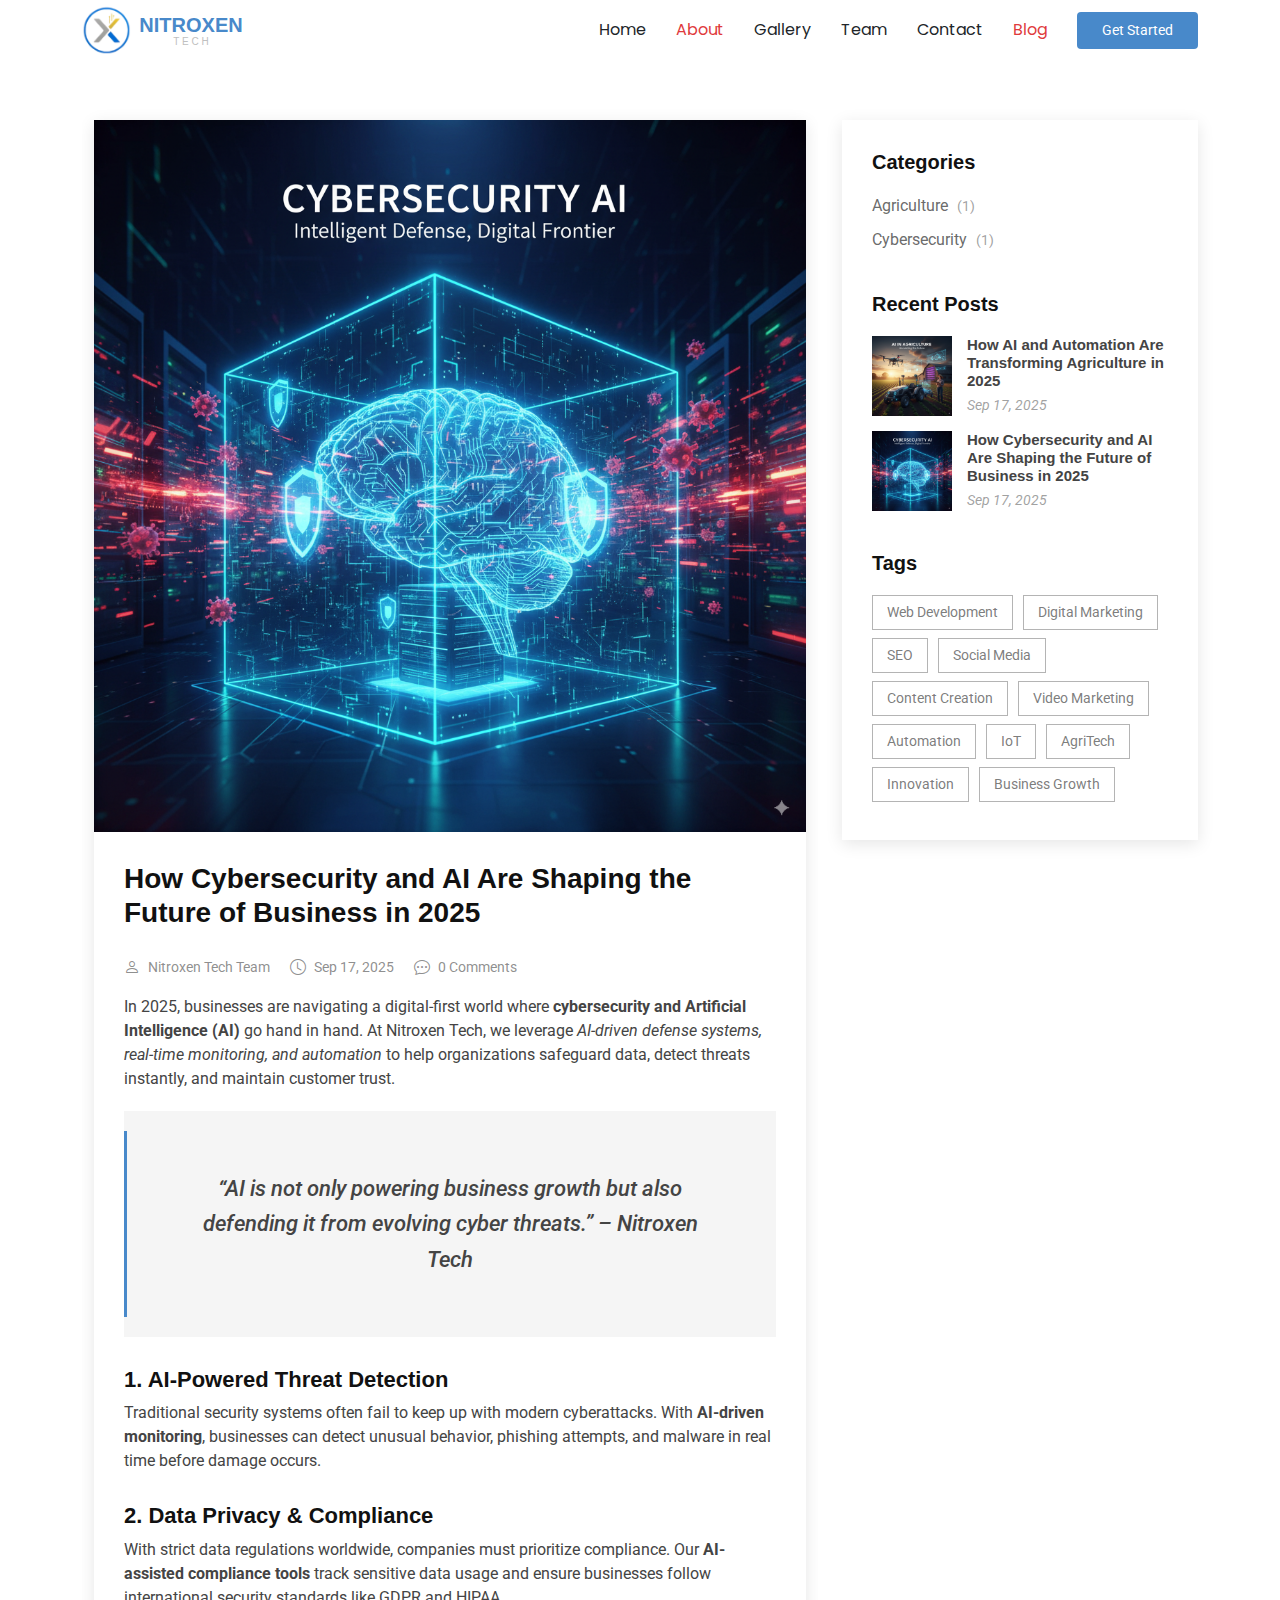
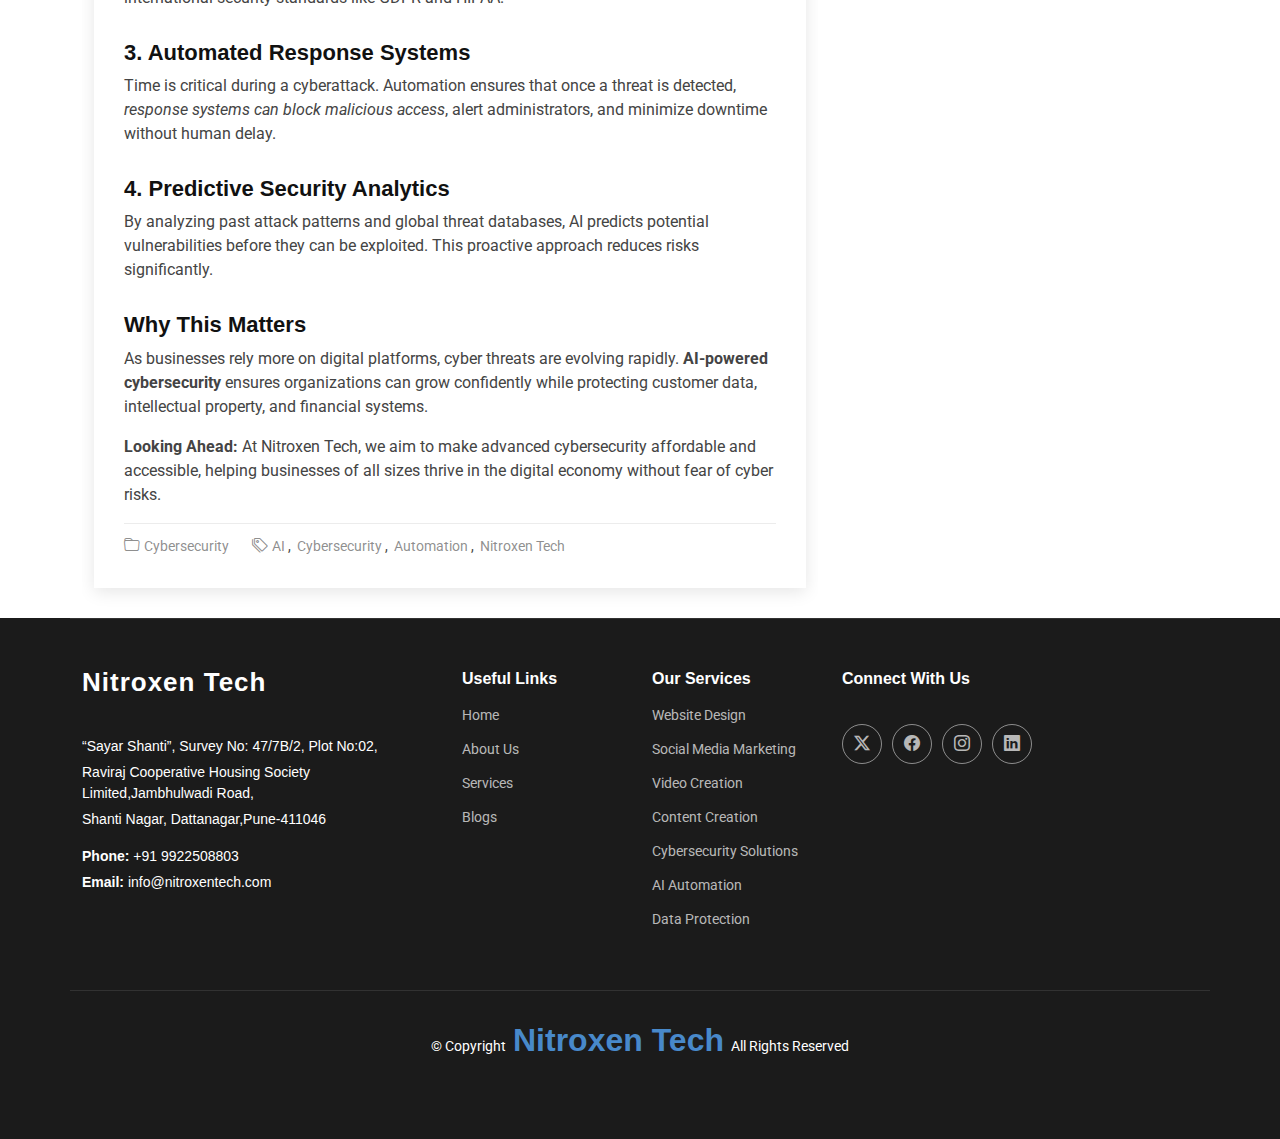
<file: pages/blog-details-2.html>
<!DOCTYPE html>
<html lang="en">

<head>
  <meta charset="utf-8">
  <meta content="width=device-width, initial-scale=1.0" name="viewport">
  <title>Blog Details - Nitroxen Tech</title>
  <meta name="description" content="Explore how AI-driven cybersecurity is protecting businesses in 2025. Learn about threat detection, data privacy, and automation for digital security.">
  <meta name="keywords" content="AI in cybersecurity, digital security, data privacy, threat detection, automation, Nitroxen Tech">

  <!-- Favicons -->
  <link href="../assets/img/logo-2.png" rel="icon">
  <link href="../assets/img/apple-touch-icon.png" rel="apple-touch-icon">

  <!-- Fonts -->
  <link href="https://fonts.googleapis.com" rel="preconnect">
  <link href="https://fonts.gstatic.com" rel="preconnect" crossorigin>
  <link href="https://fonts.googleapis.com/css2?family=Roboto:wght@400;500;700&family=Poppins:wght@400;600;700&family=Raleway:wght@400;600;700&display=swap" rel="stylesheet">

  <!-- Vendor CSS Files -->
  <link href="../assets/vendor/bootstrap/css/bootstrap.min.css" rel="stylesheet">
  <link href="../assets/vendor/bootstrap-icons/bootstrap-icons.css" rel="stylesheet">
  <link href="../assets/vendor/aos/aos.css" rel="stylesheet">
  <link href="../assets/vendor/glightbox/css/glightbox.min.css" rel="stylesheet">
  <link href="../assets/vendor/swiper/swiper-bundle.min.css" rel="stylesheet">

  <!-- Main CSS File -->
  <link href="../assets/css/main.css" rel="stylesheet">
</head>

<body class="blog-details-page">

  <header id="header" class="header d-flex align-items-center sticky-top">
    <div class="container-fluid container-xl position-relative d-flex align-items-center">

      <a href="../" class="logo d-flex align-items-center me-auto">
        <img src="../assets/img/logo-2.png" alt="">
        <div>
          <h1 class="sitename">NITROXEN</h1>
          <span>T E C H</span>
        </div>
      </a>

      <nav id="navmenu" class="navmenu">
        <ul>
          <li><a href="../#hero">Home</a></li>
          <li><a href="../#about" class="active">About</a></li>
          <li><a href="../#Gallery">Gallery</a></li>
          <li><a href="../#team">Team</a></li>
          <li><a href="../#contact">Contact</a></li>
          <li><a href="blog.html" class="active">Blog</a></li>
        </ul>
        <i class="mobile-nav-toggle d-xl-none bi bi-list"></i>
      </nav>

      <a class="btn-getstarted" href="../#about">Get Started</a>
    </div>
  </header>

  <main class="main">

    <div class="container">
      <div class="row">

        <div class="col-lg-8">

          <!-- Blog Details Section -->
          <section id="blog-details" class="blog-details section">
            <div class="container">

              <article class="article">

                <div class="post-img">
                  <img src="../assets/img/blog/cybersecurity-ai.png" alt="Cybersecurity AI" class="img-fluid">
                </div>

                <h2 class="title">How Cybersecurity and AI Are Shaping the Future of Business in 2025</h2>

                <div class="meta-top">
                  <ul>
                    <li class="d-flex align-items-center"><i class="bi bi-person"></i> <a href="blog-details.html">Nitroxen Tech Team</a></li>
                    <li class="d-flex align-items-center"><i class="bi bi-clock"></i> <a href="blog-details.html"><time datetime="2025-09-17">Sep 17, 2025</time></a></li>
                    <li class="d-flex align-items-center"><i class="bi bi-chat-dots"></i> <a href="blog-details.html">0 Comments</a></li>
                  </ul>
                </div><!-- End meta top -->

                <div class="content">
                  <p>
                    In 2025, businesses are navigating a digital-first world where <strong>cybersecurity and Artificial Intelligence (AI)</strong> go hand in hand. At Nitroxen Tech, we leverage <em>AI-driven defense systems, real-time monitoring, and automation</em> to help organizations safeguard data, detect threats instantly, and maintain customer trust.
                  </p>

                  <blockquote>
                    <p>
                      “AI is not only powering business growth but also defending it from evolving cyber threats.”  
                      – Nitroxen Tech
                    </p>
                  </blockquote>

                  <h3>1. AI-Powered Threat Detection</h3>
                  <p>
                    Traditional security systems often fail to keep up with modern cyberattacks. With <strong>AI-driven monitoring</strong>, businesses can detect unusual behavior, phishing attempts, and malware in real time before damage occurs.
                  </p>

                  <h3>2. Data Privacy & Compliance</h3>
                  <p>
                    With strict data regulations worldwide, companies must prioritize compliance. Our <strong>AI-assisted compliance tools</strong> track sensitive data usage and ensure businesses follow international security standards like GDPR and HIPAA.
                  </p>

                  <h3>3. Automated Response Systems</h3>
                  <p>
                    Time is critical during a cyberattack. Automation ensures that once a threat is detected, <em>response systems can block malicious access</em>, alert administrators, and minimize downtime without human delay.
                  </p>

                  <h3>4. Predictive Security Analytics</h3>
                  <p>
                    By analyzing past attack patterns and global threat databases, AI predicts potential vulnerabilities before they can be exploited. This proactive approach reduces risks significantly.
                  </p>


                  <h3>Why This Matters</h3>
                  <p>
                    As businesses rely more on digital platforms, cyber threats are evolving rapidly. <strong>AI-powered cybersecurity</strong> ensures organizations can grow confidently while protecting customer data, intellectual property, and financial systems.
                  </p>

                  <p><strong>Looking Ahead:</strong> At Nitroxen Tech, we aim to make advanced cybersecurity affordable and accessible, helping businesses of all sizes thrive in the digital economy without fear of cyber risks.</p>
                </div><!-- End post content -->

                <div class="meta-bottom">
                  <i class="bi bi-folder"></i>
                  <ul class="cats">
                    <li><a href="#">Cybersecurity</a></li>
                  </ul>

                  <i class="bi bi-tags"></i>
                  <ul class="tags">
                    <li><a href="#">AI</a></li>
                    <li><a href="#">Cybersecurity</a></li>
                    <li><a href="#">Automation</a></li>
                    <li><a href="#">Nitroxen Tech</a></li>
                  </ul>
                </div><!-- End meta bottom -->

              </article>

            </div>
          </section><!-- /Blog Details Section -->

        </div>

        <!-- Sidebar  -->
                <div class="col-lg-4 sidebar">

          <div class="widgets-container">



            <!-- Categories Widget -->
            <div class="categories-widget widget-item">

              <h3 class="widget-title">Categories</h3>
              <ul class="mt-3">
                <li><a href="#">Agriculture <span>(1)</span></a></li>
                <li><a href="#">Cybersecurity <span>(1)</span></a></li>
              </ul>

            </div><!--/Categories Widget -->

            <!-- Recent Posts Widget -->
            <div class="recent-posts-widget widget-item">

              <h3 class="widget-title">Recent Posts</h3>

              <!--recent post item-->
              <div class="post-item">
                <img src="../assets/img/blog/agriculture-ai.png" alt="" class="flex-shrink-0">
                <div>
                  <h4><a href="blog-details-1.html">How AI and Automation Are Transforming Agriculture in 2025</a></h4>
                  <time datetime="2025-09-17">Sep 17, 2025</time>
                </div>
              </div><!-- End recent post item-->

              <!-- recent post item-->
              <div class="post-item">
                <img src="../assets/img/blog/cybersecurity-ai.png" alt="" class="flex-shrink-0">
                <div>
                  <h4><a href="blog-details-2.html">How Cybersecurity and AI Are Shaping the Future of Business in 2025</a></h4>
                  <time datetime="2025-09-17">Sep 17, 2025</time>
                </div>
              </div><!-- End recent post item-->

             

            </div><!--/Recent Posts Widget -->

            <!-- Tags Widget -->
            <div class="tags-widget widget-item">

                <h3 class="widget-title">Tags</h3>
                <ul>
                  <li><a href="#">Web Development</a></li>
                  <li><a href="#">Digital Marketing</a></li>
                  <li><a href="#">SEO</a></li>
                  <li><a href="#">Social Media</a></li>
                  <li><a href="#">Content Creation</a></li>
                  <li><a href="#">Video Marketing</a></li>
                  <li><a href="#">Automation</a></li>
                  <li><a href="#">IoT</a></li>
                  <li><a href="#">AgriTech</a></li>
                  <li><a href="#">Innovation</a></li>
                  <li><a href="#">Business Growth</a></li>
                </ul>


            </div><!--/Tags Widget -->

          </div>

        </div>


      </div>
    </div>

  </main>

  <footer id="footer" class="footer dark-background">
    <div class="container footer-top">
      <div class="row gy-4">
        <div class="col-lg-4 col-md-6 footer-about">
          <a href="../" class="logo d-flex align-items-center">
            <span class="sitename">Nitroxen Tech</span>
          </a>
          <div class="footer-contact pt-3">
            <p>“Sayar Shanti”, Survey No: 47/7B/2, Plot No:02, </p>
            <p>Raviraj Cooperative Housing Society Limited,Jambhulwadi Road, </p>
            <p>Shanti Nagar, Dattanagar,Pune-411046</p>                
            <p class="mt-3"><strong>Phone:</strong> <span>+91 9922508803</span></p>
            <p><strong>Email:</strong> <span>info@nitroxentech.com</span></p>
          </div>
        </div>

        <div class="col-lg-2 col-md-3 footer-links">
          <h4>Useful Links</h4>
          <ul>
            <li><a href="../">Home</a></li>
            <li><a href="about.html">About Us</a></li>
            <li><a href="../#services">Services</a></li>
            <li><a href="blog.html">Blogs</a></li>
          </ul>
        </div>

        <div class="col-lg-2 col-md-3 footer-links">
          <h4>Our Services</h4>
          <ul>
            <li><a href="../#services">Website Design</a></li>
            <li><a href="../#services">Social Media Marketing</a></li>
            <li><a href="../#services">Video Creation</a></li>
            <li><a href="../#services">Content Creation</a></li>
            <li><a href="../#services">Cybersecurity Solutions</a></li>
            <li><a href="../#services">AI Automation</a></li>
            <li><a href="../#services">Data Protection</a></li>
          </ul>
        </div>

        <div class="col-lg-4 col-md-12 footer-newsletter">
          <h4>Connect With Us</h4>
          <div class="social-links d-flex mt-4">
            <a href="#"><i class="bi bi-twitter-x"></i></a>
            <a href="#"><i class="bi bi-facebook"></i></a>
            <a href="#"><i class="bi bi-instagram"></i></a>
            <a href="#"><i class="bi bi-linkedin"></i></a>
          </div>
        </div>
      </div>
    </div>

    <div class="container copyright text-center mt-4">
      <p>© <span>Copyright</span> <strong class="px-1 sitename">Nitroxen Tech</strong> <span>All Rights Reserved</span></p>
    </div>
  </footer>

  <a href="#" id="scroll-top" class="scroll-top d-flex align-items-center justify-content-center"><i class="bi bi-arrow-up-short"></i></a>

  <!-- Vendor JS Files -->
  <script src="../assets/vendor/bootstrap/js/bootstrap.bundle.min.js"></script>
  <script src="../assets/vendor/php-email-form/validate.js"></script>
  <script src="../assets/vendor/aos/aos.js"></script>
  <script src="../assets/vendor/glightbox/js/glightbox.min.js"></script>
  <script src="../assets/vendor/swiper/swiper-bundle.min.js"></script>
  <script src="../assets/vendor/purecounter/purecounter_vanilla.js"></script>
  <script src="../assets/vendor/imagesloaded/imagesloaded.pkgd.min.js"></script>
  <script src="../assets/vendor/isotope-layout/isotope.pkgd.min.js"></script>

  <!-- Main JS File -->
  <script src="../assets/js/main.js"></script>

</body>
</html>
</file>
<file: assets/css/main.css>
/**
* Template Name: Presento
* Template URL: https://bootstrapmade.com/presento-bootstrap-corporate-template/
* Updated: Aug 07 2024 with Bootstrap v5.3.3
* Author: BootstrapMade.com
* License: https://bootstrapmade.com/license/
*/

/*--------------------------------------------------------------
# Font & Color Variables
# Help: https://bootstrapmade.com/color-system/
--------------------------------------------------------------*/
/* Fonts */
:root {
  --default-font: "Roboto",  system-ui, -apple-system, "Segoe UI", Roboto, "Helvetica Neue", Arial, "Noto Sans", "Liberation Sans", sans-serif, "Apple Color Emoji", "Segoe UI Emoji", "Segoe UI Symbol", "Noto Color Emoji";
  --heading-font: "arial",  sans-serif;
  --nav-font: "Poppins",  sans-serif;
}

/* Global Colors - The following color variables are used throughout the website. Updating them here will change the color scheme of the entire website */
:root { 
  --background-color: #ffffff; /* Background color for the entire website, including individual sections */
  --default-color: #444444; /* Default color used for the majority of the text content across the entire website */
  --heading-color: #111111; /* Color for headings, subheadings and title throughout the website */
  --accent-color: #4889ca; /* Accent color that represents your brand on the website. It's used for buttons, links, and other elements that need to stand out */
  --logo-second-color: #282828
  --surface-color: #ffffff; /* The surface color is used as a background of boxed elements within sections, such as cards, icon boxes, or other elements that require a visual separation from the global background. */
  --contrast-color: #ffffff; /* Contrast color for text, ensuring readability against backgrounds of accent, heading, or default colors. */
}

/* Nav Menu Colors - The following color variables are used specifically for the navigation menu. They are separate from the global colors to allow for more customization options */
:root {
  --nav-color: #212529;  /* The default color of the main navmenu links */
  --nav-hover-color: #e03a3c; /* Applied to main navmenu links when they are hovered over or active */
  --nav-mobile-background-color: #ffffff; /* Used as the background color for mobile navigation menu */
  --nav-dropdown-background-color: #ffffff; /* Used as the background color for dropdown items that appear when hovering over primary navigation items */
  --nav-dropdown-color: #212529; /* Used for navigation links of the dropdown items in the navigation menu. */
  --nav-dropdown-hover-color: #e03a3c; /* Similar to --nav-hover-color, this color is applied to dropdown navigation links when they are hovered over. */
}

/* Color Presets - These classes override global colors when applied to any section or element, providing reuse of the sam color scheme. */

.light-background {
  --background-color: #f9f9f9;
  --surface-color: #ffffff;
}

.dark-background {
  --background-color: #1b1b1b;
  --default-color: #ffffff;
  --heading-color: #ffffff;
  --surface-color: #353535;
  --contrast-color: #ffffff;
}

/* Smooth scroll */
:root {
  scroll-behavior: smooth;
}

/*--------------------------------------------------------------
# General Styling & Shared Classes
--------------------------------------------------------------*/
body {
  color: var(--default-color);
  background-color: var(--background-color);
  font-family: var(--default-font);
}

a {
  color: var(--accent-color);
  text-decoration: none;
  transition: 0.3s;
}

a:hover {
  color: color-mix(in srgb, var(--accent-color), transparent 25%);
  text-decoration: none;
}

h1,
h2,
h3,
h4,
h5,
h6 {
  color: var(--heading-color);
  font-family: var(--heading-font);
}

/* PHP Email Form Messages
------------------------------*/
.php-email-form .error-message {
  display: none;
  background: #df1529;
  color: #ffffff;
  text-align: left;
  padding: 15px;
  margin-bottom: 24px;
  font-weight: 600;
}

.php-email-form .sent-message {
  display: none;
  color: #ffffff;
  background: #059652;
  text-align: center;
  padding: 15px;
  margin-bottom: 24px;
  font-weight: 600;
}

.php-email-form .loading {
  display: none;
  background: var(--surface-color);
  text-align: center;
  padding: 15px;
  margin-bottom: 24px;
}

.php-email-form .loading:before {
  content: "";
  display: inline-block;
  border-radius: 50%;
  width: 24px;
  height: 24px;
  margin: 0 10px -6px 0;
  border: 3px solid var(--accent-color);
  border-top-color: var(--surface-color);
  animation: php-email-form-loading 1s linear infinite;
}

@keyframes php-email-form-loading {
  0% {
    transform: rotate(0deg);
  }

  100% {
    transform: rotate(360deg);
  }
}

/* Pulsating Play Button
------------------------------*/
.pulsating-play-btn {
  width: 94px;
  height: 94px;
  background: radial-gradient(var(--accent-color) 50%, color-mix(in srgb, var(--accent-color), transparent 75%) 52%);
  border-radius: 50%;
  display: block;
  position: relative;
  overflow: hidden;
}

.pulsating-play-btn:before {
  content: "";
  position: absolute;
  width: 120px;
  height: 120px;
  animation-delay: 0s;
  animation: pulsate-play-btn 2s;
  animation-direction: forwards;
  animation-iteration-count: infinite;
  animation-timing-function: steps;
  opacity: 1;
  border-radius: 50%;
  border: 5px solid color-mix(in srgb, var(--accent-color), transparent 30%);
  top: -15%;
  left: -15%;
  background: rgba(198, 16, 0, 0);
}

.pulsating-play-btn:after {
  content: "";
  position: absolute;
  left: 50%;
  top: 50%;
  transform: translateX(-40%) translateY(-50%);
  width: 0;
  height: 0;
  border-top: 10px solid transparent;
  border-bottom: 10px solid transparent;
  border-left: 15px solid #fff;
  z-index: 100;
  transition: all 400ms cubic-bezier(0.55, 0.055, 0.675, 0.19);
}

.pulsating-play-btn:hover:before {
  content: "";
  position: absolute;
  left: 50%;
  top: 50%;
  transform: translateX(-40%) translateY(-50%);
  width: 0;
  height: 0;
  border: none;
  border-top: 10px solid transparent;
  border-bottom: 10px solid transparent;
  border-left: 15px solid #fff;
  z-index: 200;
  animation: none;
  border-radius: 0;
}

.pulsating-play-btn:hover:after {
  border-left: 15px solid var(--accent-color);
  transform: scale(20);
}

@keyframes pulsate-play-btn {
  0% {
    transform: scale(0.6, 0.6);
    opacity: 1;
  }

  100% {
    transform: scale(1, 1);
    opacity: 0;
  }
}

/*--------------------------------------------------------------
# Global Header
--------------------------------------------------------------*/
.header {
  color: var(--default-color);
  background-color: var(--background-color);
  transition: all 0.5s;
  z-index: 997;
}

.header .logo {
  line-height: 1;
}

.header .logo img {
  max-height: 50px;
  margin-right: 8px;
}


.header .logo div{
  display: flex;
  flex-direction: column;
  align-items: center;
  justify-content: center;
}

.header .logo h1 {
  font-size: 20px;
  font-weight: bold;
  margin: 0;
  font-family: "Jost", sans-serif;
  color: var(--accent-color);
}

.header .logo span {
  font-size: 10px;
  font-weight: lighter;
  font-family: "Lato", sans-serif ;
  color: rgb(192, 192, 192);
}

.header .btn-getstarted,
.header .btn-getstarted:focus {
  color: var(--contrast-color);
  background: var(--accent-color);
  font-size: 14px;
  padding: 8px 25px;
  margin: 0 0 0 30px;
  border-radius: 4px;
  transition: 0.3s;
}

.header .btn-getstarted:hover,
.header .btn-getstarted:focus:hover {
  color: var(--contrast-color);
  background: color-mix(in srgb, var(--accent-color), transparent 15%);
}

@media (max-width: 1200px) {
  .header .logo {
    order: 1;
  }

  .header .btn-getstarted,
  .header .btn-getstarted:focus {
    order: 2;
    margin: 0 15px 0 0;
    padding: 6px 15px;
  }

  .header .navmenu {
    order: 3;
  }
}

.scrolled .header {
  box-shadow: 0px 0 18px rgba(0, 0, 0, 0.1);
}

/*--------------------------------------------------------------
# Navigation Menu
--------------------------------------------------------------*/
/* Navmenu - Desktop */
@media (min-width: 1200px) {
  .navmenu {
    padding: 0;
  }

  .navmenu ul {
    margin: 0;
    padding: 0;
    display: flex;
    list-style: none;
    align-items: center;
  }

  .navmenu li {
    position: relative;
  }

  .navmenu a,
  .navmenu a:focus {
    color: var(--nav-color);
    padding: 18px 15px;
    font-size: 16px;
    font-family: var(--nav-font);
    font-weight: 400;
    display: flex;
    align-items: center;
    justify-content: space-between;
    white-space: nowrap;
    transition: 0.3s;
  }

  .navmenu a i,
  .navmenu a:focus i {
    font-size: 12px;
    line-height: 0;
    margin-left: 5px;
    transition: 0.3s;
  }

  .navmenu li:last-child a {
    padding-right: 0;
  }

  .navmenu li:hover>a,
  .navmenu .active,
  .navmenu .active:focus {
    color: var(--nav-hover-color);
  }

  .navmenu .dropdown ul {
    margin: 0;
    padding: 10px 0;
    background: var(--nav-dropdown-background-color);
    display: block;
    position: absolute;
    visibility: hidden;
    left: 14px;
    top: 130%;
    opacity: 0;
    transition: 0.3s;
    border-radius: 4px;
    z-index: 99;
    box-shadow: 0px 0px 30px rgba(0, 0, 0, 0.1);
  }

  .navmenu .dropdown ul li {
    min-width: 200px;
  }

  .navmenu .dropdown ul a {
    padding: 10px 20px;
    font-size: 15px;
    text-transform: none;
    color: var(--nav-dropdown-color);
  }

  .navmenu .dropdown ul a i {
    font-size: 12px;
  }

  .navmenu .dropdown ul a:hover,
  .navmenu .dropdown ul .active:hover,
  .navmenu .dropdown ul li:hover>a {
    color: var(--nav-dropdown-hover-color);
  }

  .navmenu .dropdown:hover>ul {
    opacity: 1;
    top: 100%;
    visibility: visible;
  }

  .navmenu .dropdown .dropdown ul {
    top: 0;
    left: -90%;
    visibility: hidden;
  }

  .navmenu .dropdown .dropdown:hover>ul {
    opacity: 1;
    top: 0;
    left: -100%;
    visibility: visible;
  }
}

/* Navmenu - Mobile */
@media (max-width: 1199px) {
  .mobile-nav-toggle {
    color: var(--nav-color);
    font-size: 28px;
    line-height: 0;
    margin-right: 10px;
    cursor: pointer;
    transition: color 0.3s;
  }

  .navmenu {
    padding: 0;
    z-index: 9997;
  }

  .navmenu ul {
    display: none;
    list-style: none;
    position: absolute;
    inset: 60px 20px 20px 20px;
    padding: 10px 0;
    margin: 0;
    border-radius: 6px;
    background-color: var(--nav-mobile-background-color);
    overflow-y: auto;
    transition: 0.3s;
    z-index: 9998;
    box-shadow: 0px 0px 30px rgba(0, 0, 0, 0.1);
  }

  .navmenu a,
  .navmenu a:focus {
    color: var(--nav-dropdown-color);
    padding: 10px 20px;
    font-family: var(--nav-font);
    font-size: 17px;
    font-weight: 500;
    display: flex;
    align-items: center;
    justify-content: space-between;
    white-space: nowrap;
    transition: 0.3s;
  }

  .navmenu a i,
  .navmenu a:focus i {
    font-size: 12px;
    line-height: 0;
    margin-left: 5px;
    width: 30px;
    height: 30px;
    display: flex;
    align-items: center;
    justify-content: center;
    border-radius: 50%;
    transition: 0.3s;
    background-color: color-mix(in srgb, var(--accent-color), transparent 90%);
  }

  .navmenu a i:hover,
  .navmenu a:focus i:hover {
    background-color: var(--accent-color);
    color: var(--contrast-color);
  }

  .navmenu a:hover,
  .navmenu .active,
  .navmenu .active:focus {
    color: var(--nav-dropdown-hover-color);
  }

  .navmenu .active i,
  .navmenu .active:focus i {
    background-color: var(--accent-color);
    color: var(--contrast-color);
    transform: rotate(180deg);
  }

  .navmenu .dropdown ul {
    position: static;
    display: none;
    z-index: 99;
    padding: 10px 0;
    margin: 10px 20px;
    background-color: var(--nav-dropdown-background-color);
    border: 1px solid color-mix(in srgb, var(--default-color), transparent 90%);
    box-shadow: none;
    transition: all 0.5s ease-in-out;
  }

  .navmenu .dropdown ul ul {
    background-color: rgba(33, 37, 41, 0.1);
  }

  .navmenu .dropdown>.dropdown-active {
    display: block;
    background-color: rgba(33, 37, 41, 0.03);
  }

  .mobile-nav-active {
    overflow: hidden;
  }

  .mobile-nav-active .mobile-nav-toggle {
    color: #fff;
    position: absolute;
    font-size: 32px;
    top: 15px;
    right: 15px;
    margin-right: 0;
    z-index: 9999;
  }

  .mobile-nav-active .navmenu {
    position: fixed;
    overflow: hidden;
    inset: 0;
    background: rgba(33, 37, 41, 0.8);
    transition: 0.3s;
  }

  .mobile-nav-active .navmenu>ul {
    display: block;
  }
}

/*--------------------------------------------------------------
# Global Footer
--------------------------------------------------------------*/
.footer {
  color: var(--default-color);
  background-color: var(--background-color);
  font-size: 14px;
  padding-bottom: 50px;
  position: relative;
}

.footer .footer-top {
  padding-top: 50px;
  border-top: 1px solid color-mix(in srgb, var(--default-color), transparent 90%);
}

.footer .footer-about .logo {
  line-height: 1;
  margin-bottom: 25px;
}

.footer .footer-about .logo img {
  max-height: 40px;
  margin-right: 6px;
}

.footer .footer-about .logo span {
  font-size: 26px;
  font-weight: 700;
  letter-spacing: 1px;
  font-family: var(--heading-font);
  color: var(--heading-color);
}

.footer .footer-about p {
  font-size: 14px;
  font-family: var(--heading-font);
}

.footer .social-links a {
  display: flex;
  align-items: center;
  justify-content: center;
  width: 40px;
  height: 40px;
  border-radius: 50%;
  border: 1px solid color-mix(in srgb, var(--default-color), transparent 50%);
  font-size: 16px;
  color: color-mix(in srgb, var(--default-color), transparent 30%);
  margin-right: 10px;
  transition: 0.3s;
}

.footer .social-links a:hover {
  color: var(--accent-color);
  border-color: var(--accent-color);
}

.footer h4 {
  font-size: 16px;
  font-weight: bold;
  position: relative;
  padding-bottom: 12px;
}

.footer .footer-links {
  margin-bottom: 30px;
}

.footer .footer-links ul {
  list-style: none;
  padding: 0;
  margin: 0;
}

.footer .footer-links ul i {
  padding-right: 2px;
  font-size: 12px;
  line-height: 0;
}

.footer .footer-links ul li {
  padding: 10px 0;
  display: flex;
  align-items: center;
}

.footer .footer-links ul li:first-child {
  padding-top: 0;
}

.footer .footer-links ul a {
  color: color-mix(in srgb, var(--default-color), transparent 30%);
  display: inline-block;
  line-height: 1;
}

.footer .footer-links ul a:hover {
  color: var(--accent-color);
}

.footer .footer-contact p {
  margin-bottom: 5px;
}

.footer .footer-newsletter .newsletter-form {
  margin-top: 30px;
  margin-bottom: 30px;
  padding: 6px 8px;
  position: relative;
  border-radius: 4px;
  border: 1px solid color-mix(in srgb, var(--default-color), transparent 80%);
  display: flex;
  background-color: var(--background-color);
  transition: 0.3s;
}

.footer .footer-newsletter .newsletter-form:focus-within {
  border-color: var(--accent-color);
}

.footer .footer-newsletter .newsletter-form input[type=email] {
  border: 0;
  padding: 4px;
  width: 100%;
  background-color: var(--background-color);
  color: var(--default-color);
}

.footer .footer-newsletter .newsletter-form input[type=email]:focus-visible {
  outline: none;
}

.footer .footer-newsletter .newsletter-form input[type=submit] {
  border: 0;
  font-size: 16px;
  padding: 0 20px;
  margin: -7px -8px -7px 0;
  background: var(--accent-color);
  color: var(--contrast-color);
  transition: 0.3s;
  border-radius: 0 4px 4px 0;
}

.footer .footer-newsletter .newsletter-form input[type=submit]:hover {
  background: color-mix(in srgb, var(--accent-color), transparent 20%);
}

.footer .copyright {
  padding-top: 25px;
  padding-bottom: 25px;
  border-top: 1px solid color-mix(in srgb, var(--default-color), transparent 90%);
}

.footer .copyright p {
  margin-bottom: 0;
}

.footer .credits {
  margin-top: 6px;
  font-size: 13px;
}

/*--------------------------------------------------------------
# Scroll Top Button
--------------------------------------------------------------*/
.scroll-top {
  position: fixed;
  visibility: hidden;
  opacity: 0;
  right: 15px;
  bottom: 15px;
  z-index: 99999;
  background-color: var(--accent-color);
  width: 40px;
  height: 40px;
  border-radius: 4px;
  transition: all 0.4s;
}

.scroll-top i {
  font-size: 24px;
  color: var(--contrast-color);
  line-height: 0;
}

.scroll-top:hover {
  background-color: color-mix(in srgb, var(--accent-color), transparent 20%);
  color: var(--contrast-color);
}

.scroll-top.active {
  visibility: visible;
  opacity: 1;
}

/*--------------------------------------------------------------
# Disable aos animation delay on mobile devices
--------------------------------------------------------------*/
@media screen and (max-width: 768px) {
  [data-aos-delay] {
    transition-delay: 0 !important;
  }
}

/*--------------------------------------------------------------
# Global Page Titles & Breadcrumbs
--------------------------------------------------------------*/
.page-title {
  --background-color: var(--alt-background-color);
  --default-color: #ffffff;
  --heading-color: #ffffff;
  color: var(--default-color);
  background-color: var(--background-color);
  padding: 20px 0;
  position: relative;
}

.page-title h1 {
  font-size: 28px;
  font-weight: 700;
  margin: 0;
}

.page-title .breadcrumbs ol {
  display: flex;
  flex-wrap: wrap;
  list-style: none;
  padding: 0 0 10px 0;
  margin: 0;
  font-size: 14px;
  font-weight: 400;
}

.page-title .breadcrumbs ol li+li {
  padding-left: 10px;
}

.page-title .breadcrumbs ol li+li::before {
  content: "/";
  display: inline-block;
  padding-right: 10px;
  color: color-mix(in srgb, var(--default-color), transparent 50%);
}

/*--------------------------------------------------------------
# Global Sections
--------------------------------------------------------------*/
section,
.section {
  color: var(--default-color);
  background-color: var(--background-color);
  padding: 60px 0;
  scroll-margin-top: 100px;
  overflow: clip;
}

.section-bg {
  background-color: transparent;
  padding: 160px 0;
  position: relative;
}

.section-bg:before {
  content: "";
  background-color: var(--background-color);
  position: absolute;
  bottom: 60px;
  top: 60px;
  left: 0;
  right: 0;
  transform: skewY(-3deg);
}

.section-bg .container {
  position: relative;
}

@media (max-width: 1199px) {

  section,
  .section {
    scroll-margin-top: 66px;
  }
}

/*--------------------------------------------------------------
# Global Section Titles
--------------------------------------------------------------*/
.section-title {
  text-align: center;
  padding-bottom: 60px;
  position: relative;
}

.section-title h2 {
  font-size: 32px;
  font-weight: 700;
  margin-bottom: 20px;
  padding-bottom: 20px;
  position: relative;
  text-transform: uppercase;
}

.section-title h2:after {
  content: "";
  position: absolute;
  display: block;
  width: 50px;
  height: 3px;
  background: var(--accent-color);
  left: 0;
  right: 0;
  bottom: 0;
  margin: auto;
}

.section-title p {
  margin-bottom: 0;
}

/*--------------------------------------------------------------
# Hero Section
--------------------------------------------------------------*/
.hero {
  --default-color: #ffffff;
  --background-color: #000000;
  --heading-color: #ffffff;
  width: 100%;
  min-height: calc(100vh - 100px);
  position: relative;
  padding: 80px 0;
  display: flex;
  align-items: center;
  justify-content: center;
  color: var(--default-color);
}

.hero img {
  position: absolute;
  inset: 0;
  display: block;
  width: 100%;
  height: 100%;
  object-fit: cover;
  z-index: 1;
}

.hero:before {
  content: "";
  background: color-mix(in srgb, var(--background-color), transparent 30%);
  position: absolute;
  inset: 0;
  z-index: 2;
}

.hero .container {
  position: relative;
  z-index: 3;
}

.hero h2 {
  margin: 0;
  font-size: 48px;
  font-weight: 700;
}

.hero p {
  color: color-mix(in srgb, var(--default-color), transparent 20%);
  margin: 10px 0 0 0;
  font-size: 24px;
}

.hero .btn-get-started {
  font-weight: 400;
  font-size: 15px;
  letter-spacing: 1px;
  display: inline-block;
  padding: 10px 30px;
  border-radius: 4px;
  transition: 0.3s;
  background: var(--accent-color);
  color: var(--contrast-color);
}

.hero .btn-get-started:hover {
  background: color-mix(in srgb, var(--accent-color), transparent 20%);
}

.hero .btn-watch-video {
  font-size: 16px;
  transition: 0.5s;
  margin-left: 25px;
  font-weight: 600;
  color: var(--default-color);
}

.hero .btn-watch-video i {
  color: var(--accent-color);
  font-size: 32px;
  transition: 0.3s;
  line-height: 0;
  margin-right: 8px;
}

.hero .btn-watch-video:hover {
  color: var(--accent-color);
}

.hero .btn-watch-video:hover i {
  color: color-mix(in srgb, var(--accent-color), transparent 20%);
}

@media (max-width: 768px) {
  .hero h2 {
    font-size: 32px;
  }

  .hero p {
    font-size: 18px;
  }
}

/*--------------------------------------------------------------
# Clients Section
--------------------------------------------------------------*/
.clients .swiper-slide img {
  opacity: 0.5;
  transition: 0.3s;
  filter: grayscale(100);
}

.clients .swiper-slide img:hover {
  filter: none;
  opacity: 1;
}

.clients .swiper-wrapper {
  height: auto;
}

.clients .swiper-pagination {
  margin-top: 20px;
  position: relative;
}

.clients .swiper-pagination .swiper-pagination-bullet {
  width: 12px;
  height: 12px;
  opacity: 1;
  background-color: color-mix(in srgb, var(--default-color), transparent 80%);
}

.clients .swiper-pagination .swiper-pagination-bullet-active {
  background-color: var(--accent-color);
}

/*--------------------------------------------------------------
# About Section
--------------------------------------------------------------*/
.about .content h3 {
  font-weight: 700;
  font-size: 34px;
  margin-bottom: 30px;
}

.about .content p {
  margin-bottom: 30px;
}

.about .content .about-btn {
  padding: 8px 30px 9px 30px;
  color: var(--default-color);
  border-radius: 50px;
  transition: 0.3s;
  text-transform: uppercase;
  font-weight: 600;
  font-size: 13px;
  display: inline-flex;
  align-items: center;
  border: 2px solid var(--accent-color);
}

.about .content .about-btn i {
  font-size: 16px;
  padding-left: 5px;
}

.about .content .about-btn:hover {
  background: var(--accent-color);
  color: var(--contrast-color);
}

.about .icon-box i {
  font-size: 40px;
  color: var(--accent-color);
  margin-bottom: 10px;
}

.about .icon-box h4 {
  font-size: 20px;
  font-weight: 700;
  margin: 0 0 10px 0;
}

.about .icon-box h4 a {
  color: var(--heading-color);
  transition: 0.3s;
}

.about .icon-box p {
  font-size: 15px;
  color: color-mix(in srgb, var(--default-color), transparent 40%);
  margin-bottom: 0;
}

.about .icon-box:hover h4 a {
  color: var(--accent-color);
}

/*--------------------------------------------------------------
# Stats Section
--------------------------------------------------------------*/
.stats i {
  background-color: var(--surface-color);
  color: var(--accent-color);
  box-shadow: 0px 2px 25px rgba(0, 0, 0, 0.1);
  width: 54px;
  height: 54px;
  font-size: 24px;
  border-radius: 50px;
  border: 2px solid var(--background-color);
  display: inline-flex;
  align-items: center;
  justify-content: center;
  position: relative;
  z-index: 1;
}

.stats .stats-item {
  background-color: var(--surface-color);
  margin-top: -27px;
  padding: 30px 30px 25px 30px;
  width: 100%;
  position: relative;
  text-align: center;
  box-shadow: 0px 2px 35px rgba(0, 0, 0, 0.1);
  border-radius: 4px;
  z-index: 0;
}

.stats .stats-item span {
  font-size: 36px;
  display: block;
  font-weight: 700;
  color: color-mix(in srgb, var(--default-color), transparent 20%);
}

.stats .stats-item p {
  padding: 0;
  margin: 0;
  font-family: var(--heading-font);
  font-size: 16px;
}

/*--------------------------------------------------------------
# Tabs Section
--------------------------------------------------------------*/
.tabs .nav-tabs {
  border: 0;
}

.tabs .nav-link {
  color: var(--heading-color);
  border: 1px solid color-mix(in srgb, var(--default-color), transparent 85%);
  padding: 15px 20px;
  transition: 0.3s;
  border-radius: 0;
  display: flex;
  align-items: center;
  justify-content: center;
  cursor: pointer;
  height: 100%;
}

.tabs .nav-link i {
  padding-right: 15px;
  font-size: 48px;
}

.tabs .nav-link h4 {
  font-size: 18px;
  font-weight: 600;
  margin: 0;
}

.tabs .nav-link:hover {
  color: var(--accent-color);
  border-color: var(--accent-color);
}

.tabs .nav-link.active {
  background: var(--accent-color);
  color: var(--contrast-color);
  border-color: var(--accent-color);
}

.tabs .nav-link.active h4 {
  color: var(--contrast-color);
}

@media (max-width: 768px) {
  .tabs .nav-link i {
    padding: 0;
    line-height: 1;
    font-size: 36px;
  }
}

@media (max-width: 575px) {
  .tabs .nav-link {
    padding: 15px;
  }

  .tabs .nav-link i {
    font-size: 24px;
  }
}

.tabs .tab-content {
  margin-top: 30px;
}

.tabs .tab-pane h3 {
  color: var(--heading-color);
  font-weight: 700;
  font-size: 26px;
}

.tabs .tab-pane ul {
  list-style: none;
  padding: 0;
}

.tabs .tab-pane ul li {
  padding-bottom: 10px;
}

.tabs .tab-pane ul i {
  font-size: 20px;
  padding-right: 4px;
  color: var(--accent-color);
}

.tabs .tab-pane p:last-child {
  margin-bottom: 0;
}

/*--------------------------------------------------------------
# Services Section
--------------------------------------------------------------*/
.services .service-item {
  background-color: var(--surface-color);
  padding: 30px;
  transition: 0.3s;
}

.services .service-item .icon {
  font-size: 36px;
  line-height: 0;
  margin-right: 30px;
  color: var(--accent-color);
}

.services .service-item .title {
  font-weight: 700;
  margin-bottom: 15px;
  font-size: 20px;
}

.services .service-item .title a {
  color: var(--heading-color);
}

.services .service-item .description {
  line-height: 24px;
  font-size: 14px;
  margin: 0;
}

.services .service-item:hover {
  background-color: color-mix(in srgb, var(--surface-color) 90%, white 5%);
}

/*--------------------------------------------------------------
# Portfolio Section
--------------------------------------------------------------*/
.portfolio .portfolio-filters {
  padding: 0;
  margin: 0 auto 20px auto;
  list-style: none;
  text-align: center;
}

.portfolio .portfolio-filters li {
  cursor: pointer;
  display: inline-block;
  padding: 0;
  font-size: 18px;
  font-weight: 500;
  margin: 0 10px;
  line-height: 1;
  margin-bottom: 5px;
  transition: all 0.3s ease-in-out;
}

.portfolio .portfolio-filters li:hover,
.portfolio .portfolio-filters li.filter-active {
  color: var(--accent-color);
}

.portfolio .portfolio-filters li:first-child {
  margin-left: 0;
}

.portfolio .portfolio-filters li:last-child {
  margin-right: 0;
}

@media (max-width: 575px) {
  .portfolio .portfolio-filters li {
    font-size: 14px;
    margin: 0 5px;
  }
}

.portfolio .portfolio-content {
  position: relative;
  overflow: hidden;
}

.portfolio .portfolio-content img {
  transition: 0.3s;
}

.portfolio .portfolio-content .portfolio-info {
  opacity: 0;
  position: absolute;
  inset: 0;
  z-index: 3;
  transition: all ease-in-out 0.3s;
  background: rgba(0, 0, 0, 0.6);
  padding: 15px;
}

.portfolio .portfolio-content .portfolio-info h4 {
  font-size: 14px;
  padding: 5px 10px;
  font-weight: 400;
  color: #ffffff;
  display: inline-block;
  background-color: var(--accent-color);
}

.portfolio .portfolio-content .portfolio-info p {
  position: absolute;
  bottom: 10px;
  text-align: center;
  display: inline-block;
  left: 0;
  right: 0;
  font-size: 16px;
  font-weight: 600;
  color: rgba(255, 255, 255, 0.8);
}

.portfolio .portfolio-content .portfolio-info .preview-link,
.portfolio .portfolio-content .portfolio-info .details-link {
  position: absolute;
  left: calc(50% - 40px);
  font-size: 26px;
  top: calc(50% - 14px);
  color: #fff;
  transition: 0.3s;
  line-height: 1.2;
}

.portfolio .portfolio-content .portfolio-info .preview-link:hover,
.portfolio .portfolio-content .portfolio-info .details-link:hover {
  color: var(--accent-color);
}

.portfolio .portfolio-content .portfolio-info .details-link {
  left: 50%;
  font-size: 34px;
  line-height: 0;
}

.portfolio .portfolio-content:hover .portfolio-info {
  opacity: 1;
}

.portfolio .portfolio-content:hover img {
  transform: scale(1.1);
}

/*--------------------------------------------------------------
# Testimonials Section
--------------------------------------------------------------*/
.testimonials .testimonial-item {
  background-color: var(--surface-color);
  box-shadow: 0px 2px 15px rgba(0, 0, 0, 0.1);
  box-sizing: content-box;
  padding: 30px;
  margin: 30px 15px;
  position: relative;
  height: 100%;
}

.testimonials .testimonial-item .testimonial-img {
  width: 90px;
  border-radius: 50px;
  margin-right: 15px;
}

.testimonials .testimonial-item h3 {
  font-size: 18px;
  font-weight: bold;
  margin: 10px 0 5px 0;
}

.testimonials .testimonial-item h4 {
  font-size: 14px;
  color: color-mix(in srgb, var(--default-color), transparent 40%);
  margin: 0;
}

.testimonials .testimonial-item .stars {
  margin: 10px 0;
}

.testimonials .testimonial-item .stars i {
  color: #ffc107;
  margin: 0 1px;
}

.testimonials .testimonial-item .quote-icon-left,
.testimonials .testimonial-item .quote-icon-right {
  color: color-mix(in srgb, var(--accent-color), transparent 50%);
  font-size: 26px;
  line-height: 0;
}

.testimonials .testimonial-item .quote-icon-left {
  display: inline-block;
  left: -5px;
  position: relative;
}

.testimonials .testimonial-item .quote-icon-right {
  display: inline-block;
  right: -5px;
  position: relative;
  top: 10px;
  transform: scale(-1, -1);
}

.testimonials .testimonial-item p {
  font-style: italic;
  margin: 15px auto 15px auto;
}

.testimonials .swiper-wrapper {
  height: auto;
}

.testimonials .swiper-pagination {
  margin-top: 20px;
  position: relative;
}

.testimonials .swiper-pagination .swiper-pagination-bullet {
  width: 12px;
  height: 12px;
  background-color: color-mix(in srgb, var(--default-color), transparent 85%);
  opacity: 1;
}

.testimonials .swiper-pagination .swiper-pagination-bullet-active {
  background-color: var(--accent-color);
}

@media (max-width: 767px) {
  .testimonials .testimonial-wrap {
    padding-left: 0;
  }

  .testimonials .testimonial-item {
    padding: 30px;
    margin: 15px;
  }

  .testimonials .testimonial-item .testimonial-img {
    position: static;
    left: auto;
  }
}

/*--------------------------------------------------------------
# Pricing Section
--------------------------------------------------------------*/
.pricing .pricing-item {
  background-color: var(--surface-color);
  padding: 60px 40px;
  box-shadow: 0 3px 20px -2px rgba(0, 0, 0, 0.1);
  height: 100%;
  position: relative;
}

.pricing h3 {
  font-weight: 600;
  margin-bottom: 15px;
  font-size: 20px;
}

.pricing h4 {
  font-size: 48px;
  color: var(--accent-color);
  font-family: var(--heading-font);
  font-weight: 400;
}

.pricing h4 sup {
  font-size: 28px;
}

.pricing h4 span {
  color: color-mix(in srgb, var(--default-color), transparent 60%);
  font-size: 18px;
}

.pricing ul {
  padding: 20px 0;
  list-style: none;
  color: color-mix(in srgb, var(--default-color), transparent 30%);
  text-align: left;
  line-height: 20px;
}

.pricing ul li {
  padding: 10px 0;
  display: flex;
  align-items: center;
}

.pricing ul i {
  color: #059652;
  font-size: 24px;
  padding-right: 3px;
}

.pricing ul .na {
  color: color-mix(in srgb, var(--default-color), transparent 60%);
}

.pricing ul .na i {
  color: color-mix(in srgb, var(--default-color), transparent 60%);
}

.pricing ul .na span {
  text-decoration: line-through;
}

.pricing .buy-btn {
  color: color-mix(in srgb, var(--default-color), transparent 40%);
  background-color: var(--background-color);
  display: inline-block;
  padding: 8px 35px 10px 35px;
  border-radius: 4px;
  border: 1px solid color-mix(in srgb, var(--default-color), transparent 60%);
  transition: none;
  font-size: 16px;
  font-weight: 500;
  font-family: var(--heading-font);
  transition: 0.3s;
}

.pricing .buy-btn:hover {
  background: var(--accent-color);
  border-color: var(--accent-color);
  color: var(--contrast-color);
}

.pricing .featured {
  z-index: 10;
}

.pricing .featured .pricing-item {
  background: var(--accent-color);
}

@media (min-width: 992px) {
  .pricing .featured .pricing-item {
    transform: scale(1.02, 1.1);
  }
}

.pricing .featured h3,
.pricing .featured h4,
.pricing .featured h4 span,
.pricing .featured ul,
.pricing .featured ul .na,
.pricing .featured ul i,
.pricing .featured ul .na i {
  color: var(--contrast-color);
}

.pricing .featured .buy-btn {
  background: var(--accent-color);
  color: var(--contrast-color);
  border-color: var(--contrast-color);
}

.pricing .featured .buy-btn:hover {
  background: color-mix(in srgb, var(--background-color), transparent 92%);
}

/*--------------------------------------------------------------
# Faq Section
--------------------------------------------------------------*/
.faq .faq-container .faq-item {
  position: relative;
  padding: 20px;
  margin-bottom: 15px;
  border: 1px solid color-mix(in srgb, var(--default-color), transparent 85%);
  border-radius: 5px;
  overflow: hidden;
}

.faq .faq-container .faq-item:last-child {
  margin-bottom: 0;
}

.faq .faq-container .faq-item h3 {
  font-weight: 600;
  font-size: 16px;
  line-height: 24px;
  margin: 0 30px 0 0;
  transition: 0.3s;
  cursor: pointer;
  display: flex;
  align-items: center;
}

.faq .faq-container .faq-item h3 .num {
  color: var(--accent-color);
  padding-right: 5px;
}

.faq .faq-container .faq-item h3:hover {
  color: var(--accent-color);
}

.faq .faq-container .faq-item .faq-content {
  display: grid;
  grid-template-rows: 0fr;
  transition: 0.3s ease-in-out;
  visibility: hidden;
  opacity: 0;
}

.faq .faq-container .faq-item .faq-content p {
  margin-bottom: 0;
  overflow: hidden;
}

.faq .faq-container .faq-item .faq-toggle {
  position: absolute;
  top: 20px;
  right: 20px;
  font-size: 16px;
  line-height: 0;
  transition: 0.3s;
  cursor: pointer;
}

.faq .faq-container .faq-item .faq-toggle:hover {
  color: var(--accent-color);
}

.faq .faq-container .faq-active {
  background-color: color-mix(in srgb, var(--accent-color), transparent 97%);
  border-color: color-mix(in srgb, var(--accent-color), transparent 80%);
}

.faq .faq-container .faq-active h3 {
  color: var(--accent-color);
}

.faq .faq-container .faq-active .faq-content {
  grid-template-rows: 1fr;
  visibility: visible;
  opacity: 1;
  padding-top: 10px;
}

.faq .faq-container .faq-active .faq-toggle {
  transform: rotate(90deg);
  color: var(--accent-color);
}

/*--------------------------------------------------------------
# Team Section
--------------------------------------------------------------*/
.team .team-member {
  background-color: var(--surface-color);
  overflow: hidden;
  border-radius: 5px;
  box-shadow: 0px 2px 15px rgba(0, 0, 0, 0.1);
  height: 100%;
}

.team .team-member .member-img {
  position: relative;
  overflow: hidden;
}

.team .team-member .social {
  position: absolute;
  left: 0;
  bottom: 30px;
  right: 0;
  opacity: 0;
  transition: ease-in-out 0.3s;
  text-align: center;
}

.team .team-member .social a {
  background: color-mix(in srgb, var(--contrast-color), transparent 25%);
  color: color-mix(in srgb, var(--default-color), transparent 20%);
  margin: 0 3px;
  border-radius: 4px;
  width: 36px;
  height: 36px;
  transition: ease-in-out 0.3s;
  display: inline-flex;
  justify-content: center;
  align-items: center;
}

.team .team-member .social a:hover {
  color: var(--contrast-color);
  background: var(--accent-color);
}

.team .team-member .social i {
  font-size: 18px;
  line-height: 0;
}

.team .team-member .member-info {
  padding: 25px 15px;
}

.team .team-member .member-info h4 {
  font-weight: 700;
  margin-bottom: 5px;
  font-size: 18px;
}

.team .team-member .member-info span {
  display: block;
  font-size: 13px;
  font-weight: 400;
  color: color-mix(in srgb, var(--default-color), transparent 40%);
}

.team .team-member:hover .social {
  opacity: 1;
  bottom: 15px;
}

/*--------------------------------------------------------------
# Contact Section
--------------------------------------------------------------*/
.contact .info-item {
  background-color: var(--surface-color);
  box-shadow: 0px 0px 20px rgba(0, 0, 0, 0.1);
  padding: 24px 0 30px 0;
}

.contact .info-item i {
  font-size: 20px;
  color: var(--accent-color);
  width: 56px;
  height: 56px;
  font-size: 24px;
  display: flex;
  justify-content: center;
  align-items: center;
  border-radius: 4px;
  transition: all 0.3s ease-in-out;
  border-radius: 50%;
  border: 2px dotted color-mix(in srgb, var(--accent-color), transparent 40%);
}

.contact .info-item h3 {
  font-size: 20px;
  color: color-mix(in srgb, var(--default-color), transparent 20%);
  font-size: 18px;
  font-weight: 700;
  margin: 10px 0;
}

.contact .info-item p {
  padding: 0;
  margin-bottom: 0;
  font-size: 14px;
}

.contact .php-email-form {
  background-color: var(--surface-color);
  box-shadow: 0px 0px 20px rgba(0, 0, 0, 0.1);
  height: 100%;
  padding: 30px;
}

@media (max-width: 575px) {
  .contact .php-email-form {
    padding: 20px;
  }
}

.contact .php-email-form input[type=text],
.contact .php-email-form input[type=email],
.contact .php-email-form textarea {
  font-size: 14px;
  padding: 10px 15px;
  box-shadow: none;
  border-radius: 0;
  color: var(--default-color);
  background-color: var(--surface-color);
  border-color: color-mix(in srgb, var(--default-color), transparent 80%);
}

.contact .php-email-form input[type=text]:focus,
.contact .php-email-form input[type=email]:focus,
.contact .php-email-form textarea:focus {
  border-color: var(--accent-color);
}

.contact .php-email-form input[type=text]::placeholder,
.contact .php-email-form input[type=email]::placeholder,
.contact .php-email-form textarea::placeholder {
  color: color-mix(in srgb, var(--default-color), transparent 70%);
}

.contact .php-email-form button[type=submit] {
  color: var(--contrast-color);
  background: var(--accent-color);
  border: 0;
  padding: 10px 30px;
  transition: 0.4s;
  border-radius: 50px;
}

.contact .php-email-form button[type=submit]:hover {
  background: color-mix(in srgb, var(--accent-color), transparent 20%);
}

/*--------------------------------------------------------------
# Portfolio Details Section
--------------------------------------------------------------*/
.portfolio-details .portfolio-details-slider img {
  width: 100%;
}

.portfolio-details .portfolio-details-slider .swiper-pagination {
  margin-top: 20px;
  position: relative;
}

.portfolio-details .portfolio-details-slider .swiper-pagination .swiper-pagination-bullet {
  width: 12px;
  height: 12px;
  background-color: color-mix(in srgb, var(--default-color), transparent 85%);
  opacity: 1;
}

.portfolio-details .portfolio-details-slider .swiper-pagination .swiper-pagination-bullet-active {
  background-color: var(--accent-color);
}

.portfolio-details .portfolio-info {
  background-color: var(--surface-color);
  padding: 30px;
  box-shadow: 0px 0 30px rgba(0, 0, 0, 0.1);
}

.portfolio-details .portfolio-info h3 {
  font-size: 22px;
  font-weight: 700;
  margin-bottom: 20px;
  padding-bottom: 20px;
  border-bottom: 1px solid color-mix(in srgb, var(--default-color), transparent 85%);
}

.portfolio-details .portfolio-info ul {
  list-style: none;
  padding: 0;
  font-size: 15px;
}

.portfolio-details .portfolio-info ul li+li {
  margin-top: 10px;
}

.portfolio-details .portfolio-description {
  padding-top: 30px;
}

.portfolio-details .portfolio-description h2 {
  font-size: 26px;
  font-weight: 700;
  margin-bottom: 20px;
}

.portfolio-details .portfolio-description p {
  padding: 0;
  color: color-mix(in srgb, var(--default-color), transparent 30%);
}

/*--------------------------------------------------------------
# Service Details Section
--------------------------------------------------------------*/
.service-details .service-box {
  background-color: var(--surface-color);
  padding: 20px;
  box-shadow: 0px 2px 20px rgba(0, 0, 0, 0.1);
}

.service-details .service-box+.service-box {
  margin-top: 30px;
}

.service-details .service-box h4 {
  font-size: 20px;
  font-weight: 700;
  border-bottom: 2px solid color-mix(in srgb, var(--default-color), transparent 92%);
  padding-bottom: 15px;
  margin-bottom: 15px;
}

.service-details .services-list {
  background-color: var(--surface-color);
}

.service-details .services-list a {
  color: color-mix(in srgb, var(--default-color), transparent 20%);
  background-color: color-mix(in srgb, var(--default-color), transparent 96%);
  display: flex;
  align-items: center;
  padding: 12px 15px;
  margin-top: 15px;
  transition: 0.3s;
}

.service-details .services-list a:first-child {
  margin-top: 0;
}

.service-details .services-list a i {
  font-size: 16px;
  margin-right: 8px;
  color: var(--accent-color);
}

.service-details .services-list a.active {
  color: var(--contrast-color);
  background-color: var(--accent-color);
}

.service-details .services-list a.active i {
  color: var(--contrast-color);
}

.service-details .services-list a:hover {
  background-color: color-mix(in srgb, var(--accent-color), transparent 95%);
  color: var(--accent-color);
}

.service-details .download-catalog a {
  color: var(--default-color);
  display: flex;
  align-items: center;
  padding: 10px 0;
  transition: 0.3s;
  border-top: 1px solid color-mix(in srgb, var(--default-color), transparent 90%);
}

.service-details .download-catalog a:first-child {
  border-top: 0;
  padding-top: 0;
}

.service-details .download-catalog a:last-child {
  padding-bottom: 0;
}

.service-details .download-catalog a i {
  font-size: 24px;
  margin-right: 8px;
  color: var(--accent-color);
}

.service-details .download-catalog a:hover {
  color: var(--accent-color);
}

.service-details .help-box {
  background-color: var(--accent-color);
  color: var(--contrast-color);
  margin-top: 30px;
  padding: 30px 15px;
}

.service-details .help-box .help-icon {
  font-size: 48px;
}

.service-details .help-box h4,
.service-details .help-box a {
  color: var(--contrast-color);
}

.service-details .services-img {
  margin-bottom: 20px;
}

.service-details h3 {
  font-size: 26px;
  font-weight: 700;
}

.service-details p {
  font-size: 15px;
}

.service-details ul {
  list-style: none;
  padding: 0;
  font-size: 15px;
}

.service-details ul li {
  padding: 5px 0;
  display: flex;
  align-items: center;
}

.service-details ul i {
  font-size: 20px;
  margin-right: 8px;
  color: var(--accent-color);
}

/*--------------------------------------------------------------
# Starter Section Section
--------------------------------------------------------------*/
.starter-section {
  /* Add your styles here */
}

/*--------------------------------------------------------------
# Blog Posts Section
--------------------------------------------------------------*/
.blog-posts article {
  background-color: var(--surface-color);
  box-shadow: 0 4px 16px rgba(0, 0, 0, 0.1);
  padding: 30px;
  height: 100%;
}

.blog-posts .post-img {
  max-height: 440px;
  margin: -30px -30px 0 -30px;
  overflow: hidden;
}

.blog-posts .title {
  font-size: 24px;
  font-weight: 700;
  padding: 0;
  margin: 30px 0;
}

.blog-posts .title a {
  color: var(--heading-color);
  transition: 0.3s;
}

.blog-posts .title a:hover {
  color: var(--accent-color);
}

.blog-posts .meta-top {
  margin-top: 20px;
  color: color-mix(in srgb, var(--default-color), transparent 40%);
}

.blog-posts .meta-top ul {
  display: flex;
  flex-wrap: wrap;
  list-style: none;
  align-items: center;
  padding: 0;
  margin: 0;
}

.blog-posts .meta-top ul li+li {
  padding-left: 20px;
}

.blog-posts .meta-top i {
  font-size: 16px;
  margin-right: 8px;
  line-height: 0;
  color: color-mix(in srgb, var(--default-color), transparent 20%);
}

.blog-posts .meta-top a {
  color: color-mix(in srgb, var(--default-color), transparent 40%);
  font-size: 14px;
  display: inline-block;
  line-height: 1;
}

.blog-posts .content {
  margin-top: 20px;
}

.blog-posts .content .read-more {
  text-align: right;
}

.blog-posts .content .read-more a {
  background: var(--accent-color);
  color: var(--contrast-color);
  display: inline-block;
  padding: 8px 30px;
  transition: 0.3s;
  font-size: 14px;
  border-radius: 4px;
}

.blog-posts .content .read-more a:hover {
  background: color-mix(in srgb, var(--accent-color), transparent 20%);
}

/*--------------------------------------------------------------
# Blog Pagination Section
--------------------------------------------------------------*/
.blog-pagination {
  padding-top: 0;
  color: color-mix(in srgb, var(--default-color), transparent 40%);
}

.blog-pagination ul {
  display: flex;
  padding: 0;
  margin: 0;
  list-style: none;
}

.blog-pagination li {
  margin: 0 5px;
  transition: 0.3s;
}

.blog-pagination li a {
  color: color-mix(in srgb, var(--default-color), transparent 40%);
  padding: 7px 16px;
  display: flex;
  align-items: center;
  justify-content: center;
}

.blog-pagination li a.active,
.blog-pagination li a:hover {
  background: var(--accent-color);
  color: var(--contrast-color);
}

.blog-pagination li a.active a,
.blog-pagination li a:hover a {
  color: var(--contrast-color);
}

/*--------------------------------------------------------------
# Blog Details Section
--------------------------------------------------------------*/
.blog-details {
  padding-bottom: 30px;
}

.blog-details .article {
  background-color: var(--surface-color);
  padding: 30px;
  box-shadow: 0 4px 16px rgba(0, 0, 0, 0.1);
}

.blog-details .post-img {
  margin: -30px -30px 20px -30px;
  overflow: hidden;
}

.blog-details .title {
  color: var(--heading-color);
  font-size: 28px;
  font-weight: 700;
  padding: 0;
  margin: 30px 0;
}

.blog-details .content {
  margin-top: 20px;
}

.blog-details .content h3 {
  font-size: 22px;
  margin-top: 30px;
  font-weight: bold;
}

.blog-details .content blockquote {
  overflow: hidden;
  background-color: color-mix(in srgb, var(--default-color), transparent 95%);
  padding: 60px;
  position: relative;
  text-align: center;
  margin: 20px 0;
}

.blog-details .content blockquote p {
  color: var(--default-color);
  line-height: 1.6;
  margin-bottom: 0;
  font-style: italic;
  font-weight: 500;
  font-size: 22px;
}

.blog-details .content blockquote:after {
  content: "";
  position: absolute;
  left: 0;
  top: 0;
  bottom: 0;
  width: 3px;
  background-color: var(--accent-color);
  margin-top: 20px;
  margin-bottom: 20px;
}

.blog-details .meta-top {
  margin-top: 20px;
  color: color-mix(in srgb, var(--default-color), transparent 40%);
}

.blog-details .meta-top ul {
  display: flex;
  flex-wrap: wrap;
  list-style: none;
  align-items: center;
  padding: 0;
  margin: 0;
}

.blog-details .meta-top ul li+li {
  padding-left: 20px;
}

.blog-details .meta-top i {
  font-size: 16px;
  margin-right: 8px;
  line-height: 0;
  color: color-mix(in srgb, var(--default-color), transparent 40%);
}

.blog-details .meta-top a {
  color: color-mix(in srgb, var(--default-color), transparent 40%);
  font-size: 14px;
  display: inline-block;
  line-height: 1;
}

.blog-details .meta-bottom {
  padding-top: 10px;
  border-top: 1px solid color-mix(in srgb, var(--default-color), transparent 90%);
}

.blog-details .meta-bottom i {
  color: color-mix(in srgb, var(--default-color), transparent 40%);
  display: inline;
}

.blog-details .meta-bottom a {
  color: color-mix(in srgb, var(--default-color), transparent 40%);
  transition: 0.3s;
}

.blog-details .meta-bottom a:hover {
  color: var(--accent-color);
}

.blog-details .meta-bottom .cats {
  list-style: none;
  display: inline;
  padding: 0 20px 0 0;
  font-size: 14px;
}

.blog-details .meta-bottom .cats li {
  display: inline-block;
}

.blog-details .meta-bottom .tags {
  list-style: none;
  display: inline;
  padding: 0;
  font-size: 14px;
}

.blog-details .meta-bottom .tags li {
  display: inline-block;
}

.blog-details .meta-bottom .tags li+li::before {
  padding-right: 6px;
  color: var(--default-color);
  content: ",";
}

.blog-details .meta-bottom .share {
  font-size: 16px;
}

.blog-details .meta-bottom .share i {
  padding-left: 5px;
}

/*--------------------------------------------------------------
# Blog Author Section
--------------------------------------------------------------*/
.blog-author {
  padding: 10px 0 40px 0;
}

.blog-author .author-container {
  background-color: var(--surface-color);
  padding: 20px;
  box-shadow: 0 4px 16px rgba(0, 0, 0, 0.1);
}

.blog-author img {
  max-width: 120px;
  margin-right: 20px;
}

.blog-author h4 {
  font-weight: 600;
  font-size: 20px;
  margin-bottom: 0px;
  padding: 0;
  color: color-mix(in srgb, var(--default-color), transparent 20%);
}

.blog-author .social-links {
  margin: 0 10px 10px 0;
}

.blog-author .social-links a {
  color: color-mix(in srgb, var(--default-color), transparent 60%);
  margin-right: 5px;
}

.blog-author p {
  font-style: italic;
  color: color-mix(in srgb, var(--default-color), transparent 30%);
  margin-bottom: 0;
}

/*--------------------------------------------------------------
# Blog Comments Section
--------------------------------------------------------------*/
.blog-comments {
  padding: 10px 0;
}

.blog-comments .comments-count {
  font-weight: bold;
}

.blog-comments .comment {
  margin-top: 30px;
  position: relative;
}

.blog-comments .comment .comment-img {
  margin-right: 14px;
}

.blog-comments .comment .comment-img img {
  width: 60px;
}

.blog-comments .comment h5 {
  font-size: 16px;
  margin-bottom: 2px;
}

.blog-comments .comment h5 a {
  font-weight: bold;
  color: var(--default-color);
  transition: 0.3s;
}

.blog-comments .comment h5 a:hover {
  color: var(--accent-color);
}

.blog-comments .comment h5 .reply {
  padding-left: 10px;
  color: color-mix(in srgb, var(--default-color), transparent 20%);
}

.blog-comments .comment h5 .reply i {
  font-size: 20px;
}

.blog-comments .comment time {
  display: block;
  font-size: 14px;
  color: color-mix(in srgb, var(--default-color), transparent 40%);
  margin-bottom: 5px;
}

.blog-comments .comment.comment-reply {
  padding-left: 40px;
}

/*--------------------------------------------------------------
# Comment Form Section
--------------------------------------------------------------*/
.comment-form {
  padding-top: 10px;
}

.comment-form form {
  background-color: var(--surface-color);
  margin-top: 30px;
  padding: 30px;
  box-shadow: 0 4px 16px rgba(0, 0, 0, 0.1);
}

.comment-form form h4 {
  font-weight: bold;
  font-size: 22px;
}

.comment-form form p {
  font-size: 14px;
}

.comment-form form input {
  background-color: var(--surface-color);
  color: var(--default-color);
  border: 1px solid color-mix(in srgb, var(--default-color), transparent 70%);
  font-size: 14px;
  border-radius: 4px;
  padding: 10px 10px;
}

.comment-form form input:focus {
  color: var(--default-color);
  background-color: var(--surface-color);
  box-shadow: none;
  border-color: var(--accent-color);
}

.comment-form form input::placeholder {
  color: color-mix(in srgb, var(--default-color), transparent 50%);
}

.comment-form form textarea {
  background-color: var(--surface-color);
  color: var(--default-color);
  border: 1px solid color-mix(in srgb, var(--default-color), transparent 70%);
  border-radius: 4px;
  padding: 10px 10px;
  font-size: 14px;
  height: 120px;
}

.comment-form form textarea:focus {
  color: var(--default-color);
  box-shadow: none;
  border-color: var(--accent-color);
  background-color: var(--surface-color);
}

.comment-form form textarea::placeholder {
  color: color-mix(in srgb, var(--default-color), transparent 50%);
}

.comment-form form .form-group {
  margin-bottom: 25px;
}

.comment-form form .btn-primary {
  border-radius: 4px;
  padding: 10px 20px;
  border: 0;
  background-color: var(--accent-color);
  color: var(--contrast-color);
}

.comment-form form .btn-primary:hover {
  color: var(--contrast-color);
  background-color: color-mix(in srgb, var(--accent-color), transparent 20%);
}

/*--------------------------------------------------------------
# Widgets
--------------------------------------------------------------*/
.widgets-container {
  background-color: var(--surface-color);
  padding: 30px;
  margin: 60px 0 30px 0;
  box-shadow: 0 4px 16px rgba(0, 0, 0, 0.1);
}

.widget-title {
  color: var(--heading-color);
  font-size: 20px;
  font-weight: 700;
  padding: 0;
  margin: 0 0 20px 0;
}

.widget-item {
  margin-bottom: 40px;
}

.widget-item:last-child {
  margin-bottom: 0;
}

.search-widget form {
  background: var(--background-color);
  border: 1px solid color-mix(in srgb, var(--default-color), transparent 70%);
  padding: 3px 10px;
  position: relative;
  transition: 0.3s;
}

.search-widget form input[type=text] {
  border: 0;
  padding: 4px;
  border-radius: 4px;
  width: calc(100% - 40px);
  background-color: var(--background-color);
  color: var(--default-color);
}

.search-widget form input[type=text]:focus {
  outline: none;
}

.search-widget form button {
  background: var(--accent-color);
  color: var(--contrast-color);
  position: absolute;
  top: 0;
  right: 0;
  bottom: 0;
  border: 0;
  font-size: 16px;
  padding: 0 15px;
  margin: -1px;
  transition: 0.3s;
  border-radius: 0 4px 4px 0;
  line-height: 0;
}

.search-widget form button i {
  line-height: 0;
}

.search-widget form button:hover {
  background: color-mix(in srgb, var(--accent-color), transparent 20%);
}

.search-widget form:is(:focus-within) {
  border-color: var(--accent-color);
}

.categories-widget ul {
  list-style: none;
  padding: 0;
  margin: 0;
}

.categories-widget ul li {
  padding-bottom: 10px;
}

.categories-widget ul li:last-child {
  padding-bottom: 0;
}

.categories-widget ul a {
  color: color-mix(in srgb, var(--default-color), transparent 20%);
  transition: 0.3s;
}

.categories-widget ul a:hover {
  color: var(--accent-color);
}

.categories-widget ul a span {
  padding-left: 5px;
  color: color-mix(in srgb, var(--default-color), transparent 50%);
  font-size: 14px;
}

.recent-posts-widget .post-item {
  display: flex;
  margin-bottom: 15px;
}

.recent-posts-widget .post-item:last-child {
  margin-bottom: 0;
}

.recent-posts-widget .post-item img {
  width: 80px;
  margin-right: 15px;
}

.recent-posts-widget .post-item h4 {
  font-size: 15px;
  font-weight: bold;
  margin-bottom: 5px;
}

.recent-posts-widget .post-item h4 a {
  color: var(--default-color);
  transition: 0.3s;
}

.recent-posts-widget .post-item h4 a:hover {
  color: var(--accent-color);
}

.recent-posts-widget .post-item time {
  display: block;
  font-style: italic;
  font-size: 14px;
  color: color-mix(in srgb, var(--default-color), transparent 50%);
}

.tags-widget {
  margin-bottom: -10px;
}

.tags-widget ul {
  list-style: none;
  padding: 0;
  margin: 0;
}

.tags-widget ul li {
  display: inline-block;
}

.tags-widget ul a {
  color: color-mix(in srgb, var(--default-color), transparent 30%);
  font-size: 14px;
  padding: 6px 14px;
  margin: 0 6px 8px 0;
  border: 1px solid color-mix(in srgb, var(--default-color), transparent 60%);
  display: inline-block;
  transition: 0.3s;
}

.tags-widget ul a:hover {
  background: var(--accent-color);
  color: var(--contrast-color);
  border: 1px solid var(--accent-color);
}

.tags-widget ul a span {
  padding-left: 5px;
  color: color-mix(in srgb, var(--default-color), transparent 60%);
  font-size: 14px;
}

     /* Full page loader container */
    .loader {
      position: fixed;
      top: 0;
      left: 0;
      width: 100%;
      height: 100%;
      background: #ffffff;
      display: flex;
      flex-direction: column;
      justify-content: center;
      align-items: center;
      z-index: 9999;
      transition: opacity 0.8s ease;
    }

    /* Content inside loader */
    .loader-content {
      display: flex;
      align-items: center;
      gap: 15px;
      margin-bottom: 25px;
    }

    /* Logo */
    .loader-content img {
      width: 70px;
      height: 70px;
    }

    /* Text styling */
    .sitename {
      margin: 0;
      font-size: 2rem;
      font-weight: bold;
      font-family: "Jost", sans-serif;
      color: var(--accent-color);
    }

    .loader-content span {
      display: block;
      font-size: 1.2rem;
      font-weight: lighter;
      font-family: "Lato", sans-serif ;
      color: rgb(192, 192, 192);
      letter-spacing: 5px;

      text-align: center;
    }

    /* Progress bar container */
    .progress-bar {
      width: 250px;
      height: 8px;
      background: #e0e0e0;
      border-radius: 5px;
      overflow: hidden;
    }

    /* Progress fill */
    .progress-fill {
      height: 100%;
      width: 0;
      background: #007BFF;
      transition: width 0.3s ease;
    }
</file>
